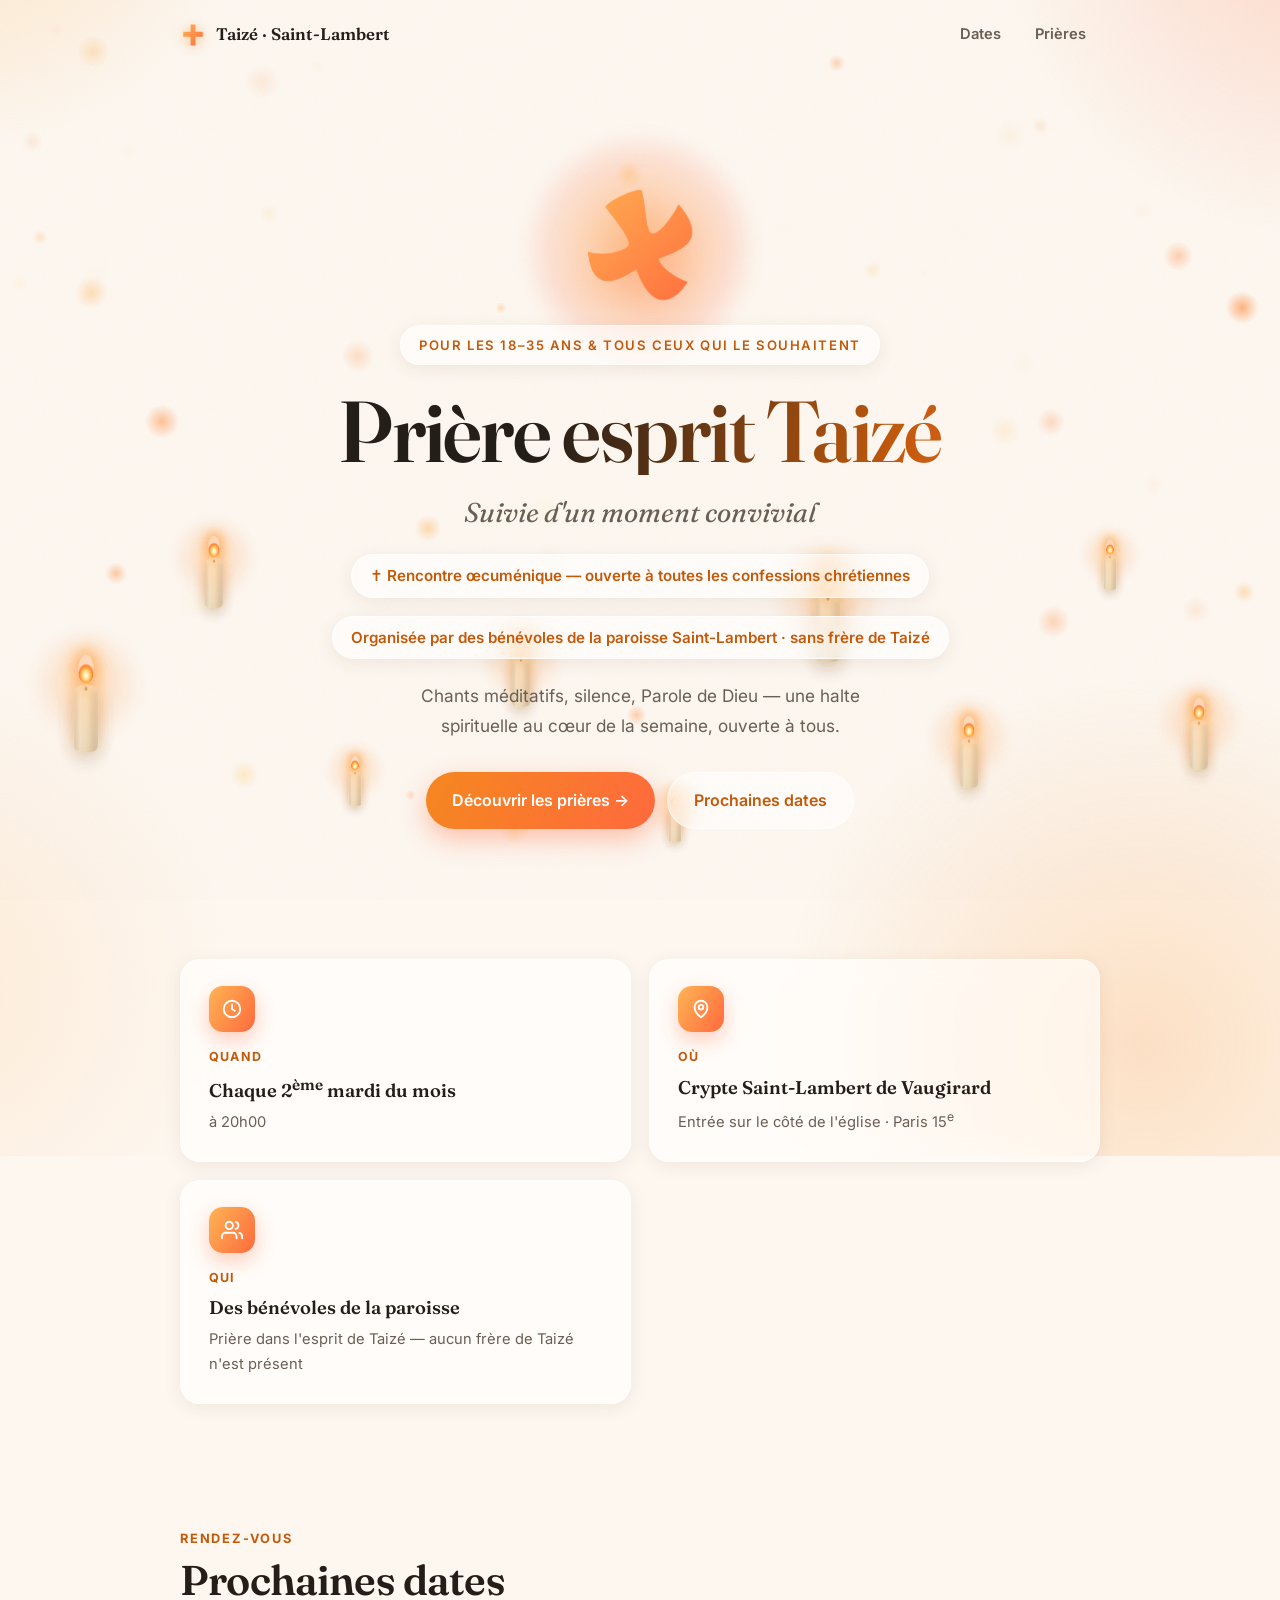
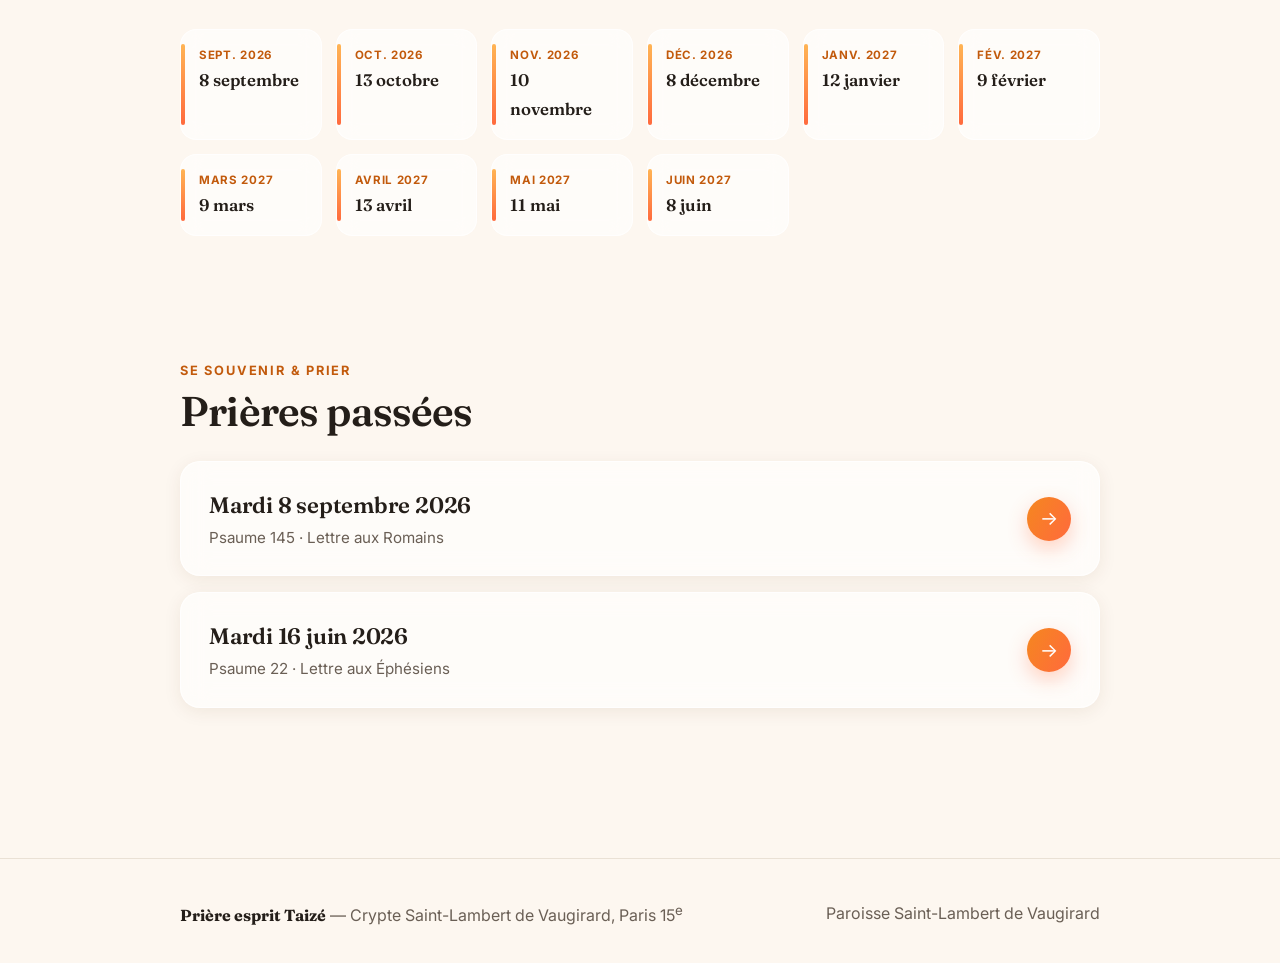
<file: index.html>
<!DOCTYPE html>
<html lang="fr">
<head>
<meta charset="UTF-8">
<meta name="viewport" content="width=device-width, initial-scale=1.0">
<title>Prière esprit Taizé – Saint-Lambert de Vaugirard</title>
<meta name="description" content="Prière dans l'esprit de Taizé à la Crypte Saint-Lambert de Vaugirard, chaque 2ème mardi du mois à 20h. Organisée par des bénévoles de la paroisse Saint-Lambert (sans frère de Taizé). Rencontre œcuménique, ouverte à tous : chants méditatifs, silence, Parole de Dieu.">
<meta name="theme-color" content="#F5871F">
<link rel="icon" href="data:image/svg+xml,%3Csvg xmlns='http://www.w3.org/2000/svg' viewBox='0 0 32 32'%3E%3Cpath fill='%23F5871F' d='M13 3h6v9h9v6h-9v11h-6V18H4v-6h9z'/%3E%3C/svg%3E">
<link rel="stylesheet" href="assets/style.css">
</head>
<body>
<div class="fx" aria-hidden="true">
  <canvas class="embers"></canvas>
  <span class="candle lg" style="left:6%;  top:78%"></span>
  <span class="candle"    style="left:16%; top:62%"></span>
  <span class="candle sm" style="left:27%; top:84%"></span>
  <span class="candle"    style="left:40%; top:73%"></span>
  <span class="candle sm" style="left:52%; top:88%"></span>
  <span class="candle lg" style="left:64%; top:68%"></span>
  <span class="candle"    style="left:75%; top:82%"></span>
  <span class="candle sm" style="left:86%; top:60%"></span>
  <span class="candle"    style="left:93%; top:80%"></span>
</div>


<nav class="nav" data-reveal>
  <a class="brand" href="index.html">
    <svg class="mark" viewBox="0 0 32 32" aria-hidden="true"><path fill="url(#g)" d="M13 3h6v9h9v6h-9v11h-6V18H4v-6h9z"/><defs><linearGradient id="g" x1="0" y1="0" x2="1" y2="1"><stop offset="0" stop-color="#FFB454"/><stop offset="1" stop-color="#FF6A3D"/></linearGradient></defs></svg>
    Taizé · Saint-Lambert
  </a>
  <div class="links">
    <a href="#dates">Dates</a>
    <a href="#prieres">Prières</a>
  </div>
</nav>

<header class="hero">
  <div class="halo" aria-hidden="true"></div>
  <div class="wrap">
    <img class="hero-cross" src="assets/taize-cross.png" width="140" height="140" alt="Croix de Taizé" data-reveal>
    <span class="eyebrow" data-reveal style="--d:60ms">Pour les 18–35 ans &amp; tous ceux qui le souhaitent</span>
    <h1 data-reveal style="--d:140ms">Prière esprit Taizé</h1>
    <p class="tagline" data-reveal style="--d:220ms">Suivie d'un moment convivial</p>
    <p class="ecumenical" data-reveal style="--d:260ms">✝ Rencontre œcuménique — ouverte à toutes les confessions chrétiennes</p>
    <p class="ecumenical" data-reveal style="--d:280ms">Organisée par des bénévoles de la paroisse Saint-Lambert · sans frère de Taizé</p>
    <p class="sub" data-reveal style="--d:300ms">Chants méditatifs, silence, Parole de Dieu&nbsp;— une halte spirituelle au cœur de la semaine, ouverte à tous.</p>
    <div class="hero-cta" data-reveal style="--d:380ms">
      <a class="btn btn-primary" href="#prieres">Découvrir les prières →</a>
      <a class="btn btn-ghost" href="#dates">Prochaines dates</a>
    </div>
  </div>
</header>

<main class="wrap">

  <section>
    <div class="info">
      <div class="card glass" data-reveal>
        <div class="ic" aria-hidden="true">
          <svg width="22" height="22" viewBox="0 0 24 24" fill="none" stroke="currentColor" stroke-width="2" stroke-linecap="round" stroke-linejoin="round"><circle cx="12" cy="12" r="9"/><path d="M12 7v5l3 2"/></svg>
        </div>
        <h3>Quand</h3>
        <p>Chaque 2<sup>ème</sup> mardi du mois<small>à 20h00</small></p>
      </div>
      <div class="card glass" data-reveal style="--d:90ms">
        <div class="ic" aria-hidden="true">
          <svg width="22" height="22" viewBox="0 0 24 24" fill="none" stroke="currentColor" stroke-width="2" stroke-linecap="round" stroke-linejoin="round"><path d="M12 21s-7-5.2-7-11a7 7 0 0 1 14 0c0 5.8-7 11-7 11z"/><circle cx="12" cy="10" r="2.5"/></svg>
        </div>
        <h3>Où</h3>
        <p>Crypte Saint-Lambert de Vaugirard<small>Entrée sur le côté de l'église · Paris 15<sup>e</sup></small></p>
      </div>
      <div class="card glass" data-reveal style="--d:180ms">
        <div class="ic" aria-hidden="true">
          <svg width="22" height="22" viewBox="0 0 24 24" fill="none" stroke="currentColor" stroke-width="2" stroke-linecap="round" stroke-linejoin="round"><path d="M17 21v-2a4 4 0 0 0-4-4H5a4 4 0 0 0-4 4v2"/><circle cx="9" cy="7" r="4"/><path d="M23 21v-2a4 4 0 0 0-3-3.87"/><path d="M16 3.13a4 4 0 0 1 0 7.75"/></svg>
        </div>
        <h3>Qui</h3>
        <p>Des bénévoles de la paroisse<small>Prière dans l'esprit de Taizé — aucun frère de Taizé n'est présent</small></p>
      </div>
    </div>
  </section>

  <section id="dates">
    <div class="section-head" data-reveal>
      <span class="kicker">Rendez-vous</span>
      <h2>Prochaines dates</h2>
    </div>
    <ul class="dates">
      <li data-reveal><span>Sept. 2026</span>8 septembre</li>
      <li data-reveal style="--d:60ms"><span>Oct. 2026</span>13 octobre</li>
      <li data-reveal style="--d:120ms"><span>Nov. 2026</span>10 novembre</li>
      <li data-reveal style="--d:180ms"><span>Déc. 2026</span>8 décembre</li>
      <li data-reveal style="--d:240ms"><span>Janv. 2027</span>12 janvier</li>
      <li data-reveal style="--d:300ms"><span>Fév. 2027</span>9 février</li>
      <li data-reveal><span>Mars 2027</span>9 mars</li>
      <li data-reveal style="--d:60ms"><span>Avril 2027</span>13 avril</li>
      <li data-reveal style="--d:120ms"><span>Mai 2027</span>11 mai</li>
      <li data-reveal style="--d:180ms"><span>Juin 2027</span>8 juin</li>
    </ul>
  </section>

  <section id="prieres">
    <div class="section-head" data-reveal>
      <span class="kicker">Se souvenir &amp; prier</span>
      <h2>Prières passées</h2>
    </div>
    <ul class="prayer-list">
      <li data-reveal>
        <a class="item" href="prieres/2026-09-08.html">
          <span class="txt">
            <strong>Mardi 8 septembre 2026</strong>
            <span class="meta">Psaume 145 · Lettre aux Romains</span>
          </span>
          <span class="arrow" aria-hidden="true">→</span>
        </a>
      </li>
      <li data-reveal style="--d:90ms">
        <a class="item" href="prieres/2026-06-16.html">
          <span class="txt">
            <strong>Mardi 16 juin 2026</strong>
            <span class="meta">Psaume 22 · Lettre aux Éphésiens</span>
          </span>
          <span class="arrow" aria-hidden="true">→</span>
        </a>
      </li>
    </ul>
  </section>

</main>

<footer class="site-footer">
  <div class="wrap">
    <span><strong>Prière esprit Taizé</strong> — Crypte Saint-Lambert de Vaugirard, Paris 15<sup>e</sup></span>
    <span>Paroisse Saint-Lambert de Vaugirard</span>
  </div>
</footer>

<script src="assets/app.js"></script>
</body>
</html>
</file>
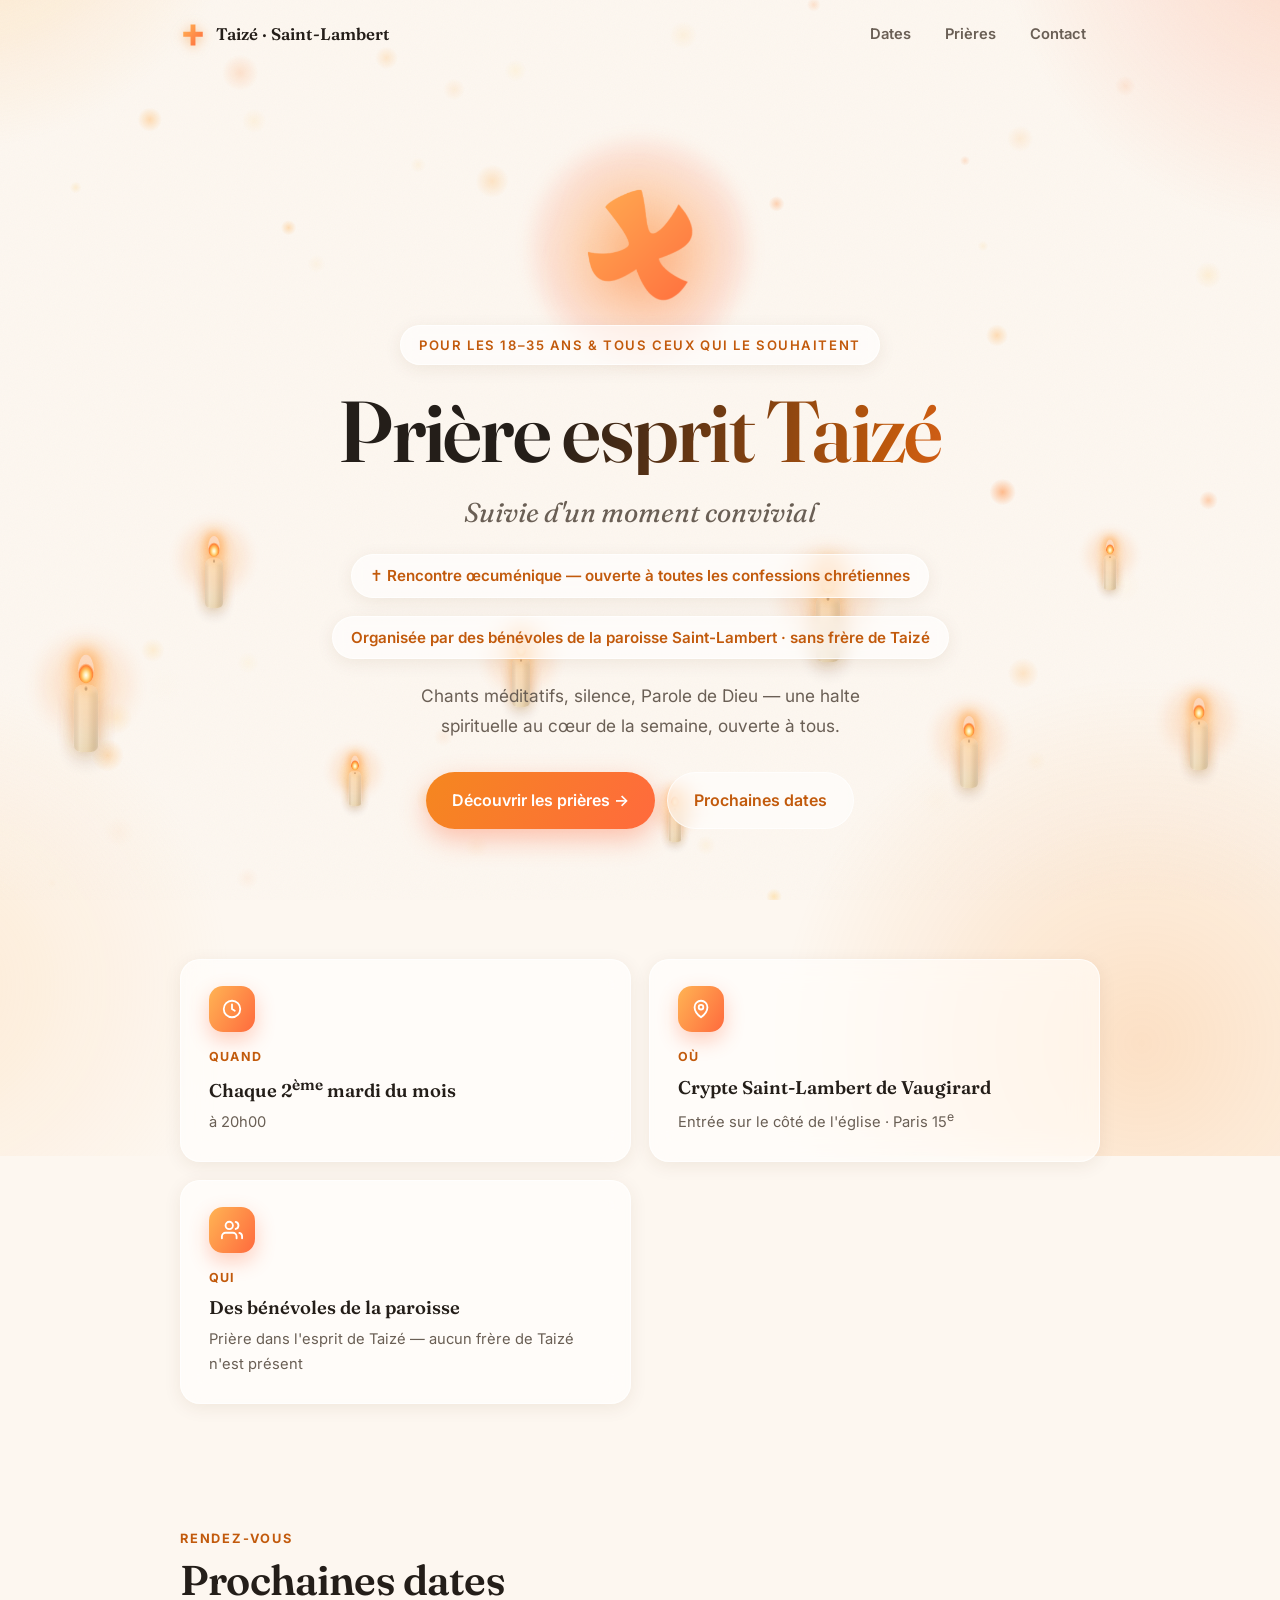
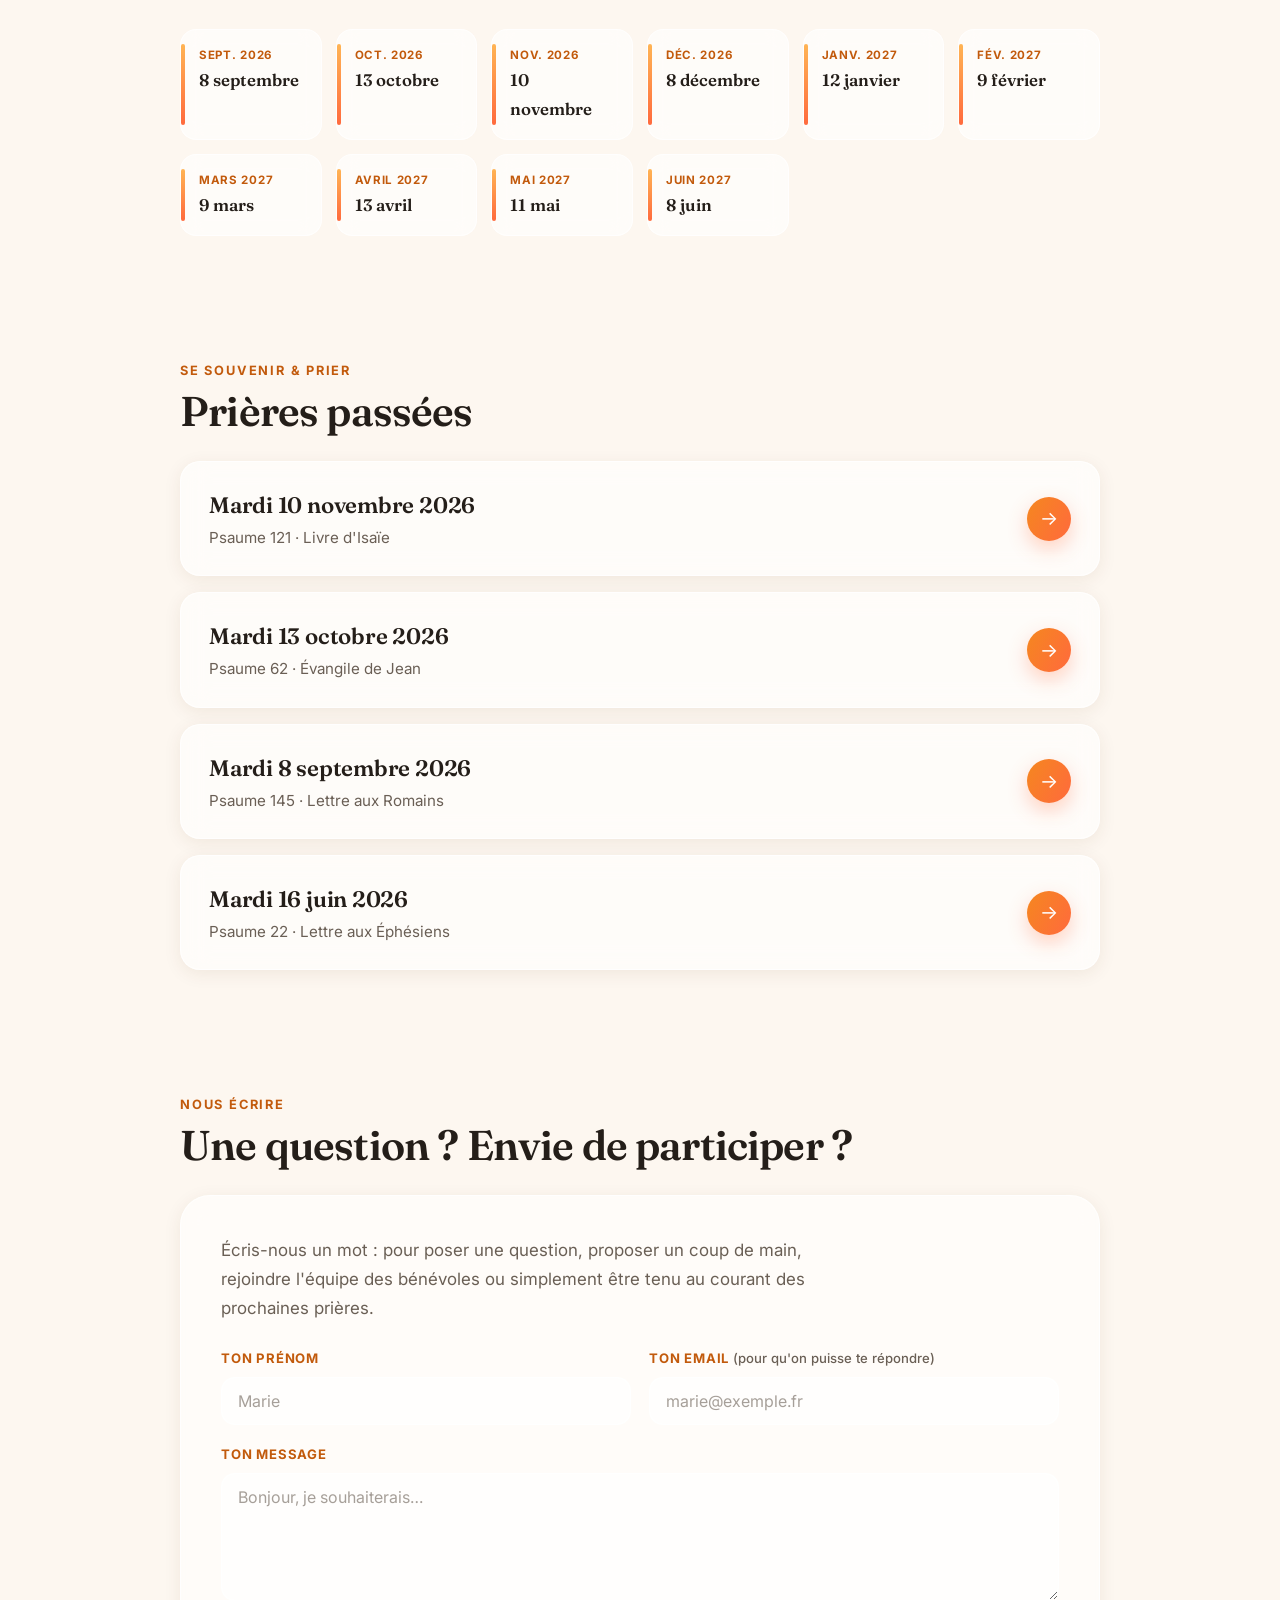
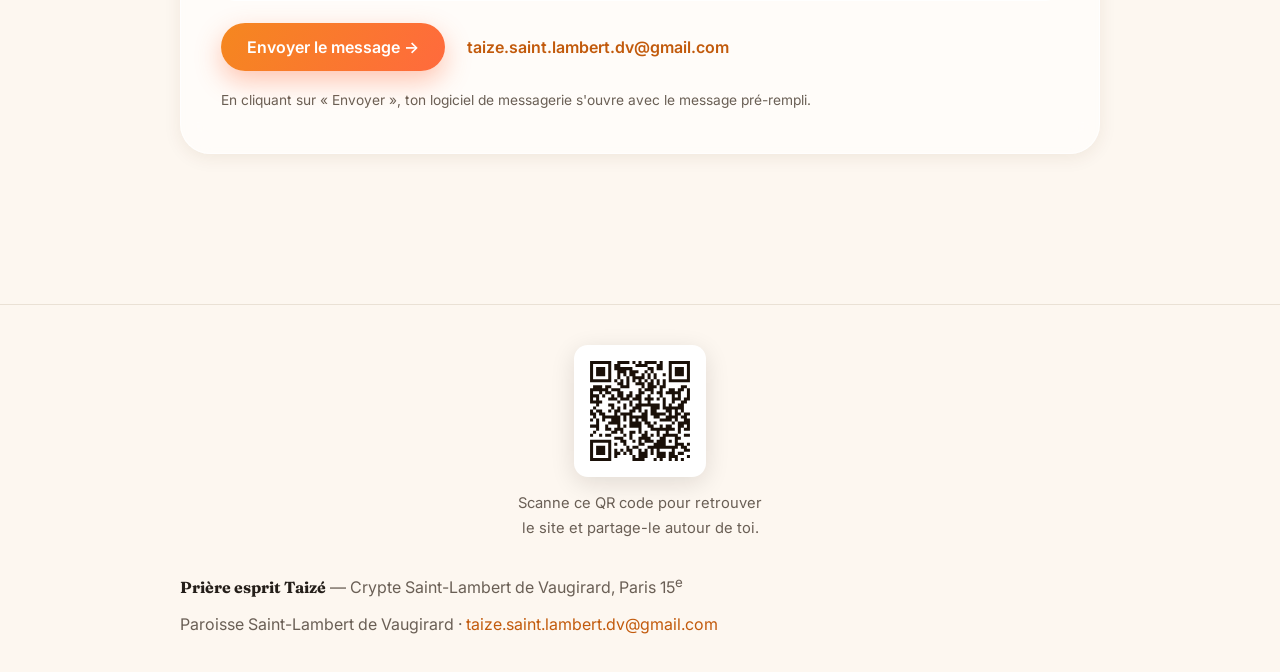
<file: site/index.html>
<!DOCTYPE html>
<html lang="fr">
<head>
<meta charset="UTF-8">
<meta name="viewport" content="width=device-width, initial-scale=1.0">
<title>Prière esprit Taizé – Saint-Lambert de Vaugirard</title>
<meta name="description" content="Prière dans l'esprit de Taizé à la Crypte Saint-Lambert de Vaugirard, chaque 2ème mardi du mois à 20h. Organisée par des bénévoles de la paroisse Saint-Lambert (sans frère de Taizé). Rencontre œcuménique, ouverte à tous : chants méditatifs, silence, Parole de Dieu.">
<meta name="theme-color" content="#F5871F">
<link rel="icon" href="data:image/svg+xml,%3Csvg xmlns='http://www.w3.org/2000/svg' viewBox='0 0 32 32'%3E%3Cpath fill='%23F5871F' d='M13 3h6v9h9v6h-9v11h-6V18H4v-6h9z'/%3E%3C/svg%3E">
<link rel="stylesheet" href="assets/style.css">
</head>
<body>
<div class="fx" aria-hidden="true">
  <canvas class="embers"></canvas>
  <span class="candle lg" style="left:6%;  top:78%"></span>
  <span class="candle"    style="left:16%; top:62%"></span>
  <span class="candle sm" style="left:27%; top:84%"></span>
  <span class="candle"    style="left:40%; top:73%"></span>
  <span class="candle sm" style="left:52%; top:88%"></span>
  <span class="candle lg" style="left:64%; top:68%"></span>
  <span class="candle"    style="left:75%; top:82%"></span>
  <span class="candle sm" style="left:86%; top:60%"></span>
  <span class="candle"    style="left:93%; top:80%"></span>
</div>


<nav class="nav" data-reveal>
  <a class="brand" href="index.html">
    <svg class="mark" viewBox="0 0 32 32" aria-hidden="true"><path fill="url(#g)" d="M13 3h6v9h9v6h-9v11h-6V18H4v-6h9z"/><defs><linearGradient id="g" x1="0" y1="0" x2="1" y2="1"><stop offset="0" stop-color="#FFB454"/><stop offset="1" stop-color="#FF6A3D"/></linearGradient></defs></svg>
    Taizé · Saint-Lambert
  </a>
  <div class="links">
    <a href="#dates">Dates</a>
    <a href="#prieres">Prières</a>
    <a href="#contact">Contact</a>
  </div>
</nav>

<header class="hero">
  <div class="halo" aria-hidden="true"></div>
  <div class="wrap">
    <img class="hero-cross" src="assets/taize-cross.png" width="140" height="140" alt="Croix de Taizé" data-reveal>
    <span class="eyebrow" data-reveal style="--d:60ms">Pour les 18–35 ans &amp; tous ceux qui le souhaitent</span>
    <h1 data-reveal style="--d:140ms">Prière esprit Taizé</h1>
    <p class="tagline" data-reveal style="--d:220ms">Suivie d'un moment convivial</p>
    <p class="ecumenical" data-reveal style="--d:260ms">✝ Rencontre œcuménique — ouverte à toutes les confessions chrétiennes</p>
    <p class="ecumenical" data-reveal style="--d:280ms">Organisée par des bénévoles de la paroisse Saint-Lambert · sans frère de Taizé</p>
    <p class="sub" data-reveal style="--d:300ms">Chants méditatifs, silence, Parole de Dieu&nbsp;— une halte spirituelle au cœur de la semaine, ouverte à tous.</p>
    <div class="hero-cta" data-reveal style="--d:380ms">
      <a class="btn btn-primary" href="#prieres">Découvrir les prières →</a>
      <a class="btn btn-ghost" href="#dates">Prochaines dates</a>
    </div>
  </div>
</header>

<main class="wrap">

  <section>
    <div class="info">
      <div class="card glass" data-reveal>
        <div class="ic" aria-hidden="true">
          <svg width="22" height="22" viewBox="0 0 24 24" fill="none" stroke="currentColor" stroke-width="2" stroke-linecap="round" stroke-linejoin="round"><circle cx="12" cy="12" r="9"/><path d="M12 7v5l3 2"/></svg>
        </div>
        <h3>Quand</h3>
        <p>Chaque 2<sup>ème</sup> mardi du mois<small>à 20h00</small></p>
      </div>
      <div class="card glass" data-reveal style="--d:90ms">
        <div class="ic" aria-hidden="true">
          <svg width="22" height="22" viewBox="0 0 24 24" fill="none" stroke="currentColor" stroke-width="2" stroke-linecap="round" stroke-linejoin="round"><path d="M12 21s-7-5.2-7-11a7 7 0 0 1 14 0c0 5.8-7 11-7 11z"/><circle cx="12" cy="10" r="2.5"/></svg>
        </div>
        <h3>Où</h3>
        <p>Crypte Saint-Lambert de Vaugirard<small>Entrée sur le côté de l'église · Paris 15<sup>e</sup></small></p>
      </div>
      <div class="card glass" data-reveal style="--d:180ms">
        <div class="ic" aria-hidden="true">
          <svg width="22" height="22" viewBox="0 0 24 24" fill="none" stroke="currentColor" stroke-width="2" stroke-linecap="round" stroke-linejoin="round"><path d="M17 21v-2a4 4 0 0 0-4-4H5a4 4 0 0 0-4 4v2"/><circle cx="9" cy="7" r="4"/><path d="M23 21v-2a4 4 0 0 0-3-3.87"/><path d="M16 3.13a4 4 0 0 1 0 7.75"/></svg>
        </div>
        <h3>Qui</h3>
        <p>Des bénévoles de la paroisse<small>Prière dans l'esprit de Taizé — aucun frère de Taizé n'est présent</small></p>
      </div>
    </div>
  </section>

  <section id="dates">
    <div class="section-head" data-reveal>
      <span class="kicker">Rendez-vous</span>
      <h2>Prochaines dates</h2>
    </div>
    <ul class="dates">
      <li data-reveal><span>Sept. 2026</span>8 septembre</li>
      <li data-reveal style="--d:60ms"><span>Oct. 2026</span>13 octobre</li>
      <li data-reveal style="--d:120ms"><span>Nov. 2026</span>10 novembre</li>
      <li data-reveal style="--d:180ms"><span>Déc. 2026</span>8 décembre</li>
      <li data-reveal style="--d:240ms"><span>Janv. 2027</span>12 janvier</li>
      <li data-reveal style="--d:300ms"><span>Fév. 2027</span>9 février</li>
      <li data-reveal><span>Mars 2027</span>9 mars</li>
      <li data-reveal style="--d:60ms"><span>Avril 2027</span>13 avril</li>
      <li data-reveal style="--d:120ms"><span>Mai 2027</span>11 mai</li>
      <li data-reveal style="--d:180ms"><span>Juin 2027</span>8 juin</li>
    </ul>
  </section>

  <section id="prieres">
    <div class="section-head" data-reveal>
      <span class="kicker">Se souvenir &amp; prier</span>
      <h2>Prières passées</h2>
    </div>
    <ul class="prayer-list">
      <li data-reveal>
        <a class="item" href="prieres/2026-11-10.html">
          <span class="txt">
            <strong>Mardi 10 novembre 2026</strong>
            <span class="meta">Psaume 121 · Livre d'Isaïe</span>
          </span>
          <span class="arrow" aria-hidden="true">→</span>
        </a>
      </li>
      <li data-reveal style="--d:90ms">
        <a class="item" href="prieres/2026-10-13.html">
          <span class="txt">
            <strong>Mardi 13 octobre 2026</strong>
            <span class="meta">Psaume 62 · Évangile de Jean</span>
          </span>
          <span class="arrow" aria-hidden="true">→</span>
        </a>
      </li>
      <li data-reveal style="--d:180ms">
        <a class="item" href="prieres/2026-09-08.html">
          <span class="txt">
            <strong>Mardi 8 septembre 2026</strong>
            <span class="meta">Psaume 145 · Lettre aux Romains</span>
          </span>
          <span class="arrow" aria-hidden="true">→</span>
        </a>
      </li>
      <li data-reveal style="--d:270ms">
        <a class="item" href="prieres/2026-06-16.html">
          <span class="txt">
            <strong>Mardi 16 juin 2026</strong>
            <span class="meta">Psaume 22 · Lettre aux Éphésiens</span>
          </span>
          <span class="arrow" aria-hidden="true">→</span>
        </a>
      </li>
    </ul>
  </section>

  <section id="contact">
    <div class="section-head" data-reveal>
      <span class="kicker">Nous écrire</span>
      <h2>Une question&nbsp;? Envie de participer&nbsp;?</h2>
    </div>
    <div class="contact glass" data-reveal>
      <p class="contact-intro">Écris-nous un mot&nbsp;: pour poser une question, proposer un coup de main, rejoindre l'équipe des bénévoles ou simplement être tenu au courant des prochaines prières.</p>
      <form class="contact-form" id="contact-form" novalidate>
        <div class="field">
          <label for="cf-name">Ton prénom</label>
          <input type="text" id="cf-name" name="name" autocomplete="name" placeholder="Marie">
        </div>
        <div class="field">
          <label for="cf-email">Ton email <span class="opt">(pour qu'on puisse te répondre)</span></label>
          <input type="email" id="cf-email" name="email" autocomplete="email" placeholder="marie@exemple.fr">
        </div>
        <div class="field field-full">
          <label for="cf-message">Ton message</label>
          <textarea id="cf-message" name="message" rows="5" placeholder="Bonjour, je souhaiterais…"></textarea>
        </div>
        <div class="contact-actions field-full">
          <button type="submit" class="btn btn-primary">Envoyer le message →</button>
          <a class="contact-mail" href="mailto:taize.saint.lambert.dv@gmail.com">taize.saint.lambert.dv@gmail.com</a>
        </div>
        <p class="contact-note field-full">En cliquant sur « Envoyer », ton logiciel de messagerie s'ouvre avec le message pré-rempli.</p>
      </form>
    </div>
  </section>

</main>

<footer class="site-footer">
  <div class="wrap qr-block">
    <img src="assets/qr-site.svg" width="132" height="132" alt="QR code vers le site de la prière esprit Taizé : tdebroc.github.io/taize-saint-lambert">
    <p>Scanne ce QR code pour retrouver le site et partage-le autour de toi.</p>
  </div>
  <div class="wrap">
    <span><strong>Prière esprit Taizé</strong> — Crypte Saint-Lambert de Vaugirard, Paris 15<sup>e</sup></span>
    <span>Paroisse Saint-Lambert de Vaugirard · <a href="mailto:taize.saint.lambert.dv@gmail.com">taize.saint.lambert.dv@gmail.com</a></span>
  </div>
</footer>

<script src="assets/app.js"></script>
</body>
</html>
</file>
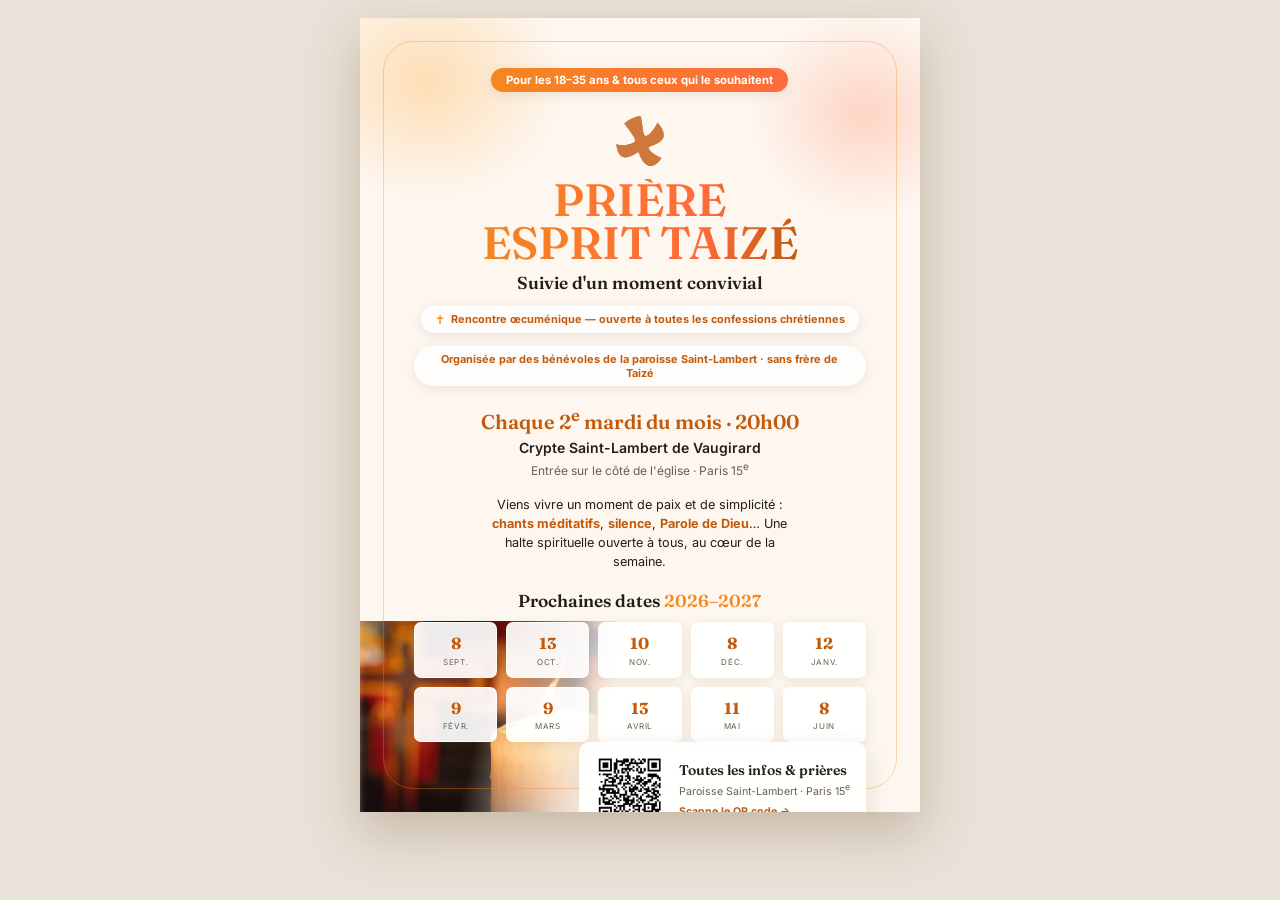
<file: flyer-priere-taize.html>
<!DOCTYPE html>
<html lang="fr">
<head>
<meta charset="UTF-8">
<meta name="viewport" content="width=device-width, initial-scale=1.0">
<title>Flyer – Prière esprit Taizé (éditable)</title>
<!--
  FLYER ÉDITABLE (A5) — Prière esprit Taizé, Saint-Lambert de Vaugirard
  -----------------------------------------------------------------
  • Tout le texte est modifiable directement dans ce fichier.
  • Impression : ouvrir dans un navigateur → Imprimer (Cmd/Ctrl + P)
      - Format : A5  ·  Marges : Aucune  ·  Cochez « Graphismes d'arrière-plan »
  • Astuce : 2 flyers A5 tiennent sur une feuille A4 (impression « 2 pages par feuille »).
  • Images (même dossier) : "Taize cross .png", "bougies photo.png", "qr_code_to_website.png"
-->
<link rel="preconnect" href="https://fonts.googleapis.com">
<link rel="preconnect" href="https://fonts.gstatic.com" crossorigin>
<link href="https://fonts.googleapis.com/css2?family=Fraunces:opsz,wght@9..144,400;9..144,500;9..144,600;9..144,700&family=Inter:wght@400;500;600;700&display=swap" rel="stylesheet">
<style>
  :root {
    --orange: #F5871F;
    --orange-2: #FF6A3D;
    --orange-dark: #C25A0C;
    --cream: #FDF7F0;
    --ink: #241E19;
    --ink-soft: #6A5F55;
    --glass: rgba(255,255,255,0.72);
    --glass-brd: rgba(255,255,255,0.8);
    --shadow-sm: 0 3px 12px rgba(90,55,15,0.10);
    --shadow-md: 0 8px 26px rgba(90,55,15,0.14);
  }

  * { box-sizing: border-box; margin: 0; padding: 0;
      -webkit-print-color-adjust: exact; print-color-adjust: exact; }

  html, body {
    background: #e9e2d8;
    font-family: "Inter", system-ui, -apple-system, "Segoe UI", sans-serif;
    color: var(--ink);
    -webkit-font-smoothing: antialiased;
  }

  @page { size: A5; margin: 0; }

  body { display: flex; justify-content: center; padding: 18px; }

  .flyer {
    position: relative;
    width: 148mm;
    height: 210mm;
    background:
      radial-gradient(40% 24% at 12% 8%, rgba(255,180,84,0.38), transparent 62%),
      radial-gradient(34% 22% at 90% 12%, rgba(255,106,61,0.24), transparent 60%),
      var(--cream);
    overflow: hidden;
    box-shadow: 0 20px 50px rgba(90,55,15,0.25);
  }

  .frame {
    position: absolute;
    inset: 6mm;
    z-index: 2;
    border: 1.5px solid rgba(245,135,31,0.35);
    border-radius: 8mm;
    padding: 7mm 8mm;
    display: flex;
    flex-direction: column;
    align-items: center;
    text-align: center;
  }

  .pill {
    background: linear-gradient(100deg, var(--orange), var(--orange-2));
    color: #fff;
    font-weight: 700;
    font-size: 8.5pt;
    padding: 5px 15px;
    border-radius: 999px;
    box-shadow: var(--shadow-sm);
  }

  .cross { width: 16mm; height: auto; margin: 5mm 0 2mm; }

  h1 {
    font-family: "Fraunces", serif;
    font-weight: 600;
    font-size: 34pt;
    line-height: 0.94;
    background: linear-gradient(96deg, var(--orange) 0%, var(--orange-2) 70%, var(--orange-dark) 100%);
    -webkit-background-clip: text;
    background-clip: text;
    color: transparent;
    text-transform: uppercase;
  }

  .tagline {
    font-family: "Fraunces", serif;
    font-weight: 600;
    font-size: 13pt;
    margin-top: 2mm;
  }

  .ecumenical {
    margin-top: 3.5mm;
    display: inline-flex;
    align-items: center;
    gap: 6px;
    background: var(--glass);
    border: 1px solid var(--glass-brd);
    box-shadow: var(--shadow-sm);
    border-radius: 999px;
    padding: 5px 13px;
    font-weight: 700;
    font-size: 8.2pt;
    color: var(--orange-dark);
  }
  .ecumenical .x { color: var(--orange); font-size: 9pt; }

  .when {
    margin-top: 5mm;
    font-family: "Fraunces", serif;
    font-weight: 600;
    font-size: 15pt;
    color: var(--orange-dark);
    line-height: 1.2;
  }
  .where { margin-top: 1.5mm; font-size: 10.5pt; color: var(--ink); font-weight: 600; }
  .where small { display: block; font-weight: 400; color: var(--ink-soft); font-size: 9pt; margin-top: 1mm; }

  .lead {
    margin-top: 4.5mm;
    max-width: 40ch;
    font-size: 9.5pt;
    line-height: 1.5;
  }
  .lead b { color: var(--orange-dark); }

  .dates-head {
    margin-top: 5mm;
    font-family: "Fraunces", serif;
    font-weight: 600;
    font-size: 13pt;
  }
  .dates-head .year { color: var(--orange); }
  .dates {
    margin-top: 3mm;
    display: grid;
    grid-template-columns: repeat(5, 1fr);
    gap: 2.4mm;
    width: 100%;
  }
  .chip {
    background: rgba(255,255,255,0.92);
    border: 1px solid var(--glass-brd);
    border-radius: 7px;
    box-shadow: var(--shadow-sm);
    padding: 2.6mm 1mm;
  }
  .chip .d { font-family: "Fraunces", serif; font-weight: 700; font-size: 12pt; color: var(--orange-dark); line-height: 1; }
  .chip .m { display: block; margin-top: 1mm; font-size: 6pt; letter-spacing: .08em; text-transform: uppercase; color: var(--ink-soft); }

  .candle {
    position: absolute;
    left: 0; bottom: 0;
    z-index: 1;
    width: 46%;
    height: 24%;
    object-fit: cover;
    object-position: center;
    -webkit-mask-image: linear-gradient(105deg, #000 48%, transparent 88%);
    mask-image: linear-gradient(105deg, #000 48%, transparent 88%);
    opacity: .95;
  }

  .qr-block {
    margin-top: auto;
    align-self: flex-end;
    display: flex;
    align-items: center;
    gap: 4mm;
    background: rgba(255,255,255,0.92);
    border: 1px solid var(--glass-brd);
    box-shadow: var(--shadow-md);
    border-radius: 10px;
    padding: 3.5mm 4mm;
  }
  .qr-block img { width: 18mm; height: 18mm; border-radius: 4px; }
  .qr-block .t { text-align: left; }
  .qr-block .t strong { font-family: "Fraunces", serif; font-weight: 600; font-size: 10.5pt; display: block; }
  .qr-block .t span { color: var(--ink-soft); font-size: 8pt; }
  .qr-block .t .cta { color: var(--orange-dark); font-weight: 700; }

  @media print {
    html, body { padding: 0; background: #fff; -webkit-print-color-adjust: exact; print-color-adjust: exact; }
    .flyer { box-shadow: none; }
  }
</style>
</head>
<body>
  <div class="flyer">
    <div class="frame">

      <div class="pill">Pour les 18–35 ans &amp; tous ceux qui le souhaitent</div>

      <img class="cross" src="Taize cross .png" alt="Croix de Taizé">

      <h1>Prière<br>esprit Taizé</h1>
      <div class="tagline">Suivie d'un moment convivial</div>

      <div class="ecumenical"><span class="x">✝</span> Rencontre œcuménique — ouverte à toutes les confessions chrétiennes</div>
      <div class="ecumenical">Organisée par des bénévoles de la paroisse Saint-Lambert · sans frère de Taizé</div>

      <div class="when">Chaque 2<sup>e</sup> mardi du mois · 20h00</div>
      <div class="where">Crypte Saint-Lambert de Vaugirard
        <small>Entrée sur le côté de l'église · Paris 15<sup>e</sup></small>
      </div>

      <p class="lead">Viens vivre un moment de paix et de simplicité : <b>chants méditatifs</b>, <b>silence</b>, <b>Parole de Dieu</b>… Une halte spirituelle ouverte à tous, au cœur de la semaine.</p>

      <div class="dates-head">Prochaines dates <span class="year">2026–2027</span></div>
      <div class="dates">
        <div class="chip"><span class="d">8</span><span class="m">Sept.</span></div>
        <div class="chip"><span class="d">13</span><span class="m">Oct.</span></div>
        <div class="chip"><span class="d">10</span><span class="m">Nov.</span></div>
        <div class="chip"><span class="d">8</span><span class="m">Déc.</span></div>
        <div class="chip"><span class="d">12</span><span class="m">Janv.</span></div>
        <div class="chip"><span class="d">9</span><span class="m">Févr.</span></div>
        <div class="chip"><span class="d">9</span><span class="m">Mars</span></div>
        <div class="chip"><span class="d">13</span><span class="m">Avril</span></div>
        <div class="chip"><span class="d">11</span><span class="m">Mai</span></div>
        <div class="chip"><span class="d">8</span><span class="m">Juin</span></div>
      </div>

      <div class="qr-block">
        <img src="qr_code_to_website.png" alt="QR code vers le site">
        <div class="t">
          <strong>Toutes les infos &amp; prières</strong>
          <span>Paroisse Saint-Lambert · Paris 15<sup>e</sup></span><br>
          <span class="cta">Scanne le QR code →</span>
        </div>
      </div>

    </div>
    <img class="candle" src="bougies photo.png" alt="">
  </div>
</body>
</html>
</file>
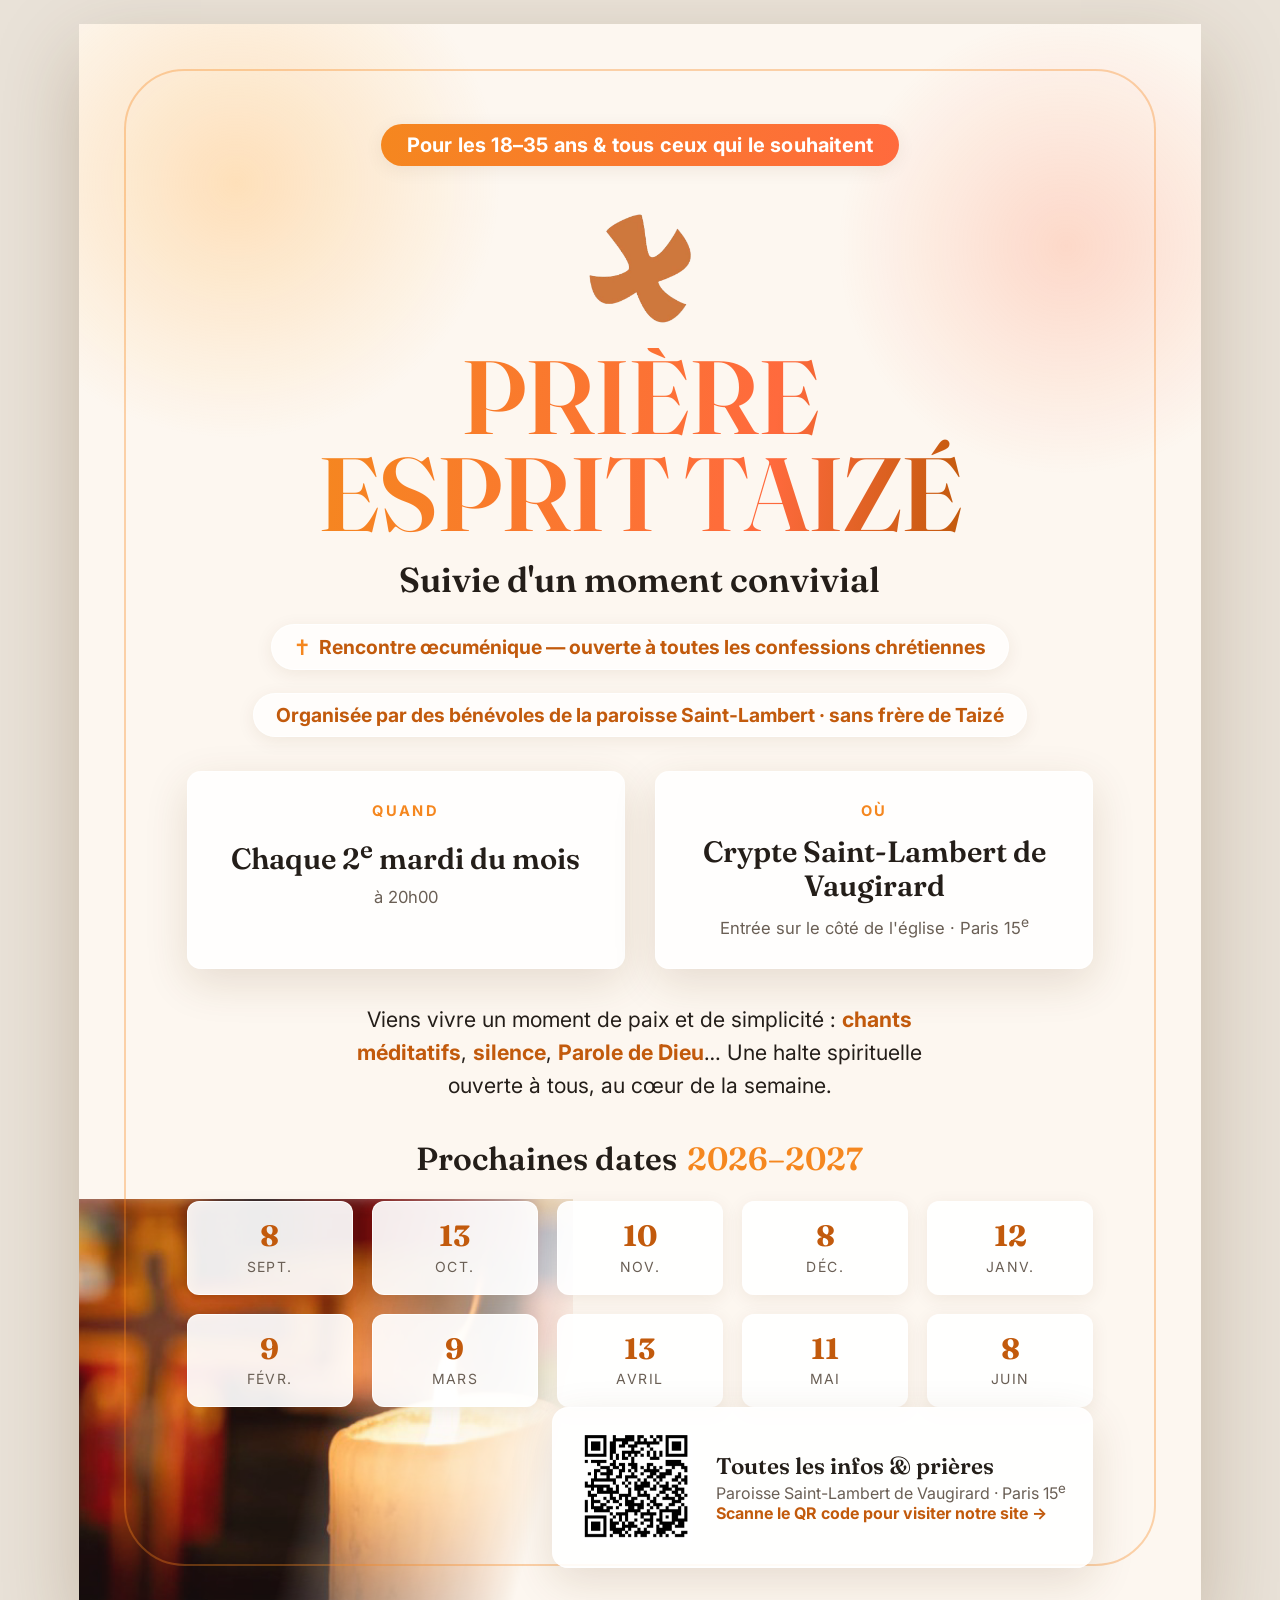
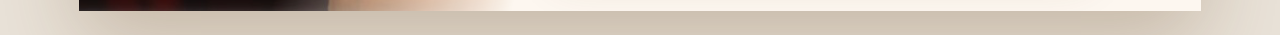
<file: poster-priere-taize.html>
<!DOCTYPE html>
<html lang="fr">
<head>
<meta charset="UTF-8">
<meta name="viewport" content="width=device-width, initial-scale=1.0">
<title>Poster – Prière esprit Taizé (éditable)</title>
<!--
  POSTER / FLYER ÉDITABLE — Prière esprit Taizé, Saint-Lambert de Vaugirard
  ---------------------------------------------------------------------
  • Tout le texte est modifiable directement dans ce fichier.
  • Pour imprimer : ouvrir dans un navigateur → Imprimer (Cmd/Ctrl + P)
      - Format : A3 (ou A2, voir la règle @page ci-dessous)
      - Marges : Aucune  ·  Cochez « Graphismes d'arrière-plan »
  • Images utilisées (dans le même dossier) :
      "Taize cross .png", "bougies photo.png", "qr_code_to_website.png"
-->
<link rel="preconnect" href="https://fonts.googleapis.com">
<link rel="preconnect" href="https://fonts.gstatic.com" crossorigin>
<link href="https://fonts.googleapis.com/css2?family=Fraunces:opsz,wght@9..144,400;9..144,500;9..144,600;9..144,700&family=Inter:wght@400;500;600;700&display=swap" rel="stylesheet">
<style>
  :root {
    --orange: #F5871F;
    --orange-2: #FF6A3D;
    --amber: #FFB454;
    --orange-dark: #C25A0C;
    --cream: #FDF7F0;
    --ink: #241E19;
    --ink-soft: #6A5F55;
    --glass: rgba(255,255,255,0.72);
    --glass-brd: rgba(255,255,255,0.8);
    --shadow-sm: 0 4px 18px rgba(90,55,15,0.08);
    --shadow-md: 0 14px 44px rgba(90,55,15,0.14);
  }

  * { box-sizing: border-box; margin: 0; padding: 0;
      -webkit-print-color-adjust: exact; print-color-adjust: exact; }

  html, body {
    background: #e9e2d8;
    font-family: "Inter", system-ui, -apple-system, "Segoe UI", sans-serif;
    color: var(--ink);
    -webkit-font-smoothing: antialiased;
  }

  /* ---- Format d'impression : A3 par défaut. Pour A2, remplacez "A3" par "A2". ---- */
  @page { size: A3; margin: 0; }

  /* Aperçu écran : on centre le poster */
  body { display: flex; justify-content: center; padding: 24px; }

  .poster {
    position: relative;
    width: 297mm;              /* A3 portrait — passez à 420mm pour A2 */
    height: 420mm;             /* A3 portrait — passez à 594mm pour A2 */
    background:
      radial-gradient(38% 26% at 14% 10%, rgba(255,180,84,0.35), transparent 62%),
      radial-gradient(34% 24% at 88% 14%, rgba(255,106,61,0.22), transparent 60%),
      var(--cream);
    overflow: hidden;
    box-shadow: 0 30px 80px rgba(90,55,15,0.25);
  }

  /* Cadre arrondi intérieur */
  .frame {
    position: absolute;
    inset: 12mm;
    z-index: 2;
    border: 2px solid rgba(245,135,31,0.35);
    border-radius: 16mm;
    padding: 14mm 16mm;
    display: flex;
    flex-direction: column;
    align-items: center;
    text-align: center;
  }

  /* Bandeau public */
  .pill {
    background: linear-gradient(100deg, var(--orange), var(--orange-2));
    color: #fff;
    font-weight: 700;
    font-size: 15pt;
    letter-spacing: .01em;
    padding: 9px 26px;
    border-radius: 999px;
    box-shadow: var(--shadow-sm);
  }

  .cross { width: 34mm; height: auto; margin: 10mm 0 4mm; }

  h1 {
    font-family: "Fraunces", serif;
    font-weight: 600;
    font-size: 78pt;
    line-height: 0.94;
    letter-spacing: -0.01em;
    background: linear-gradient(96deg, var(--orange) 0%, var(--orange-2) 70%, var(--orange-dark) 100%);
    -webkit-background-clip: text;
    background-clip: text;
    color: transparent;
    text-transform: uppercase;
  }

  .tagline {
    font-family: "Fraunces", serif;
    font-weight: 600;
    font-size: 26pt;
    color: var(--ink);
    margin-top: 4mm;
  }

  /* Mention œcuménique */
  .ecumenical {
    margin-top: 6mm;
    display: inline-flex;
    align-items: center;
    gap: 8px;
    background: var(--glass);
    border: 1px solid var(--glass-brd);
    box-shadow: var(--shadow-sm);
    border-radius: 999px;
    padding: 9px 22px;
    font-weight: 700;
    font-size: 14.5pt;
    color: var(--orange-dark);
  }
  .ecumenical .x { color: var(--orange); font-size: 16pt; }

  /* Cartes Quand / Où */
  .cards {
    display: grid;
    grid-template-columns: 1fr 1fr;
    gap: 8mm;
    width: 100%;
    margin-top: 9mm;
  }
  .card {
    background: rgba(255,255,255,0.85);
    border: 1px solid var(--glass-brd);
    border-radius: 14px;
    box-shadow: var(--shadow-md);
    padding: 8mm 6mm;
  }
  .card .label {
    font-weight: 700;
    letter-spacing: .16em;
    text-transform: uppercase;
    font-size: 11pt;
    color: var(--orange);
  }
  .card .big {
    font-family: "Fraunces", serif;
    font-weight: 600;
    font-size: 22pt;
    line-height: 1.15;
    margin-top: 4mm;
  }
  .card small { display: block; margin-top: 3mm; color: var(--ink-soft); font-size: 12.5pt; }

  .lead {
    margin-top: 9mm;
    max-width: 46ch;
    font-size: 16pt;
    line-height: 1.55;
    color: var(--ink);
  }
  .lead b { color: var(--orange-dark); }

  /* Dates */
  .dates-head {
    display: flex; align-items: center; gap: 10px;
    margin-top: 10mm;
    font-family: "Fraunces", serif;
    font-weight: 600;
    font-size: 24pt;
  }
  .dates-head .year { color: var(--orange); }
  .dates {
    margin-top: 6mm;
    display: grid;
    grid-template-columns: repeat(5, 1fr);
    gap: 5mm;
    width: 100%;
  }
  .chip {
    background: rgba(255,255,255,0.92);
    border: 1px solid var(--glass-brd);
    border-radius: 12px;
    box-shadow: var(--shadow-sm);
    padding: 5mm 2mm;
  }
  .chip .d { font-family: "Fraunces", serif; font-weight: 700; font-size: 22pt; color: var(--orange-dark); line-height: 1; }
  .chip .m { display: block; margin-top: 2mm; font-size: 10.5pt; letter-spacing: .1em; text-transform: uppercase; color: var(--ink-soft); }

  /* Photo bougie en bas */
  .candle {
    position: absolute;
    left: 0; bottom: 0;
    z-index: 1;
    width: 44%;
    height: 26%;
    object-fit: cover;
    object-position: center;
    -webkit-mask-image: linear-gradient(105deg, #000 50%, transparent 90%);
    mask-image: linear-gradient(105deg, #000 50%, transparent 90%);
    opacity: .95;
  }

  /* Bloc QR */
  .qr-block {
    margin-top: auto;
    align-self: flex-end;
    display: flex;
    align-items: center;
    gap: 6mm;
    background: rgba(255,255,255,0.9);
    border: 1px solid var(--glass-brd);
    border-radius: 16px;
    box-shadow: var(--shadow-md);
    padding: 6mm 7mm;
  }
  .qr-block img { width: 30mm; height: 30mm; border-radius: 6px; }
  .qr-block .t { text-align: left; }
  .qr-block .t strong { font-family: "Fraunces", serif; font-weight: 600; font-size: 17pt; display: block; }
  .qr-block .t span { color: var(--ink-soft); font-size: 12pt; }
  .qr-block .t .cta { color: var(--orange-dark); font-weight: 700; }

  @media print {
    html, body { padding: 0; background: #fff; -webkit-print-color-adjust: exact; print-color-adjust: exact; }
    .poster { box-shadow: none; }
  }
</style>
</head>
<body>
  <div class="poster">
    <div class="frame">

      <div class="pill">Pour les 18–35 ans &amp; tous ceux qui le souhaitent</div>

      <img class="cross" src="Taize cross .png" alt="Croix de Taizé">

      <h1>Prière<br>esprit Taizé</h1>
      <div class="tagline">Suivie d'un moment convivial</div>

      <div class="ecumenical"><span class="x">✝</span> Rencontre œcuménique — ouverte à toutes les confessions chrétiennes</div>
      <div class="ecumenical">Organisée par des bénévoles de la paroisse Saint-Lambert · sans frère de Taizé</div>

      <div class="cards">
        <div class="card">
          <div class="label">Quand</div>
          <div class="big">Chaque 2<sup>e</sup> mardi du mois</div>
          <small>à 20h00</small>
        </div>
        <div class="card">
          <div class="label">Où</div>
          <div class="big">Crypte Saint-Lambert de Vaugirard</div>
          <small>Entrée sur le côté de l'église · Paris 15<sup>e</sup></small>
        </div>
      </div>

      <p class="lead">Viens vivre un moment de paix et de simplicité : <b>chants méditatifs</b>, <b>silence</b>, <b>Parole de Dieu</b>… Une halte spirituelle ouverte à tous, au cœur de la semaine.</p>

      <div class="dates-head">Prochaines dates <span class="year">2026–2027</span></div>
      <div class="dates">
        <div class="chip"><span class="d">8</span><span class="m">Sept.</span></div>
        <div class="chip"><span class="d">13</span><span class="m">Oct.</span></div>
        <div class="chip"><span class="d">10</span><span class="m">Nov.</span></div>
        <div class="chip"><span class="d">8</span><span class="m">Déc.</span></div>
        <div class="chip"><span class="d">12</span><span class="m">Janv.</span></div>
        <div class="chip"><span class="d">9</span><span class="m">Févr.</span></div>
        <div class="chip"><span class="d">9</span><span class="m">Mars</span></div>
        <div class="chip"><span class="d">13</span><span class="m">Avril</span></div>
        <div class="chip"><span class="d">11</span><span class="m">Mai</span></div>
        <div class="chip"><span class="d">8</span><span class="m">Juin</span></div>
      </div>

      <div class="qr-block">
        <img src="qr_code_to_website.png" alt="QR code vers le site">
        <div class="t">
          <strong>Toutes les infos &amp; prières</strong>
          <span>Paroisse Saint-Lambert de Vaugirard · Paris 15<sup>e</sup></span><br>
          <span class="cta">Scanne le QR code pour visiter notre site →</span>
        </div>
      </div>

    </div>
    <img class="candle" src="bougies photo.png" alt="">
  </div>
</body>
</html>
</file>
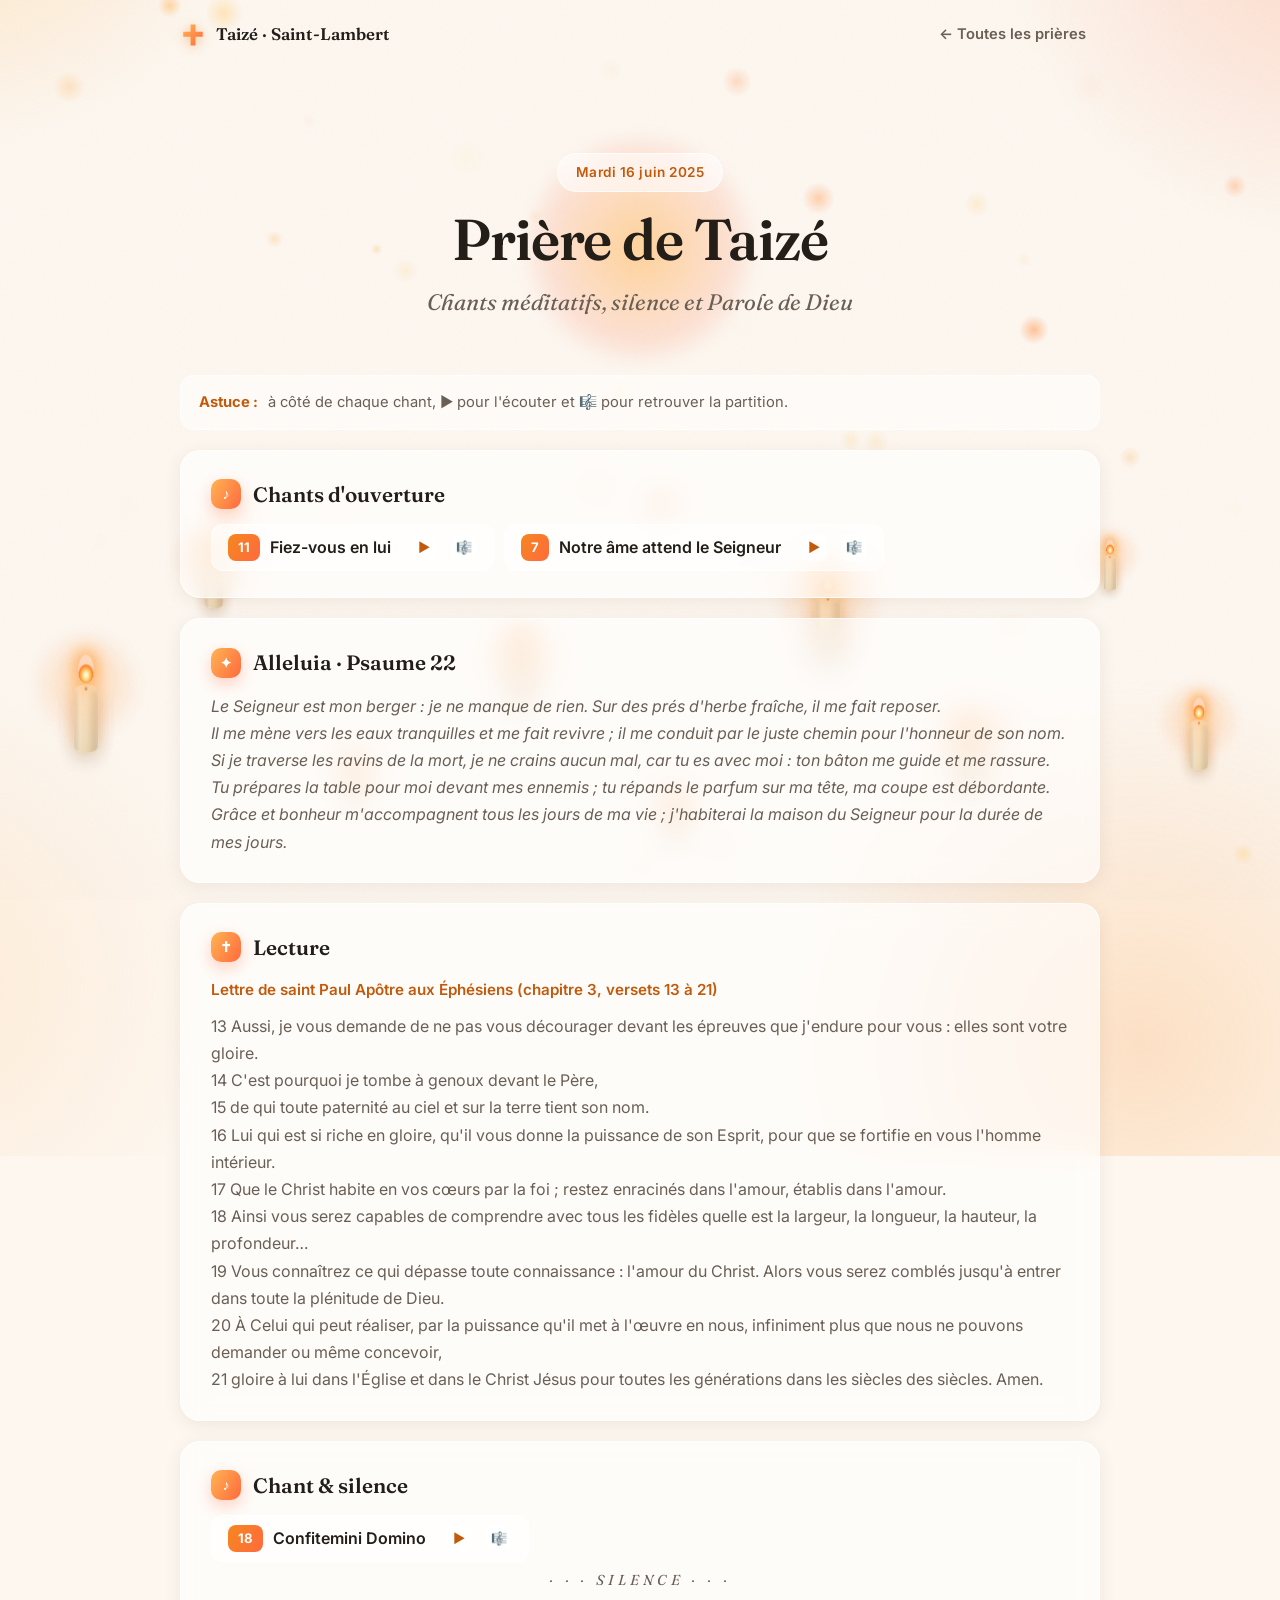
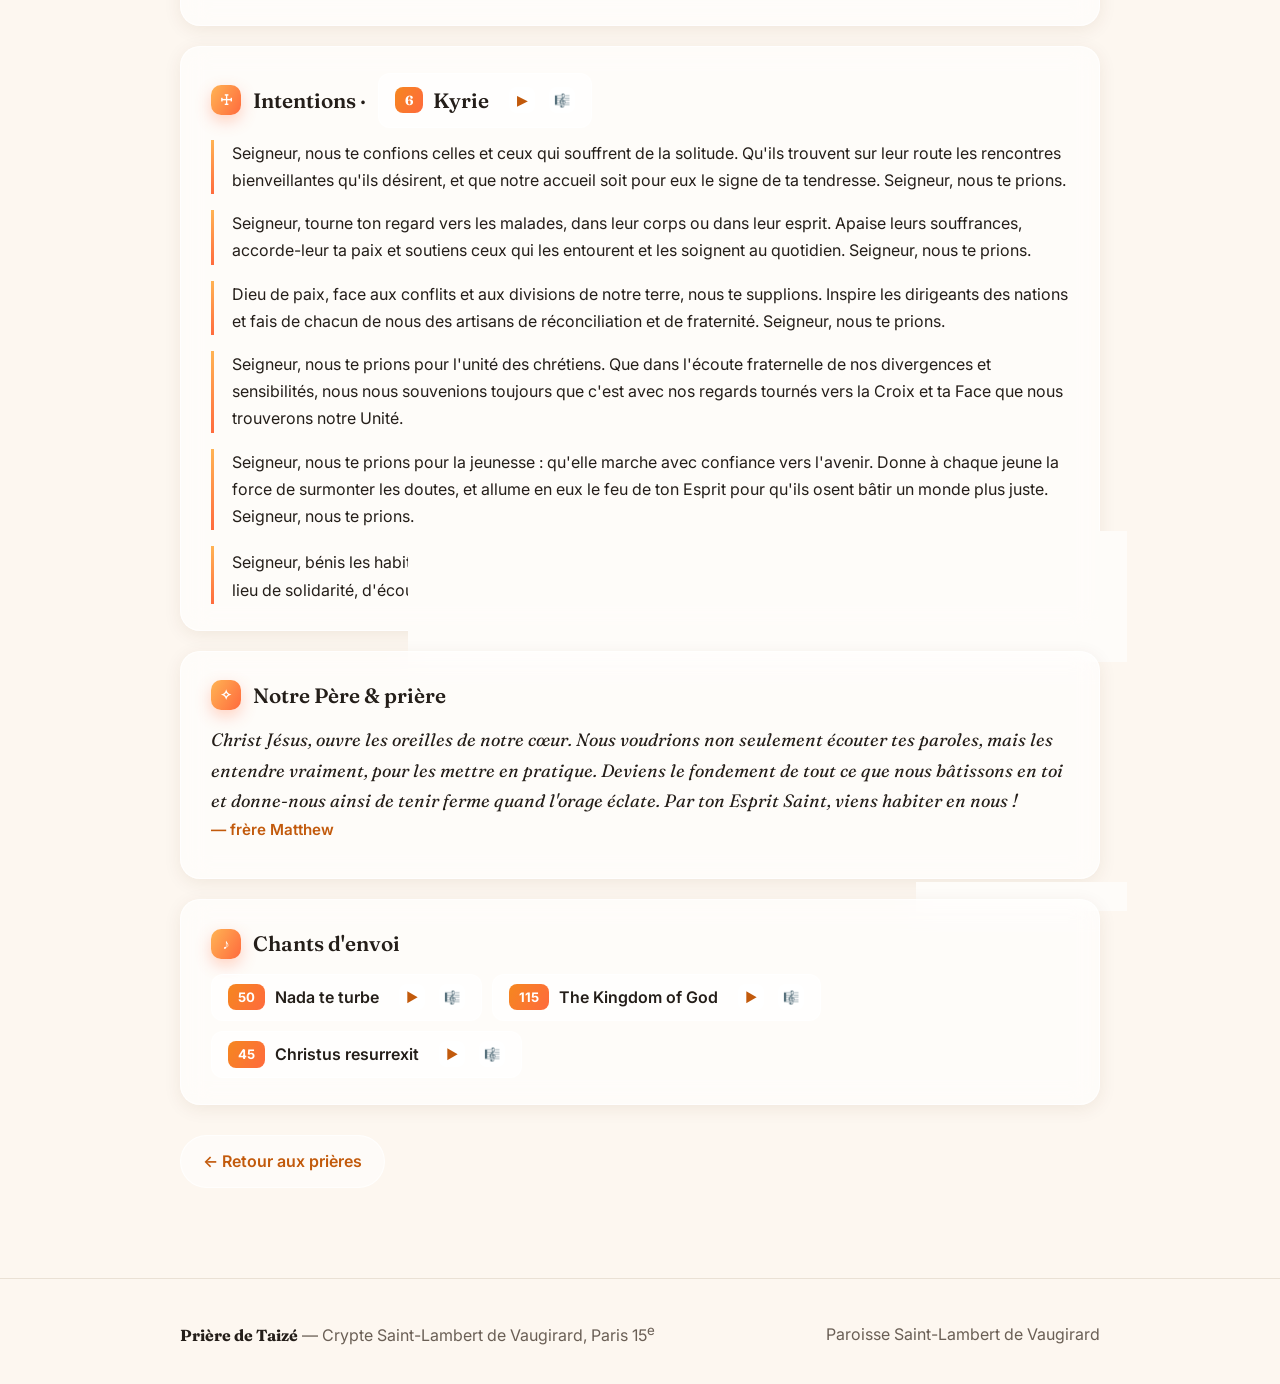
<file: prieres/2025-06-16.html>
<!DOCTYPE html>
<html lang="fr">
<head>
<meta charset="UTF-8">
<meta name="viewport" content="width=device-width, initial-scale=1.0">
<title>Prière du mardi 16 juin 2025 – Taizé Saint-Lambert de Vaugirard</title>
<meta name="description" content="Déroulé de la prière de Taizé du mardi 16 juin à la Crypte Saint-Lambert de Vaugirard : chants, Psaume 22, lettre aux Éphésiens, intentions et prière.">
<meta name="theme-color" content="#F5871F">
<link rel="icon" href="data:image/svg+xml,%3Csvg xmlns='http://www.w3.org/2000/svg' viewBox='0 0 32 32'%3E%3Cpath fill='%23F5871F' d='M13 3h6v9h9v6h-9v11h-6V18H4v-6h9z'/%3E%3C/svg%3E">
<link rel="stylesheet" href="../assets/style.css">
</head>
<body>
<div class="fx" aria-hidden="true">
  <canvas class="embers"></canvas>
  <span class="candle lg" style="left:6%;  top:78%"></span>
  <span class="candle"    style="left:16%; top:62%"></span>
  <span class="candle sm" style="left:27%; top:84%"></span>
  <span class="candle"    style="left:40%; top:73%"></span>
  <span class="candle sm" style="left:52%; top:88%"></span>
  <span class="candle lg" style="left:64%; top:68%"></span>
  <span class="candle"    style="left:75%; top:82%"></span>
  <span class="candle sm" style="left:86%; top:60%"></span>
  <span class="candle"    style="left:93%; top:80%"></span>
</div>


<nav class="nav" data-reveal>
  <a class="brand" href="../index.html">
    <svg class="mark" viewBox="0 0 32 32" aria-hidden="true"><path fill="url(#g)" d="M13 3h6v9h9v6h-9v11h-6V18H4v-6h9z"/><defs><linearGradient id="g" x1="0" y1="0" x2="1" y2="1"><stop offset="0" stop-color="#FFB454"/><stop offset="1" stop-color="#FF6A3D"/></linearGradient></defs></svg>
    Taizé · Saint-Lambert
  </a>
  <div class="links"><a href="../index.html#prieres">← Toutes les prières</a></div>
</nav>

<header class="prayer-hero">
  <div class="halo" aria-hidden="true"></div>
  <div class="wrap">
    <span class="date-pill" data-reveal>Mardi 16 juin 2025</span>
    <h1 data-reveal style="--d:80ms">Prière de Taizé</h1>
    <p class="sub" data-reveal style="--d:160ms">Chants méditatifs, silence et Parole de Dieu</p>
  </div>
</header>

<main class="wrap prayer">
<div class="timeline">

  <p class="chant-hint" data-reveal>
    <span class="k">Astuce&nbsp;:</span> à côté de chaque chant, ▶ pour l'écouter et 🎼 pour retrouver la partition.
  </p>

  <section class="step" data-reveal>
    <h2><span class="dot" aria-hidden="true">♪</span> Chants d'ouverture</h2>
    <p class="chants-row">
      <span class="chant"><span class="num">11</span> Fiez-vous en lui<a class="chant-act" href="https://www.youtube.com/results?search_query=Taiz%C3%A9%20Fiez-vous%20en%20lui" target="_blank" rel="noopener" title="Écouter sur YouTube" aria-label="Écouter Fiez-vous en lui">▶</a><a class="chant-act" href="https://www.google.com/search?q=partition%20Taiz%C3%A9%20Fiez-vous%20en%20lui" target="_blank" rel="noopener" title="Trouver la partition" aria-label="Partition de Fiez-vous en lui">🎼</a></span>
      <span class="chant"><span class="num">7</span> Notre âme attend le Seigneur<a class="chant-act" href="https://www.youtube.com/results?search_query=Taiz%C3%A9%20Notre%20%C3%A2me%20attend%20le%20Seigneur" target="_blank" rel="noopener" title="Écouter sur YouTube" aria-label="Écouter Notre âme attend le Seigneur">▶</a><a class="chant-act" href="https://www.google.com/search?q=partition%20Taiz%C3%A9%20Notre%20%C3%A2me%20attend%20le%20Seigneur" target="_blank" rel="noopener" title="Trouver la partition" aria-label="Partition de Notre âme attend le Seigneur">🎼</a></span>
    </p>
  </section>

  <section class="step" data-reveal>
    <h2><span class="dot" aria-hidden="true">✦</span> Alleluia · Psaume 22</h2>
    <p class="verse psalm">Le Seigneur est mon berger : je ne manque de rien. Sur des prés d'herbe fraîche, il me fait reposer.
Il me mène vers les eaux tranquilles et me fait revivre ; il me conduit par le juste chemin pour l'honneur de son nom.
Si je traverse les ravins de la mort, je ne crains aucun mal, car tu es avec moi : ton bâton me guide et me rassure.
Tu prépares la table pour moi devant mes ennemis ; tu répands le parfum sur ma tête, ma coupe est débordante.
Grâce et bonheur m'accompagnent tous les jours de ma vie ; j'habiterai la maison du Seigneur pour la durée de mes jours.</p>
  </section>

  <section class="step" data-reveal>
    <h2><span class="dot" aria-hidden="true">✝</span> Lecture</h2>
    <p class="ref">Lettre de saint Paul Apôtre aux Éphésiens (chapitre 3, versets 13 à 21)</p>
    <p class="verse">13 Aussi, je vous demande de ne pas vous décourager devant les épreuves que j'endure pour vous : elles sont votre gloire.
14 C'est pourquoi je tombe à genoux devant le Père,
15 de qui toute paternité au ciel et sur la terre tient son nom.
16 Lui qui est si riche en gloire, qu'il vous donne la puissance de son Esprit, pour que se fortifie en vous l'homme intérieur.
17 Que le Christ habite en vos cœurs par la foi ; restez enracinés dans l'amour, établis dans l'amour.
18 Ainsi vous serez capables de comprendre avec tous les fidèles quelle est la largeur, la longueur, la hauteur, la profondeur…
19 Vous connaîtrez ce qui dépasse toute connaissance : l'amour du Christ. Alors vous serez comblés jusqu'à entrer dans toute la plénitude de Dieu.
20 À Celui qui peut réaliser, par la puissance qu'il met à l'œuvre en nous, infiniment plus que nous ne pouvons demander ou même concevoir,
21 gloire à lui dans l'Église et dans le Christ Jésus pour toutes les générations dans les siècles des siècles. Amen.</p>
  </section>

  <section class="step" data-reveal>
    <h2><span class="dot" aria-hidden="true">♪</span> Chant &amp; silence</h2>
    <p class="chants-row"><span class="chant"><span class="num">18</span> Confitemini Domino<a class="chant-act" href="https://www.youtube.com/results?search_query=Taiz%C3%A9%20Confitemini%20Domino" target="_blank" rel="noopener" title="Écouter sur YouTube" aria-label="Écouter Confitemini Domino">▶</a><a class="chant-act" href="https://www.google.com/search?q=partition%20Taiz%C3%A9%20Confitemini%20Domino" target="_blank" rel="noopener" title="Trouver la partition" aria-label="Partition de Confitemini Domino">🎼</a></span></p>
    <p class="silence">· · · Silence · · ·</p>
  </section>

  <section class="step" data-reveal>
    <h2><span class="dot" aria-hidden="true">☩</span> Intentions · <span class="chant"><span class="num">6</span> Kyrie<a class="chant-act" href="https://www.youtube.com/results?search_query=Taiz%C3%A9%20Kyrie" target="_blank" rel="noopener" title="Écouter sur YouTube" aria-label="Écouter Kyrie">▶</a><a class="chant-act" href="https://www.google.com/search?q=partition%20Taiz%C3%A9%20Kyrie" target="_blank" rel="noopener" title="Trouver la partition" aria-label="Partition de Kyrie">🎼</a></span></h2>
    <p class="intention">Seigneur, nous te confions celles et ceux qui souffrent de la solitude. Qu'ils trouvent sur leur route les rencontres bienveillantes qu'ils désirent, et que notre accueil soit pour eux le signe de ta tendresse. Seigneur, nous te prions.</p>
    <p class="intention">Seigneur, tourne ton regard vers les malades, dans leur corps ou dans leur esprit. Apaise leurs souffrances, accorde-leur ta paix et soutiens ceux qui les entourent et les soignent au quotidien. Seigneur, nous te prions.</p>
    <p class="intention">Dieu de paix, face aux conflits et aux divisions de notre terre, nous te supplions. Inspire les dirigeants des nations et fais de chacun de nous des artisans de réconciliation et de fraternité. Seigneur, nous te prions.</p>
    <p class="intention">Seigneur, nous te prions pour l'unité des chrétiens. Que dans l'écoute fraternelle de nos divergences et sensibilités, nous nous souvenions toujours que c'est avec nos regards tournés vers la Croix et ta Face que nous trouverons notre Unité.</p>
    <p class="intention">Seigneur, nous te prions pour la jeunesse : qu'elle marche avec confiance vers l'avenir. Donne à chaque jeune la force de surmonter les doutes, et allume en eux le feu de ton Esprit pour qu'ils osent bâtir un monde plus juste. Seigneur, nous te prions.</p>
    <p class="intention">Seigneur, bénis les habitants du 15<sup>ème</sup> arrondissement et les communautés qui y vivent. Fais de notre quartier un lieu de solidarité, d'écoute et d'amitié partagée, ouvert à tous. Seigneur, nous te prions.</p>
  </section>

  <section class="step" data-reveal>
    <h2><span class="dot" aria-hidden="true">✧</span> Notre Père &amp; prière</h2>
    <p class="prayer-text">Christ Jésus, ouvre les oreilles de notre cœur. Nous voudrions non seulement écouter tes paroles, mais les entendre vraiment, pour les mettre en pratique. Deviens le fondement de tout ce que nous bâtissons en toi et donne-nous ainsi de tenir ferme quand l'orage éclate. Par ton Esprit Saint, viens habiter en nous !</p>
    <p class="ref">— frère Matthew</p>
  </section>

  <section class="step" data-reveal>
    <h2><span class="dot" aria-hidden="true">♪</span> Chants d'envoi</h2>
    <p class="chants-row">
      <span class="chant"><span class="num">50</span> Nada te turbe<a class="chant-act" href="https://www.youtube.com/results?search_query=Taiz%C3%A9%20Nada%20te%20turbe" target="_blank" rel="noopener" title="Écouter sur YouTube" aria-label="Écouter Nada te turbe">▶</a><a class="chant-act" href="https://www.google.com/search?q=partition%20Taiz%C3%A9%20Nada%20te%20turbe" target="_blank" rel="noopener" title="Trouver la partition" aria-label="Partition de Nada te turbe">🎼</a></span>
      <span class="chant"><span class="num">115</span> The Kingdom of God<a class="chant-act" href="https://www.youtube.com/results?search_query=Taiz%C3%A9%20The%20Kingdom%20of%20God" target="_blank" rel="noopener" title="Écouter sur YouTube" aria-label="Écouter The Kingdom of God">▶</a><a class="chant-act" href="https://www.google.com/search?q=partition%20Taiz%C3%A9%20The%20Kingdom%20of%20God" target="_blank" rel="noopener" title="Trouver la partition" aria-label="Partition de The Kingdom of God">🎼</a></span>
      <span class="chant"><span class="num">45</span> Christus resurrexit<a class="chant-act" href="https://www.youtube.com/results?search_query=Taiz%C3%A9%20Christus%20resurrexit" target="_blank" rel="noopener" title="Écouter sur YouTube" aria-label="Écouter Christus resurrexit">▶</a><a class="chant-act" href="https://www.google.com/search?q=partition%20Taiz%C3%A9%20Christus%20resurrexit" target="_blank" rel="noopener" title="Trouver la partition" aria-label="Partition de Christus resurrexit">🎼</a></span>
    </p>
  </section>

  <a class="back-link" href="../index.html#prieres" data-reveal>← Retour aux prières</a>

</div>
</main>

<footer class="site-footer">
  <div class="wrap">
    <span><strong>Prière de Taizé</strong> — Crypte Saint-Lambert de Vaugirard, Paris 15<sup>e</sup></span>
    <span>Paroisse Saint-Lambert de Vaugirard</span>
  </div>
</footer>

<script src="../assets/app.js"></script>
</body>
</html>
</file>
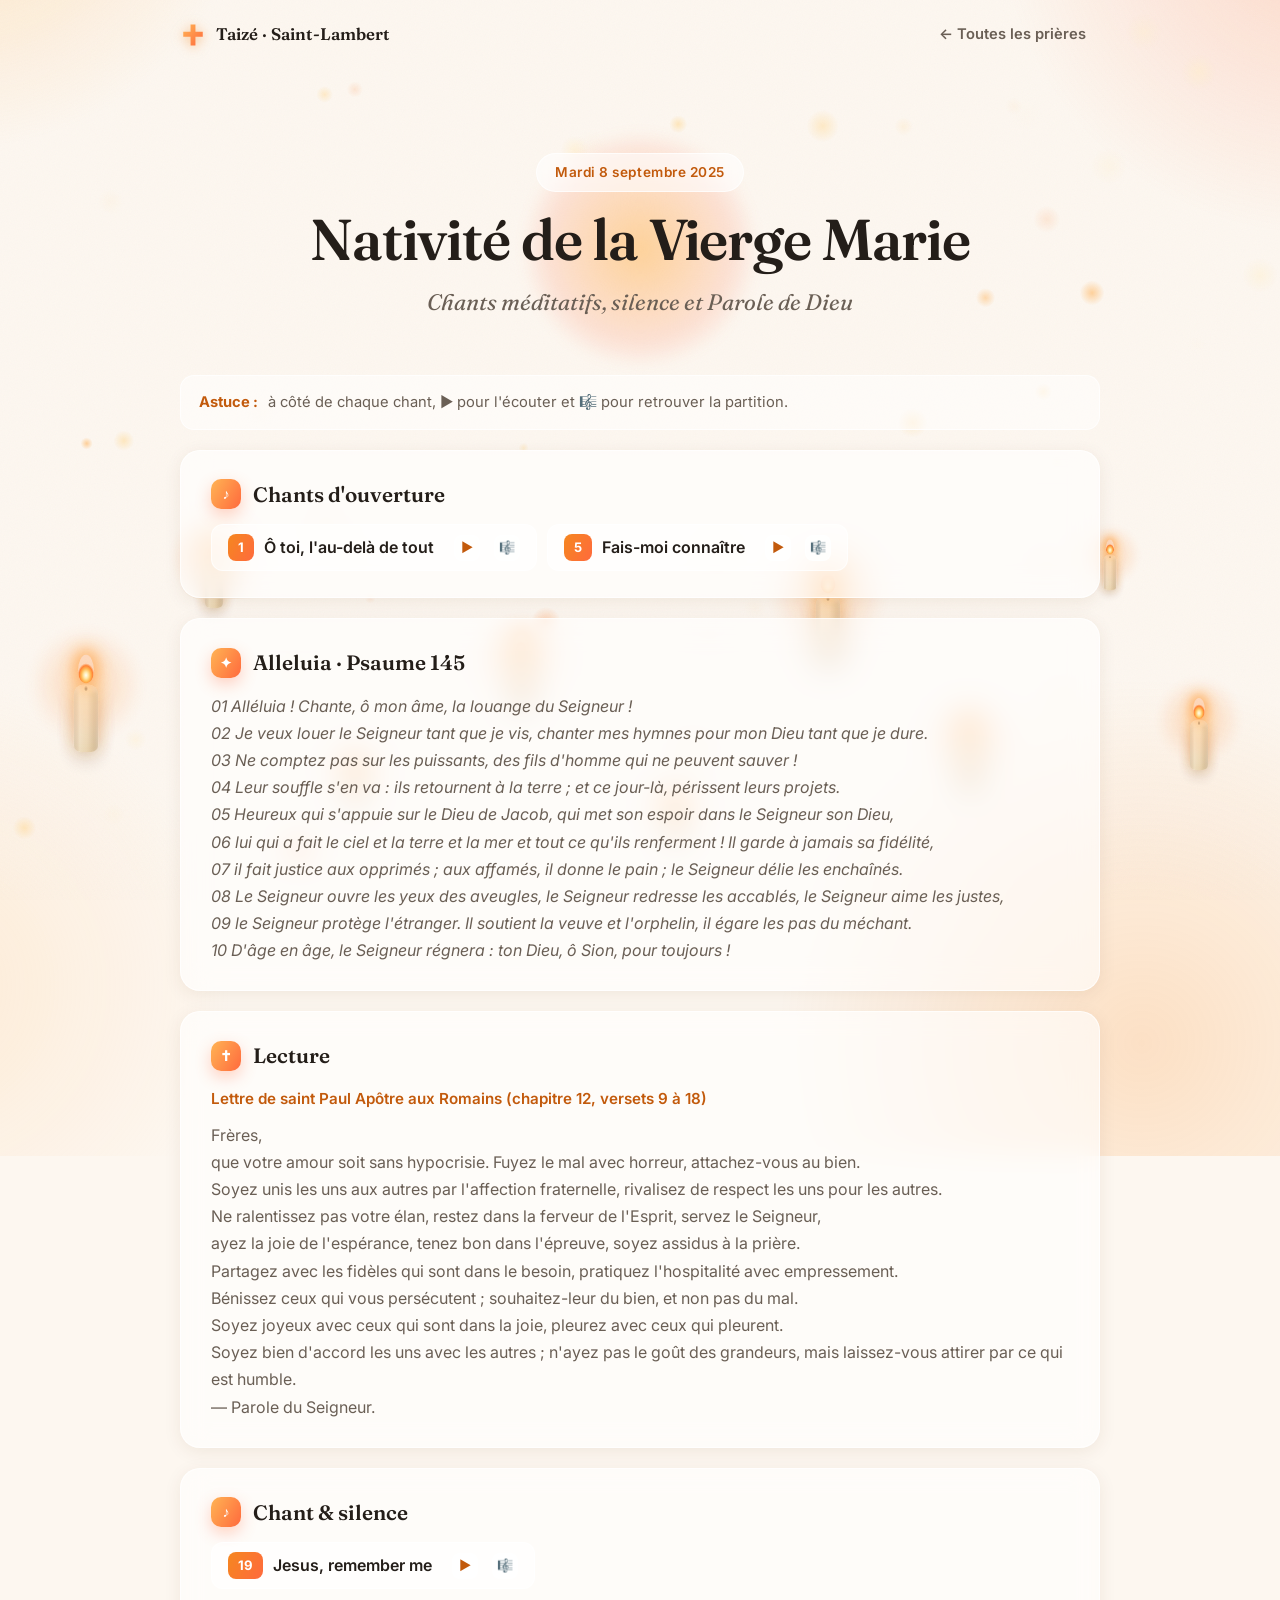
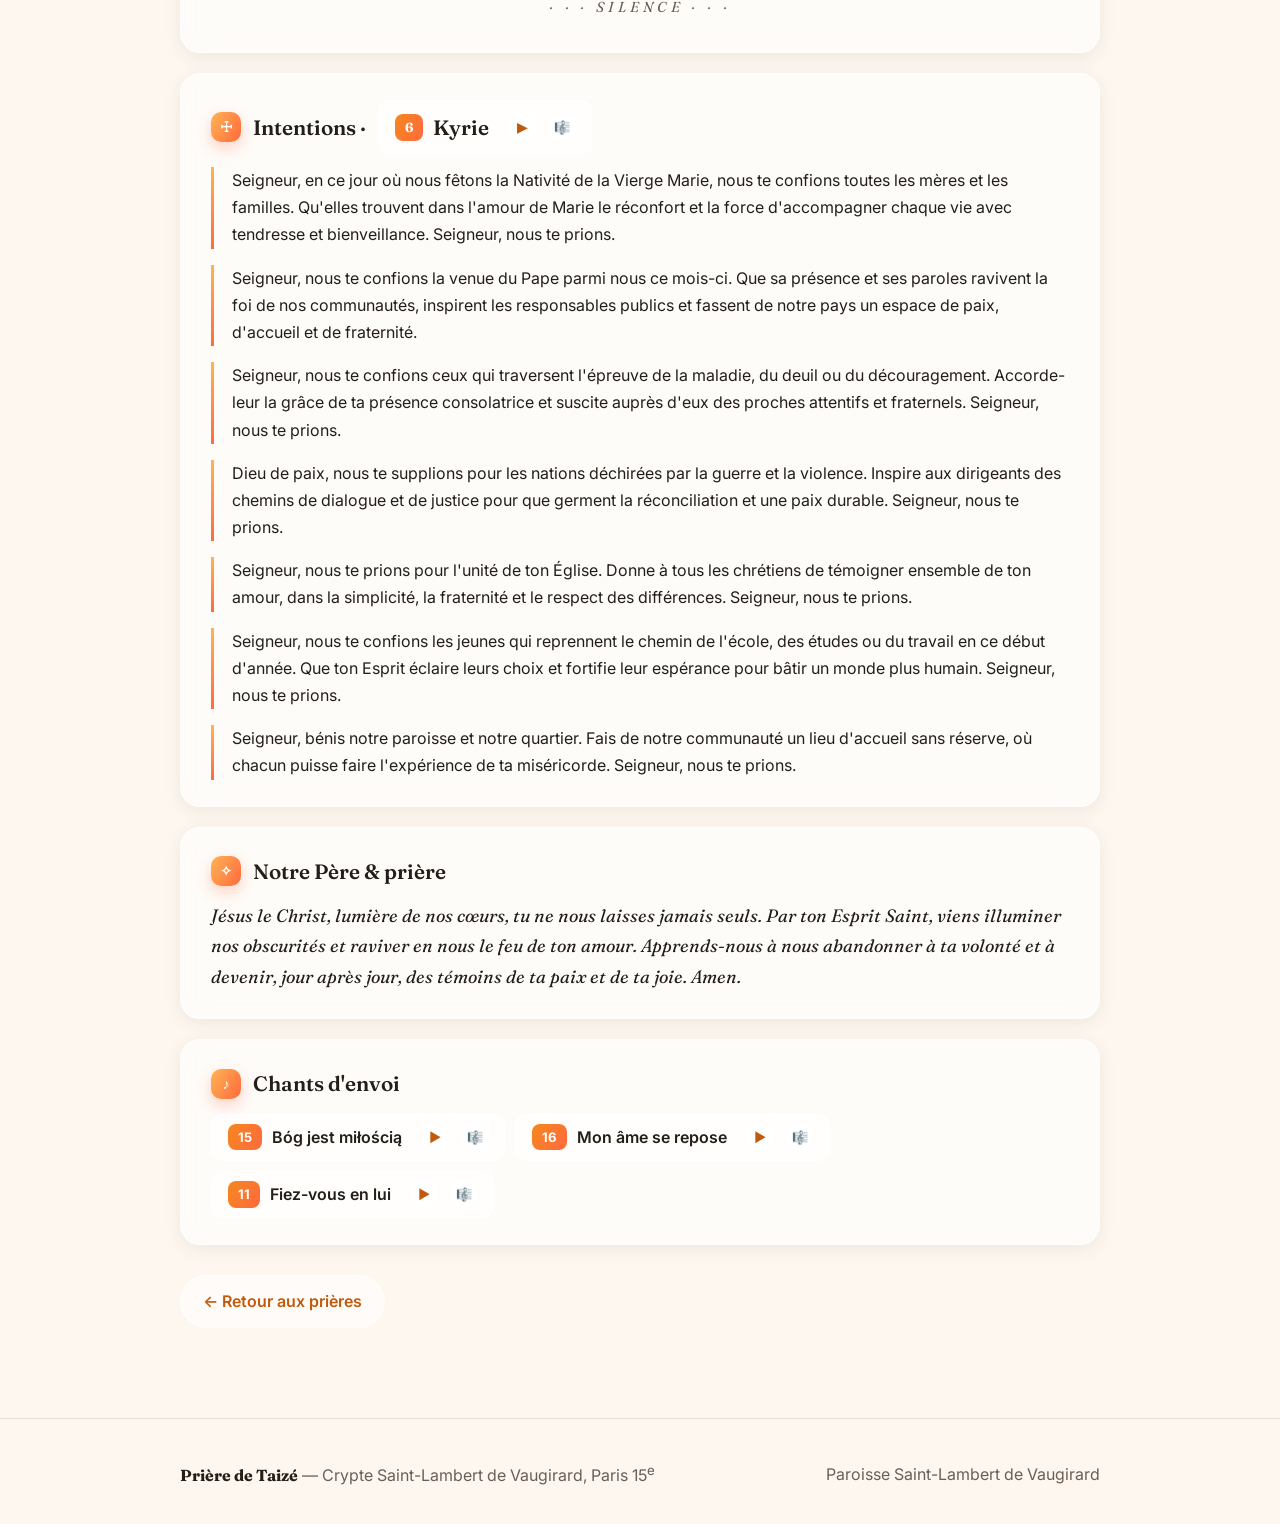
<file: prieres/2025-09-08.html>
<!DOCTYPE html>
<html lang="fr">
<head>
<meta charset="UTF-8">
<meta name="viewport" content="width=device-width, initial-scale=1.0">
<title>Prière du mardi 8 septembre 2025 – Taizé Saint-Lambert de Vaugirard</title>
<meta name="description" content="Déroulé de la prière de Taizé du mardi 8 septembre à la Crypte Saint-Lambert de Vaugirard : chants, Psaume 145, lettre aux Romains, intentions et prière.">
<meta name="theme-color" content="#F5871F">
<link rel="icon" href="data:image/svg+xml,%3Csvg xmlns='http://www.w3.org/2000/svg' viewBox='0 0 32 32'%3E%3Cpath fill='%23F5871F' d='M13 3h6v9h9v6h-9v11h-6V18H4v-6h9z'/%3E%3C/svg%3E">
<link rel="stylesheet" href="../assets/style.css">
</head>
<body>
<div class="fx" aria-hidden="true">
  <canvas class="embers"></canvas>
  <span class="candle lg" style="left:6%;  top:78%"></span>
  <span class="candle"    style="left:16%; top:62%"></span>
  <span class="candle sm" style="left:27%; top:84%"></span>
  <span class="candle"    style="left:40%; top:73%"></span>
  <span class="candle sm" style="left:52%; top:88%"></span>
  <span class="candle lg" style="left:64%; top:68%"></span>
  <span class="candle"    style="left:75%; top:82%"></span>
  <span class="candle sm" style="left:86%; top:60%"></span>
  <span class="candle"    style="left:93%; top:80%"></span>
</div>


<nav class="nav" data-reveal>
  <a class="brand" href="../index.html">
    <svg class="mark" viewBox="0 0 32 32" aria-hidden="true"><path fill="url(#g)" d="M13 3h6v9h9v6h-9v11h-6V18H4v-6h9z"/><defs><linearGradient id="g" x1="0" y1="0" x2="1" y2="1"><stop offset="0" stop-color="#FFB454"/><stop offset="1" stop-color="#FF6A3D"/></linearGradient></defs></svg>
    Taizé · Saint-Lambert
  </a>
  <div class="links"><a href="../index.html#prieres">← Toutes les prières</a></div>
</nav>

<header class="prayer-hero">
  <div class="halo" aria-hidden="true"></div>
  <div class="wrap">
    <span class="date-pill" data-reveal>Mardi 8 septembre 2025</span>
    <h1 data-reveal style="--d:80ms">Nativité de la Vierge Marie</h1>
    <p class="sub" data-reveal style="--d:160ms">Chants méditatifs, silence et Parole de Dieu</p>
  </div>
</header>

<main class="wrap prayer">
<div class="timeline">

  <p class="chant-hint" data-reveal>
    <span class="k">Astuce&nbsp;:</span> à côté de chaque chant, ▶ pour l'écouter et 🎼 pour retrouver la partition.
  </p>

  <section class="step" data-reveal>
    <h2><span class="dot" aria-hidden="true">♪</span> Chants d'ouverture</h2>
    <p class="chants-row">
      <span class="chant"><span class="num">1</span> Ô toi, l'au-delà de tout<a class="chant-act" href="https://www.youtube.com/results?search_query=Taiz%C3%A9%20%C3%94%20toi%2C%20l%27au-del%C3%A0%20de%20tout" target="_blank" rel="noopener" title="Écouter sur YouTube" aria-label="Écouter Ô toi, l'au-delà de tout">▶</a><a class="chant-act" href="https://www.google.com/search?q=partition%20Taiz%C3%A9%20%C3%94%20toi%2C%20l%27au-del%C3%A0%20de%20tout" target="_blank" rel="noopener" title="Trouver la partition" aria-label="Partition de Ô toi, l'au-delà de tout">🎼</a></span>
      <span class="chant"><span class="num">5</span> Fais-moi connaître<a class="chant-act" href="https://www.youtube.com/results?search_query=Taiz%C3%A9%20Fais-moi%20conna%C3%AEtre" target="_blank" rel="noopener" title="Écouter sur YouTube" aria-label="Écouter Fais-moi connaître">▶</a><a class="chant-act" href="https://www.google.com/search?q=partition%20Taiz%C3%A9%20Fais-moi%20conna%C3%AEtre" target="_blank" rel="noopener" title="Trouver la partition" aria-label="Partition de Fais-moi connaître">🎼</a></span>
    </p>
  </section>

  <section class="step" data-reveal>
    <h2><span class="dot" aria-hidden="true">✦</span> Alleluia · Psaume 145</h2>
    <p class="verse psalm">01 Alléluia ! Chante, ô mon âme, la louange du Seigneur !
02 Je veux louer le Seigneur tant que je vis, chanter mes hymnes pour mon Dieu tant que je dure.
03 Ne comptez pas sur les puissants, des fils d'homme qui ne peuvent sauver !
04 Leur souffle s'en va : ils retournent à la terre ; et ce jour-là, périssent leurs projets.
05 Heureux qui s'appuie sur le Dieu de Jacob, qui met son espoir dans le Seigneur son Dieu,
06 lui qui a fait le ciel et la terre et la mer et tout ce qu'ils renferment ! Il garde à jamais sa fidélité,
07 il fait justice aux opprimés ; aux affamés, il donne le pain ; le Seigneur délie les enchaînés.
08 Le Seigneur ouvre les yeux des aveugles, le Seigneur redresse les accablés, le Seigneur aime les justes,
09 le Seigneur protège l'étranger. Il soutient la veuve et l'orphelin, il égare les pas du méchant.
10 D'âge en âge, le Seigneur régnera : ton Dieu, ô Sion, pour toujours !</p>
  </section>

  <section class="step" data-reveal>
    <h2><span class="dot" aria-hidden="true">✝</span> Lecture</h2>
    <p class="ref">Lettre de saint Paul Apôtre aux Romains (chapitre 12, versets 9 à 18)</p>
    <p class="verse">Frères,
que votre amour soit sans hypocrisie. Fuyez le mal avec horreur, attachez-vous au bien.
Soyez unis les uns aux autres par l'affection fraternelle, rivalisez de respect les uns pour les autres.
Ne ralentissez pas votre élan, restez dans la ferveur de l'Esprit, servez le Seigneur,
ayez la joie de l'espérance, tenez bon dans l'épreuve, soyez assidus à la prière.
Partagez avec les fidèles qui sont dans le besoin, pratiquez l'hospitalité avec empressement.
Bénissez ceux qui vous persécutent ; souhaitez-leur du bien, et non pas du mal.
Soyez joyeux avec ceux qui sont dans la joie, pleurez avec ceux qui pleurent.
Soyez bien d'accord les uns avec les autres ; n'ayez pas le goût des grandeurs, mais laissez-vous attirer par ce qui est humble.
— Parole du Seigneur.</p>
  </section>

  <section class="step" data-reveal>
    <h2><span class="dot" aria-hidden="true">♪</span> Chant &amp; silence</h2>
    <p class="chants-row"><span class="chant"><span class="num">19</span> Jesus, remember me<a class="chant-act" href="https://www.youtube.com/results?search_query=Taiz%C3%A9%20Jesus%2C%20remember%20me" target="_blank" rel="noopener" title="Écouter sur YouTube" aria-label="Écouter Jesus, remember me">▶</a><a class="chant-act" href="https://www.google.com/search?q=partition%20Taiz%C3%A9%20Jesus%2C%20remember%20me" target="_blank" rel="noopener" title="Trouver la partition" aria-label="Partition de Jesus, remember me">🎼</a></span></p>
    <p class="silence">· · · Silence · · ·</p>
  </section>

  <section class="step" data-reveal>
    <h2><span class="dot" aria-hidden="true">☩</span> Intentions · <span class="chant"><span class="num">6</span> Kyrie<a class="chant-act" href="https://www.youtube.com/results?search_query=Taiz%C3%A9%20Kyrie" target="_blank" rel="noopener" title="Écouter sur YouTube" aria-label="Écouter Kyrie">▶</a><a class="chant-act" href="https://www.google.com/search?q=partition%20Taiz%C3%A9%20Kyrie" target="_blank" rel="noopener" title="Trouver la partition" aria-label="Partition de Kyrie">🎼</a></span></h2>
    <p class="intention">Seigneur, en ce jour où nous fêtons la Nativité de la Vierge Marie, nous te confions toutes les mères et les familles. Qu'elles trouvent dans l'amour de Marie le réconfort et la force d'accompagner chaque vie avec tendresse et bienveillance. Seigneur, nous te prions.</p>
    <p class="intention">Seigneur, nous te confions la venue du Pape parmi nous ce mois-ci. Que sa présence et ses paroles ravivent la foi de nos communautés, inspirent les responsables publics et fassent de notre pays un espace de paix, d'accueil et de fraternité.</p>
    <p class="intention">Seigneur, nous te confions ceux qui traversent l'épreuve de la maladie, du deuil ou du découragement. Accorde-leur la grâce de ta présence consolatrice et suscite auprès d'eux des proches attentifs et fraternels. Seigneur, nous te prions.</p>
    <p class="intention">Dieu de paix, nous te supplions pour les nations déchirées par la guerre et la violence. Inspire aux dirigeants des chemins de dialogue et de justice pour que germent la réconciliation et une paix durable. Seigneur, nous te prions.</p>
    <p class="intention">Seigneur, nous te prions pour l'unité de ton Église. Donne à tous les chrétiens de témoigner ensemble de ton amour, dans la simplicité, la fraternité et le respect des différences. Seigneur, nous te prions.</p>
    <p class="intention">Seigneur, nous te confions les jeunes qui reprennent le chemin de l'école, des études ou du travail en ce début d'année. Que ton Esprit éclaire leurs choix et fortifie leur espérance pour bâtir un monde plus humain. Seigneur, nous te prions.</p>
    <p class="intention">Seigneur, bénis notre paroisse et notre quartier. Fais de notre communauté un lieu d'accueil sans réserve, où chacun puisse faire l'expérience de ta miséricorde. Seigneur, nous te prions.</p>
  </section>

  <section class="step" data-reveal>
    <h2><span class="dot" aria-hidden="true">✧</span> Notre Père &amp; prière</h2>
    <p class="prayer-text">Jésus le Christ, lumière de nos cœurs, tu ne nous laisses jamais seuls. Par ton Esprit Saint, viens illuminer nos obscurités et raviver en nous le feu de ton amour. Apprends-nous à nous abandonner à ta volonté et à devenir, jour après jour, des témoins de ta paix et de ta joie. Amen.</p>
  </section>

  <section class="step" data-reveal>
    <h2><span class="dot" aria-hidden="true">♪</span> Chants d'envoi</h2>
    <p class="chants-row">
      <span class="chant"><span class="num">15</span> Bóg jest miłością<a class="chant-act" href="https://www.youtube.com/results?search_query=Taiz%C3%A9%20B%C3%B3g%20jest%20mi%C5%82o%C5%9Bci%C4%85" target="_blank" rel="noopener" title="Écouter sur YouTube" aria-label="Écouter Bóg jest miłością">▶</a><a class="chant-act" href="https://www.google.com/search?q=partition%20Taiz%C3%A9%20B%C3%B3g%20jest%20mi%C5%82o%C5%9Bci%C4%85" target="_blank" rel="noopener" title="Trouver la partition" aria-label="Partition de Bóg jest miłością">🎼</a></span>
      <span class="chant"><span class="num">16</span> Mon âme se repose<a class="chant-act" href="https://www.youtube.com/results?search_query=Taiz%C3%A9%20Mon%20%C3%A2me%20se%20repose" target="_blank" rel="noopener" title="Écouter sur YouTube" aria-label="Écouter Mon âme se repose">▶</a><a class="chant-act" href="https://www.google.com/search?q=partition%20Taiz%C3%A9%20Mon%20%C3%A2me%20se%20repose" target="_blank" rel="noopener" title="Trouver la partition" aria-label="Partition de Mon âme se repose">🎼</a></span>
      <span class="chant"><span class="num">11</span> Fiez-vous en lui<a class="chant-act" href="https://www.youtube.com/results?search_query=Taiz%C3%A9%20Fiez-vous%20en%20lui" target="_blank" rel="noopener" title="Écouter sur YouTube" aria-label="Écouter Fiez-vous en lui">▶</a><a class="chant-act" href="https://www.google.com/search?q=partition%20Taiz%C3%A9%20Fiez-vous%20en%20lui" target="_blank" rel="noopener" title="Trouver la partition" aria-label="Partition de Fiez-vous en lui">🎼</a></span>
    </p>
  </section>

  <a class="back-link" href="../index.html#prieres" data-reveal>← Retour aux prières</a>

</div>
</main>

<footer class="site-footer">
  <div class="wrap">
    <span><strong>Prière de Taizé</strong> — Crypte Saint-Lambert de Vaugirard, Paris 15<sup>e</sup></span>
    <span>Paroisse Saint-Lambert de Vaugirard</span>
  </div>
</footer>

<script src="../assets/app.js"></script>
</body>
</html>
</file>
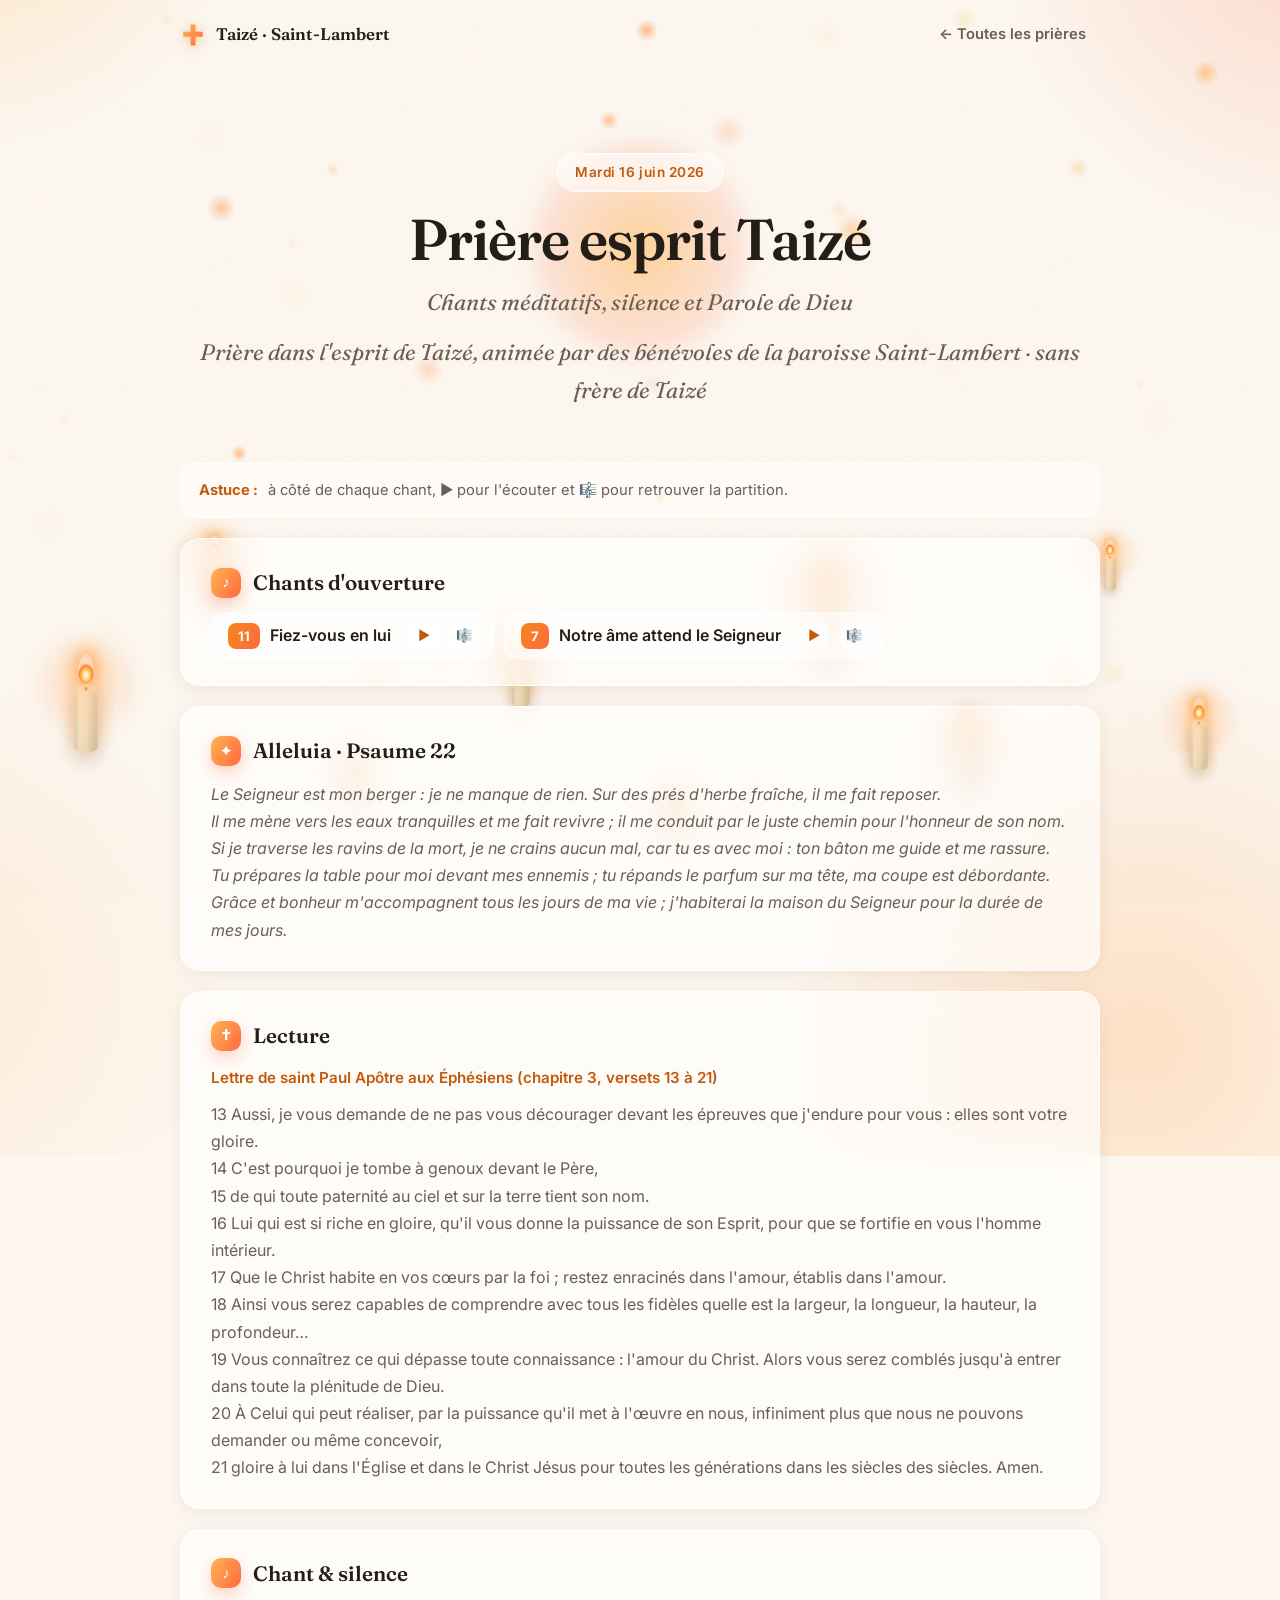
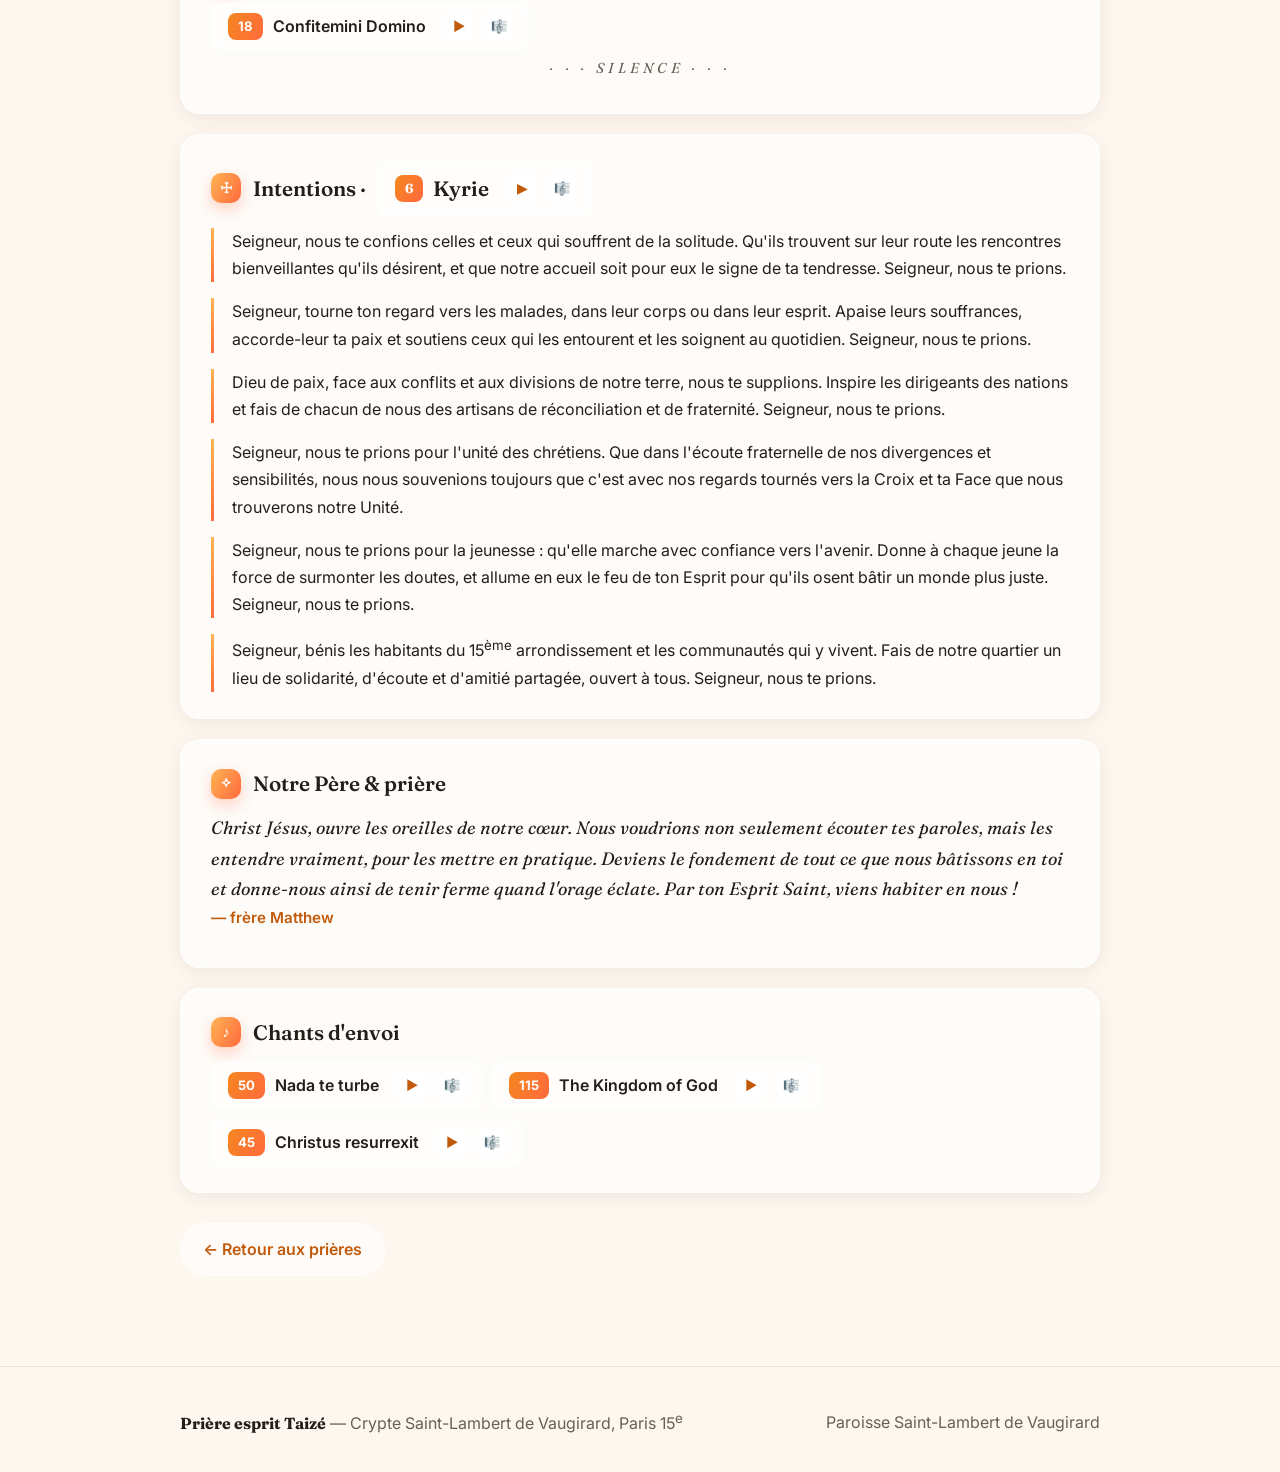
<file: prieres/2026-06-16.html>
<!DOCTYPE html>
<html lang="fr">
<head>
<meta charset="UTF-8">
<meta name="viewport" content="width=device-width, initial-scale=1.0">
<title>Prière du mardi 16 juin 2026 – Prière esprit Taizé, Saint-Lambert de Vaugirard</title>
<meta name="description" content="Déroulé de la prière dans l'esprit de Taizé du mardi 16 juin à la Crypte Saint-Lambert de Vaugirard, organisée par des bénévoles de la paroisse (sans frère de Taizé) : chants, Psaume 22, lettre aux Éphésiens, intentions et prière.">
<meta name="theme-color" content="#F5871F">
<link rel="icon" href="data:image/svg+xml,%3Csvg xmlns='http://www.w3.org/2000/svg' viewBox='0 0 32 32'%3E%3Cpath fill='%23F5871F' d='M13 3h6v9h9v6h-9v11h-6V18H4v-6h9z'/%3E%3C/svg%3E">
<link rel="stylesheet" href="../assets/style.css">
</head>
<body>
<div class="fx" aria-hidden="true">
  <canvas class="embers"></canvas>
  <span class="candle lg" style="left:6%;  top:78%"></span>
  <span class="candle"    style="left:16%; top:62%"></span>
  <span class="candle sm" style="left:27%; top:84%"></span>
  <span class="candle"    style="left:40%; top:73%"></span>
  <span class="candle sm" style="left:52%; top:88%"></span>
  <span class="candle lg" style="left:64%; top:68%"></span>
  <span class="candle"    style="left:75%; top:82%"></span>
  <span class="candle sm" style="left:86%; top:60%"></span>
  <span class="candle"    style="left:93%; top:80%"></span>
</div>


<nav class="nav" data-reveal>
  <a class="brand" href="../index.html">
    <svg class="mark" viewBox="0 0 32 32" aria-hidden="true"><path fill="url(#g)" d="M13 3h6v9h9v6h-9v11h-6V18H4v-6h9z"/><defs><linearGradient id="g" x1="0" y1="0" x2="1" y2="1"><stop offset="0" stop-color="#FFB454"/><stop offset="1" stop-color="#FF6A3D"/></linearGradient></defs></svg>
    Taizé · Saint-Lambert
  </a>
  <div class="links"><a href="../index.html#prieres">← Toutes les prières</a></div>
</nav>

<header class="prayer-hero">
  <div class="halo" aria-hidden="true"></div>
  <div class="wrap">
    <span class="date-pill" data-reveal>Mardi 16 juin 2026</span>
    <h1 data-reveal style="--d:80ms">Prière esprit Taizé</h1>
    <p class="sub" data-reveal style="--d:160ms">Chants méditatifs, silence et Parole de Dieu</p>
    <p class="sub" data-reveal style="--d:220ms">Prière dans l'esprit de Taizé, animée par des bénévoles de la paroisse Saint-Lambert · sans frère de Taizé</p>
  </div>
</header>

<main class="wrap prayer">
<div class="timeline">

  <p class="chant-hint" data-reveal>
    <span class="k">Astuce&nbsp;:</span> à côté de chaque chant, ▶ pour l'écouter et 🎼 pour retrouver la partition.
  </p>

  <section class="step" data-reveal>
    <h2><span class="dot" aria-hidden="true">♪</span> Chants d'ouverture</h2>
    <p class="chants-row">
      <span class="chant"><span class="num">11</span> Fiez-vous en lui<a class="chant-act" href="https://www.youtube.com/results?search_query=Taiz%C3%A9%20Fiez-vous%20en%20lui" target="_blank" rel="noopener" title="Écouter sur YouTube" aria-label="Écouter Fiez-vous en lui">▶</a><a class="chant-act" href="https://www.google.com/search?q=partition%20Taiz%C3%A9%20Fiez-vous%20en%20lui" target="_blank" rel="noopener" title="Trouver la partition" aria-label="Partition de Fiez-vous en lui">🎼</a></span>
      <span class="chant"><span class="num">7</span> Notre âme attend le Seigneur<a class="chant-act" href="https://www.youtube.com/results?search_query=Taiz%C3%A9%20Notre%20%C3%A2me%20attend%20le%20Seigneur" target="_blank" rel="noopener" title="Écouter sur YouTube" aria-label="Écouter Notre âme attend le Seigneur">▶</a><a class="chant-act" href="https://www.google.com/search?q=partition%20Taiz%C3%A9%20Notre%20%C3%A2me%20attend%20le%20Seigneur" target="_blank" rel="noopener" title="Trouver la partition" aria-label="Partition de Notre âme attend le Seigneur">🎼</a></span>
    </p>
  </section>

  <section class="step" data-reveal>
    <h2><span class="dot" aria-hidden="true">✦</span> Alleluia · Psaume 22</h2>
    <p class="verse psalm">Le Seigneur est mon berger : je ne manque de rien. Sur des prés d'herbe fraîche, il me fait reposer.
Il me mène vers les eaux tranquilles et me fait revivre ; il me conduit par le juste chemin pour l'honneur de son nom.
Si je traverse les ravins de la mort, je ne crains aucun mal, car tu es avec moi : ton bâton me guide et me rassure.
Tu prépares la table pour moi devant mes ennemis ; tu répands le parfum sur ma tête, ma coupe est débordante.
Grâce et bonheur m'accompagnent tous les jours de ma vie ; j'habiterai la maison du Seigneur pour la durée de mes jours.</p>
  </section>

  <section class="step" data-reveal>
    <h2><span class="dot" aria-hidden="true">✝</span> Lecture</h2>
    <p class="ref">Lettre de saint Paul Apôtre aux Éphésiens (chapitre 3, versets 13 à 21)</p>
    <p class="verse">13 Aussi, je vous demande de ne pas vous décourager devant les épreuves que j'endure pour vous : elles sont votre gloire.
14 C'est pourquoi je tombe à genoux devant le Père,
15 de qui toute paternité au ciel et sur la terre tient son nom.
16 Lui qui est si riche en gloire, qu'il vous donne la puissance de son Esprit, pour que se fortifie en vous l'homme intérieur.
17 Que le Christ habite en vos cœurs par la foi ; restez enracinés dans l'amour, établis dans l'amour.
18 Ainsi vous serez capables de comprendre avec tous les fidèles quelle est la largeur, la longueur, la hauteur, la profondeur…
19 Vous connaîtrez ce qui dépasse toute connaissance : l'amour du Christ. Alors vous serez comblés jusqu'à entrer dans toute la plénitude de Dieu.
20 À Celui qui peut réaliser, par la puissance qu'il met à l'œuvre en nous, infiniment plus que nous ne pouvons demander ou même concevoir,
21 gloire à lui dans l'Église et dans le Christ Jésus pour toutes les générations dans les siècles des siècles. Amen.</p>
  </section>

  <section class="step" data-reveal>
    <h2><span class="dot" aria-hidden="true">♪</span> Chant &amp; silence</h2>
    <p class="chants-row"><span class="chant"><span class="num">18</span> Confitemini Domino<a class="chant-act" href="https://www.youtube.com/results?search_query=Taiz%C3%A9%20Confitemini%20Domino" target="_blank" rel="noopener" title="Écouter sur YouTube" aria-label="Écouter Confitemini Domino">▶</a><a class="chant-act" href="https://www.google.com/search?q=partition%20Taiz%C3%A9%20Confitemini%20Domino" target="_blank" rel="noopener" title="Trouver la partition" aria-label="Partition de Confitemini Domino">🎼</a></span></p>
    <p class="silence">· · · Silence · · ·</p>
  </section>

  <section class="step" data-reveal>
    <h2><span class="dot" aria-hidden="true">☩</span> Intentions · <span class="chant"><span class="num">6</span> Kyrie<a class="chant-act" href="https://www.youtube.com/results?search_query=Taiz%C3%A9%20Kyrie" target="_blank" rel="noopener" title="Écouter sur YouTube" aria-label="Écouter Kyrie">▶</a><a class="chant-act" href="https://www.google.com/search?q=partition%20Taiz%C3%A9%20Kyrie" target="_blank" rel="noopener" title="Trouver la partition" aria-label="Partition de Kyrie">🎼</a></span></h2>
    <p class="intention">Seigneur, nous te confions celles et ceux qui souffrent de la solitude. Qu'ils trouvent sur leur route les rencontres bienveillantes qu'ils désirent, et que notre accueil soit pour eux le signe de ta tendresse. Seigneur, nous te prions.</p>
    <p class="intention">Seigneur, tourne ton regard vers les malades, dans leur corps ou dans leur esprit. Apaise leurs souffrances, accorde-leur ta paix et soutiens ceux qui les entourent et les soignent au quotidien. Seigneur, nous te prions.</p>
    <p class="intention">Dieu de paix, face aux conflits et aux divisions de notre terre, nous te supplions. Inspire les dirigeants des nations et fais de chacun de nous des artisans de réconciliation et de fraternité. Seigneur, nous te prions.</p>
    <p class="intention">Seigneur, nous te prions pour l'unité des chrétiens. Que dans l'écoute fraternelle de nos divergences et sensibilités, nous nous souvenions toujours que c'est avec nos regards tournés vers la Croix et ta Face que nous trouverons notre Unité.</p>
    <p class="intention">Seigneur, nous te prions pour la jeunesse : qu'elle marche avec confiance vers l'avenir. Donne à chaque jeune la force de surmonter les doutes, et allume en eux le feu de ton Esprit pour qu'ils osent bâtir un monde plus juste. Seigneur, nous te prions.</p>
    <p class="intention">Seigneur, bénis les habitants du 15<sup>ème</sup> arrondissement et les communautés qui y vivent. Fais de notre quartier un lieu de solidarité, d'écoute et d'amitié partagée, ouvert à tous. Seigneur, nous te prions.</p>
  </section>

  <section class="step" data-reveal>
    <h2><span class="dot" aria-hidden="true">✧</span> Notre Père &amp; prière</h2>
    <p class="prayer-text">Christ Jésus, ouvre les oreilles de notre cœur. Nous voudrions non seulement écouter tes paroles, mais les entendre vraiment, pour les mettre en pratique. Deviens le fondement de tout ce que nous bâtissons en toi et donne-nous ainsi de tenir ferme quand l'orage éclate. Par ton Esprit Saint, viens habiter en nous !</p>
    <p class="ref">— frère Matthew</p>
  </section>

  <section class="step" data-reveal>
    <h2><span class="dot" aria-hidden="true">♪</span> Chants d'envoi</h2>
    <p class="chants-row">
      <span class="chant"><span class="num">50</span> Nada te turbe<a class="chant-act" href="https://www.youtube.com/results?search_query=Taiz%C3%A9%20Nada%20te%20turbe" target="_blank" rel="noopener" title="Écouter sur YouTube" aria-label="Écouter Nada te turbe">▶</a><a class="chant-act" href="https://www.google.com/search?q=partition%20Taiz%C3%A9%20Nada%20te%20turbe" target="_blank" rel="noopener" title="Trouver la partition" aria-label="Partition de Nada te turbe">🎼</a></span>
      <span class="chant"><span class="num">115</span> The Kingdom of God<a class="chant-act" href="https://www.youtube.com/results?search_query=Taiz%C3%A9%20The%20Kingdom%20of%20God" target="_blank" rel="noopener" title="Écouter sur YouTube" aria-label="Écouter The Kingdom of God">▶</a><a class="chant-act" href="https://www.google.com/search?q=partition%20Taiz%C3%A9%20The%20Kingdom%20of%20God" target="_blank" rel="noopener" title="Trouver la partition" aria-label="Partition de The Kingdom of God">🎼</a></span>
      <span class="chant"><span class="num">45</span> Christus resurrexit<a class="chant-act" href="https://www.youtube.com/results?search_query=Taiz%C3%A9%20Christus%20resurrexit" target="_blank" rel="noopener" title="Écouter sur YouTube" aria-label="Écouter Christus resurrexit">▶</a><a class="chant-act" href="https://www.google.com/search?q=partition%20Taiz%C3%A9%20Christus%20resurrexit" target="_blank" rel="noopener" title="Trouver la partition" aria-label="Partition de Christus resurrexit">🎼</a></span>
    </p>
  </section>

  <a class="back-link" href="../index.html#prieres" data-reveal>← Retour aux prières</a>

</div>
</main>

<footer class="site-footer">
  <div class="wrap">
    <span><strong>Prière esprit Taizé</strong> — Crypte Saint-Lambert de Vaugirard, Paris 15<sup>e</sup></span>
    <span>Paroisse Saint-Lambert de Vaugirard</span>
  </div>
</footer>

<script src="../assets/app.js"></script>
</body>
</html>
</file>
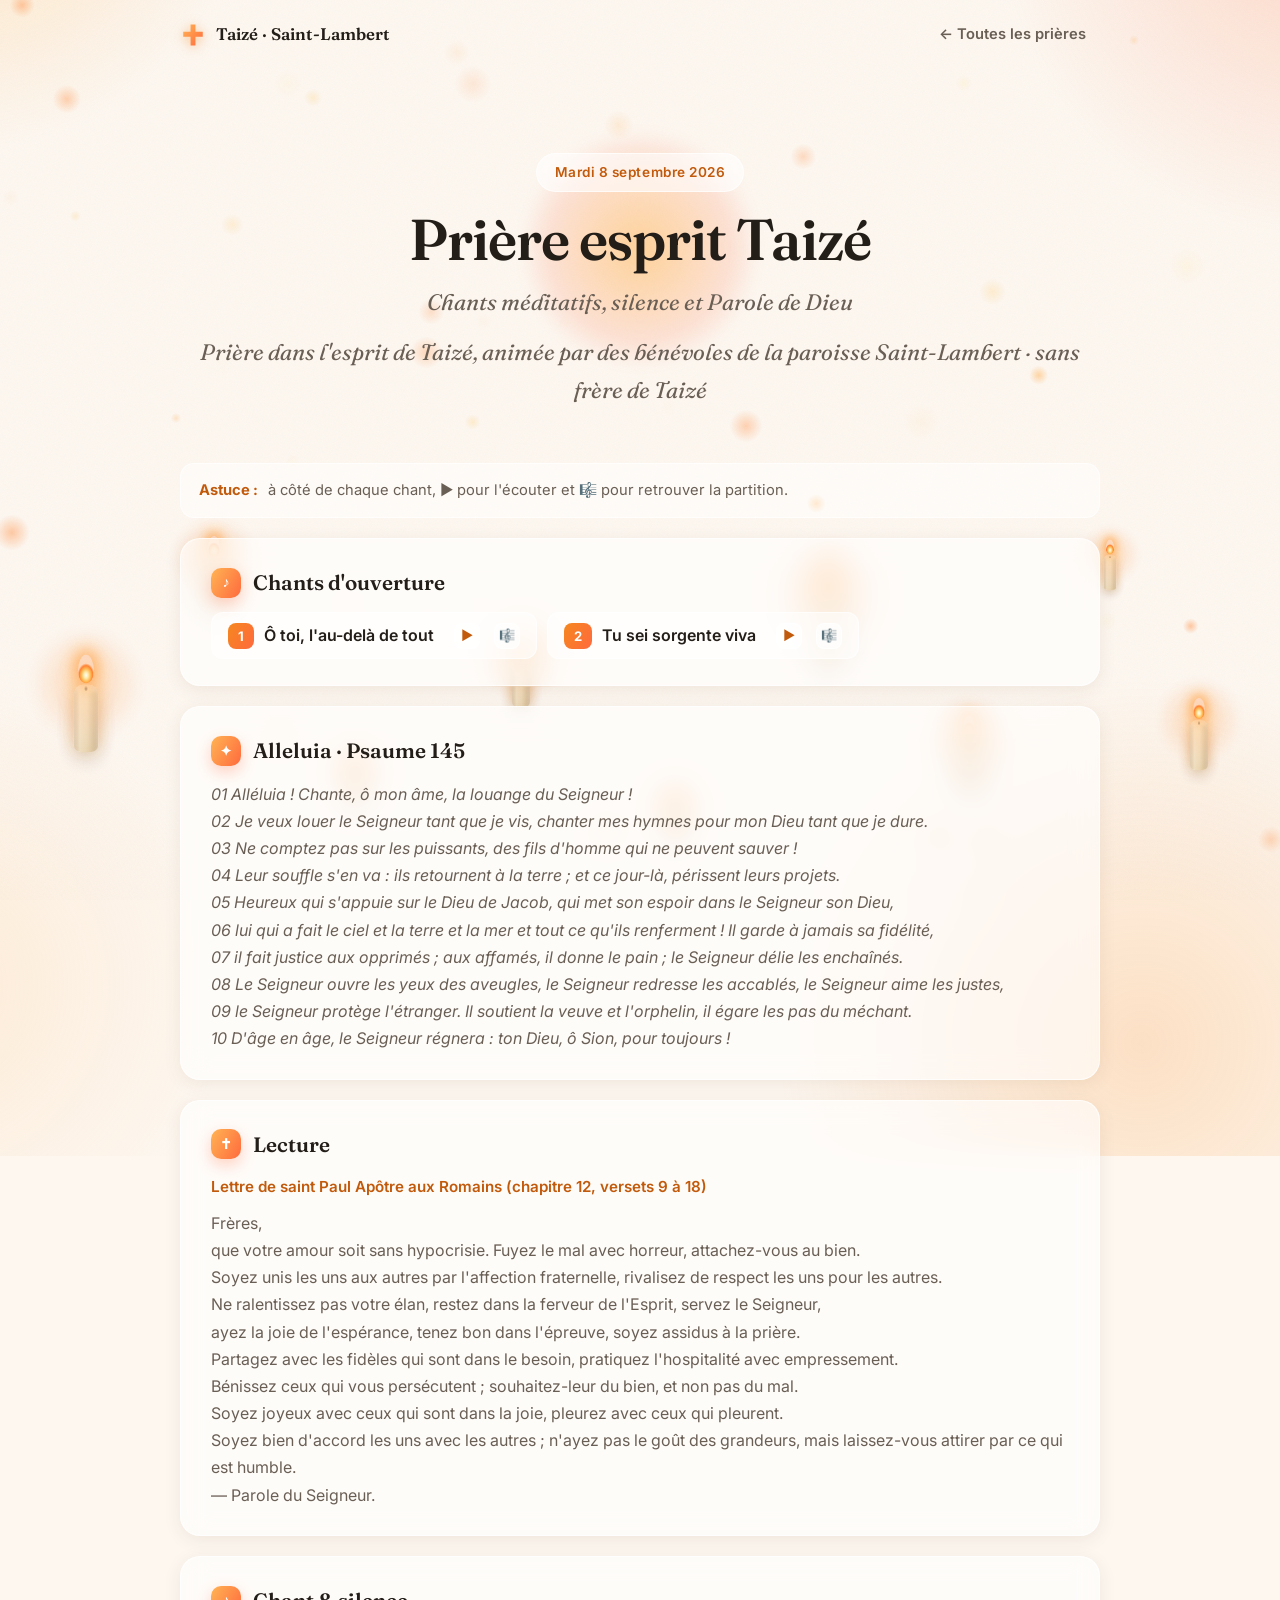
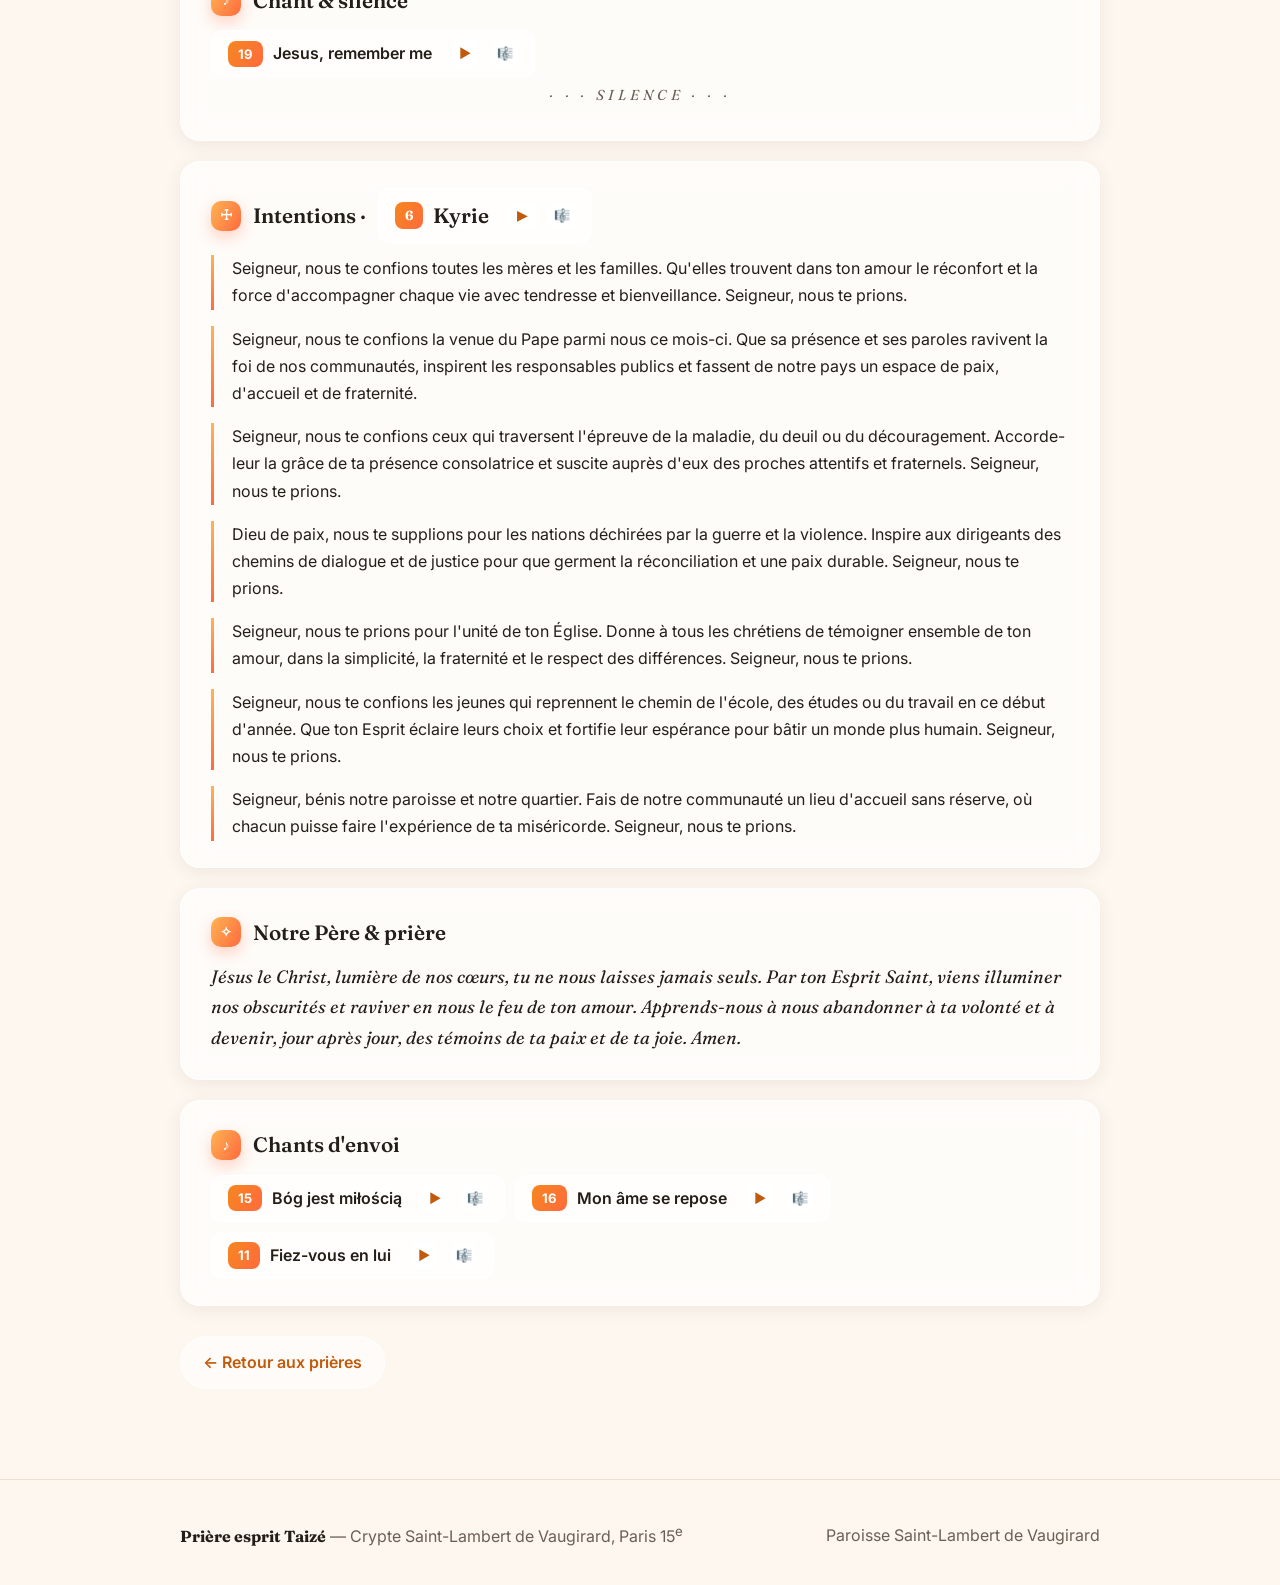
<file: prieres/2026-09-08.html>
<!DOCTYPE html>
<html lang="fr">
<head>
<meta charset="UTF-8">
<meta name="viewport" content="width=device-width, initial-scale=1.0">
<title>Prière du mardi 8 septembre 2026 – Prière esprit Taizé, Saint-Lambert de Vaugirard</title>
<meta name="description" content="Déroulé de la prière dans l'esprit de Taizé du mardi 8 septembre à la Crypte Saint-Lambert de Vaugirard, organisée par des bénévoles de la paroisse (sans frère de Taizé) : chants, Psaume 145, lettre aux Romains, intentions et prière.">
<meta name="theme-color" content="#F5871F">
<link rel="icon" href="data:image/svg+xml,%3Csvg xmlns='http://www.w3.org/2000/svg' viewBox='0 0 32 32'%3E%3Cpath fill='%23F5871F' d='M13 3h6v9h9v6h-9v11h-6V18H4v-6h9z'/%3E%3C/svg%3E">
<link rel="stylesheet" href="../assets/style.css">
</head>
<body>
<div class="fx" aria-hidden="true">
  <canvas class="embers"></canvas>
  <span class="candle lg" style="left:6%;  top:78%"></span>
  <span class="candle"    style="left:16%; top:62%"></span>
  <span class="candle sm" style="left:27%; top:84%"></span>
  <span class="candle"    style="left:40%; top:73%"></span>
  <span class="candle sm" style="left:52%; top:88%"></span>
  <span class="candle lg" style="left:64%; top:68%"></span>
  <span class="candle"    style="left:75%; top:82%"></span>
  <span class="candle sm" style="left:86%; top:60%"></span>
  <span class="candle"    style="left:93%; top:80%"></span>
</div>


<nav class="nav" data-reveal>
  <a class="brand" href="../index.html">
    <svg class="mark" viewBox="0 0 32 32" aria-hidden="true"><path fill="url(#g)" d="M13 3h6v9h9v6h-9v11h-6V18H4v-6h9z"/><defs><linearGradient id="g" x1="0" y1="0" x2="1" y2="1"><stop offset="0" stop-color="#FFB454"/><stop offset="1" stop-color="#FF6A3D"/></linearGradient></defs></svg>
    Taizé · Saint-Lambert
  </a>
  <div class="links"><a href="../index.html#prieres">← Toutes les prières</a></div>
</nav>

<header class="prayer-hero">
  <div class="halo" aria-hidden="true"></div>
  <div class="wrap">
    <span class="date-pill" data-reveal>Mardi 8 septembre 2026</span>
    <h1 data-reveal style="--d:80ms">Prière esprit Taizé</h1>
    <p class="sub" data-reveal style="--d:160ms">Chants méditatifs, silence et Parole de Dieu</p>
    <p class="sub" data-reveal style="--d:220ms">Prière dans l'esprit de Taizé, animée par des bénévoles de la paroisse Saint-Lambert · sans frère de Taizé</p>
  </div>
</header>

<main class="wrap prayer">
<div class="timeline">

  <p class="chant-hint" data-reveal>
    <span class="k">Astuce&nbsp;:</span> à côté de chaque chant, ▶ pour l'écouter et 🎼 pour retrouver la partition.
  </p>

  <section class="step" data-reveal>
    <h2><span class="dot" aria-hidden="true">♪</span> Chants d'ouverture</h2>
    <p class="chants-row">
      <span class="chant"><span class="num">1</span> Ô toi, l'au-delà de tout<a class="chant-act" href="https://www.youtube.com/results?search_query=Taiz%C3%A9%20%C3%94%20toi%2C%20l%27au-del%C3%A0%20de%20tout" target="_blank" rel="noopener" title="Écouter sur YouTube" aria-label="Écouter Ô toi, l'au-delà de tout">▶</a><a class="chant-act" href="https://www.google.com/search?q=partition%20Taiz%C3%A9%20%C3%94%20toi%2C%20l%27au-del%C3%A0%20de%20tout" target="_blank" rel="noopener" title="Trouver la partition" aria-label="Partition de Ô toi, l'au-delà de tout">🎼</a></span>
      <span class="chant"><span class="num">2</span> Tu sei sorgente viva<a class="chant-act" href="https://www.youtube.com/results?search_query=Taiz%C3%A9%202%20-%20Tu%20sei%20sorgente%20viva" target="_blank" rel="noopener" title="Écouter sur YouTube" aria-label="Tu sei sorgente viva">▶</a><a class="chant-act" href="https://www.google.com/search?q=partition%20Taiz%C3%A9%202%20-%20Tu%20sei%20sorgente%20viva" target="_blank" rel="noopener" title="Trouver la partition" aria-label="Partition de Tu sei sorgente viva">🎼</a></span>
    </p>
  </section>

  <section class="step" data-reveal>
    <h2><span class="dot" aria-hidden="true">✦</span> Alleluia · Psaume 145</h2>
    <p class="verse psalm">01 Alléluia ! Chante, ô mon âme, la louange du Seigneur !
02 Je veux louer le Seigneur tant que je vis, chanter mes hymnes pour mon Dieu tant que je dure.
03 Ne comptez pas sur les puissants, des fils d'homme qui ne peuvent sauver !
04 Leur souffle s'en va : ils retournent à la terre ; et ce jour-là, périssent leurs projets.
05 Heureux qui s'appuie sur le Dieu de Jacob, qui met son espoir dans le Seigneur son Dieu,
06 lui qui a fait le ciel et la terre et la mer et tout ce qu'ils renferment ! Il garde à jamais sa fidélité,
07 il fait justice aux opprimés ; aux affamés, il donne le pain ; le Seigneur délie les enchaînés.
08 Le Seigneur ouvre les yeux des aveugles, le Seigneur redresse les accablés, le Seigneur aime les justes,
09 le Seigneur protège l'étranger. Il soutient la veuve et l'orphelin, il égare les pas du méchant.
10 D'âge en âge, le Seigneur régnera : ton Dieu, ô Sion, pour toujours !</p>
  </section>

  <section class="step" data-reveal>
    <h2><span class="dot" aria-hidden="true">✝</span> Lecture</h2>
    <p class="ref">Lettre de saint Paul Apôtre aux Romains (chapitre 12, versets 9 à 18)</p>
    <p class="verse">Frères,
que votre amour soit sans hypocrisie. Fuyez le mal avec horreur, attachez-vous au bien.
Soyez unis les uns aux autres par l'affection fraternelle, rivalisez de respect les uns pour les autres.
Ne ralentissez pas votre élan, restez dans la ferveur de l'Esprit, servez le Seigneur,
ayez la joie de l'espérance, tenez bon dans l'épreuve, soyez assidus à la prière.
Partagez avec les fidèles qui sont dans le besoin, pratiquez l'hospitalité avec empressement.
Bénissez ceux qui vous persécutent ; souhaitez-leur du bien, et non pas du mal.
Soyez joyeux avec ceux qui sont dans la joie, pleurez avec ceux qui pleurent.
Soyez bien d'accord les uns avec les autres ; n'ayez pas le goût des grandeurs, mais laissez-vous attirer par ce qui est humble.
— Parole du Seigneur.</p>
  </section>

  <section class="step" data-reveal>
    <h2><span class="dot" aria-hidden="true">♪</span> Chant &amp; silence</h2>
    <p class="chants-row"><span class="chant"><span class="num">19</span> Jesus, remember me<a class="chant-act" href="https://www.youtube.com/results?search_query=Taiz%C3%A9%20Jesus%2C%20remember%20me" target="_blank" rel="noopener" title="Écouter sur YouTube" aria-label="Écouter Jesus, remember me">▶</a><a class="chant-act" href="https://www.google.com/search?q=partition%20Taiz%C3%A9%20Jesus%2C%20remember%20me" target="_blank" rel="noopener" title="Trouver la partition" aria-label="Partition de Jesus, remember me">🎼</a></span></p>
    <p class="silence">· · · Silence · · ·</p>
  </section>

  <section class="step" data-reveal>
    <h2><span class="dot" aria-hidden="true">☩</span> Intentions · <span class="chant"><span class="num">6</span> Kyrie<a class="chant-act" href="https://www.youtube.com/results?search_query=Taiz%C3%A9%20Kyrie" target="_blank" rel="noopener" title="Écouter sur YouTube" aria-label="Écouter Kyrie">▶</a><a class="chant-act" href="https://www.google.com/search?q=partition%20Taiz%C3%A9%20Kyrie" target="_blank" rel="noopener" title="Trouver la partition" aria-label="Partition de Kyrie">🎼</a></span></h2>
    <p class="intention">Seigneur, nous te confions toutes les mères et les familles. Qu'elles trouvent dans ton amour le réconfort et la force d'accompagner chaque vie avec tendresse et bienveillance. Seigneur, nous te prions.</p>
    <p class="intention">Seigneur, nous te confions la venue du Pape parmi nous ce mois-ci. Que sa présence et ses paroles ravivent la foi de nos communautés, inspirent les responsables publics et fassent de notre pays un espace de paix, d'accueil et de fraternité.</p>
    <p class="intention">Seigneur, nous te confions ceux qui traversent l'épreuve de la maladie, du deuil ou du découragement. Accorde-leur la grâce de ta présence consolatrice et suscite auprès d'eux des proches attentifs et fraternels. Seigneur, nous te prions.</p>
    <p class="intention">Dieu de paix, nous te supplions pour les nations déchirées par la guerre et la violence. Inspire aux dirigeants des chemins de dialogue et de justice pour que germent la réconciliation et une paix durable. Seigneur, nous te prions.</p>
    <p class="intention">Seigneur, nous te prions pour l'unité de ton Église. Donne à tous les chrétiens de témoigner ensemble de ton amour, dans la simplicité, la fraternité et le respect des différences. Seigneur, nous te prions.</p>
    <p class="intention">Seigneur, nous te confions les jeunes qui reprennent le chemin de l'école, des études ou du travail en ce début d'année. Que ton Esprit éclaire leurs choix et fortifie leur espérance pour bâtir un monde plus humain. Seigneur, nous te prions.</p>
    <p class="intention">Seigneur, bénis notre paroisse et notre quartier. Fais de notre communauté un lieu d'accueil sans réserve, où chacun puisse faire l'expérience de ta miséricorde. Seigneur, nous te prions.</p>
  </section>

  <section class="step" data-reveal>
    <h2><span class="dot" aria-hidden="true">✧</span> Notre Père &amp; prière</h2>
    <p class="prayer-text">Jésus le Christ, lumière de nos cœurs, tu ne nous laisses jamais seuls. Par ton Esprit Saint, viens illuminer nos obscurités et raviver en nous le feu de ton amour. Apprends-nous à nous abandonner à ta volonté et à devenir, jour après jour, des témoins de ta paix et de ta joie. Amen.</p>
  </section>

  <section class="step" data-reveal>
    <h2><span class="dot" aria-hidden="true">♪</span> Chants d'envoi</h2>
    <p class="chants-row">
      <span class="chant"><span class="num">15</span> Bóg jest miłością<a class="chant-act" href="https://www.youtube.com/results?search_query=Taiz%C3%A9%20B%C3%B3g%20jest%20mi%C5%82o%C5%9Bci%C4%85" target="_blank" rel="noopener" title="Écouter sur YouTube" aria-label="Écouter Bóg jest miłością">▶</a><a class="chant-act" href="https://www.google.com/search?q=partition%20Taiz%C3%A9%20B%C3%B3g%20jest%20mi%C5%82o%C5%9Bci%C4%85" target="_blank" rel="noopener" title="Trouver la partition" aria-label="Partition de Bóg jest miłością">🎼</a></span>
      <span class="chant"><span class="num">16</span> Mon âme se repose<a class="chant-act" href="https://www.youtube.com/results?search_query=Taiz%C3%A9%20Mon%20%C3%A2me%20se%20repose" target="_blank" rel="noopener" title="Écouter sur YouTube" aria-label="Écouter Mon âme se repose">▶</a><a class="chant-act" href="https://www.google.com/search?q=partition%20Taiz%C3%A9%20Mon%20%C3%A2me%20se%20repose" target="_blank" rel="noopener" title="Trouver la partition" aria-label="Partition de Mon âme se repose">🎼</a></span>
      <span class="chant"><span class="num">11</span> Fiez-vous en lui<a class="chant-act" href="https://www.youtube.com/results?search_query=Taiz%C3%A9%20Fiez-vous%20en%20lui" target="_blank" rel="noopener" title="Écouter sur YouTube" aria-label="Écouter Fiez-vous en lui">▶</a><a class="chant-act" href="https://www.google.com/search?q=partition%20Taiz%C3%A9%20Fiez-vous%20en%20lui" target="_blank" rel="noopener" title="Trouver la partition" aria-label="Partition de Fiez-vous en lui">🎼</a></span>
    </p>
  </section>

  <a class="back-link" href="../index.html#prieres" data-reveal>← Retour aux prières</a>

</div>
</main>

<footer class="site-footer">
  <div class="wrap">
    <span><strong>Prière esprit Taizé</strong> — Crypte Saint-Lambert de Vaugirard, Paris 15<sup>e</sup></span>
    <span>Paroisse Saint-Lambert de Vaugirard</span>
  </div>
</footer>

<script src="../assets/app.js"></script>
</body>
</html>
</file>
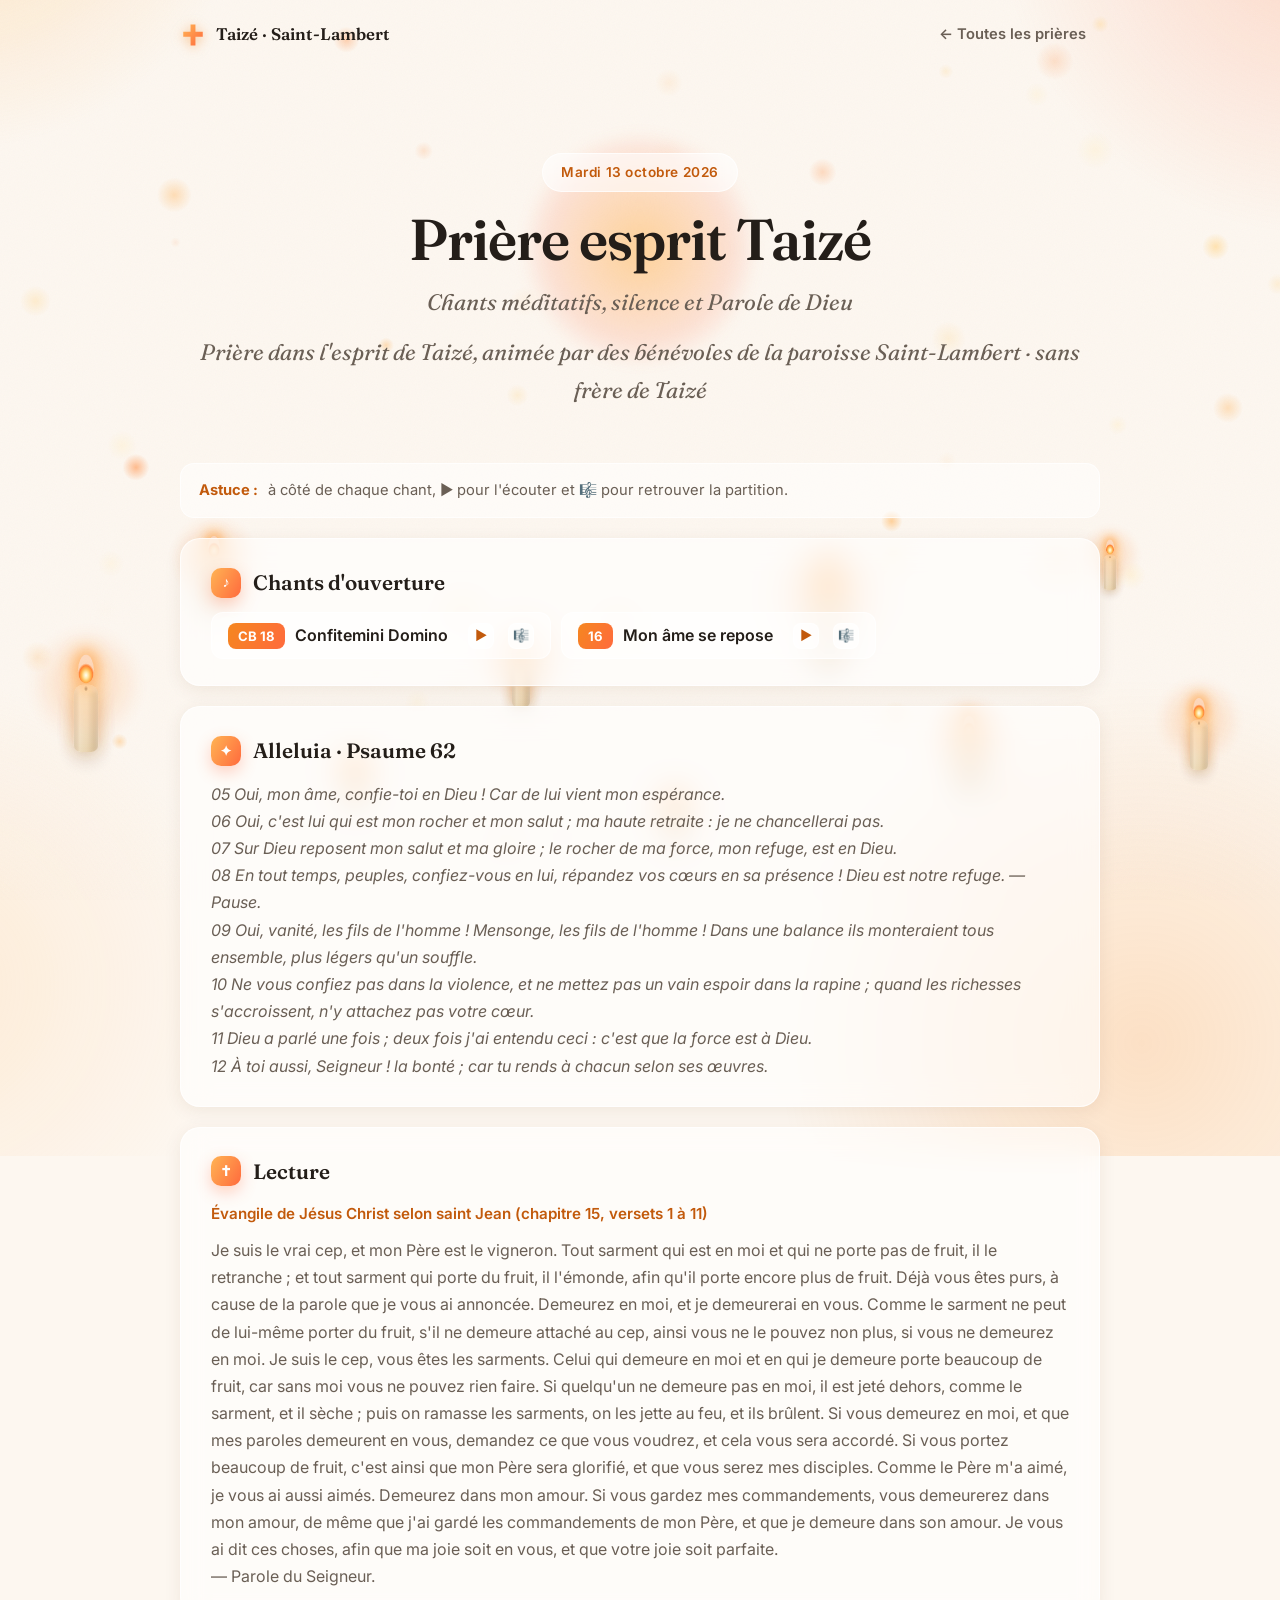
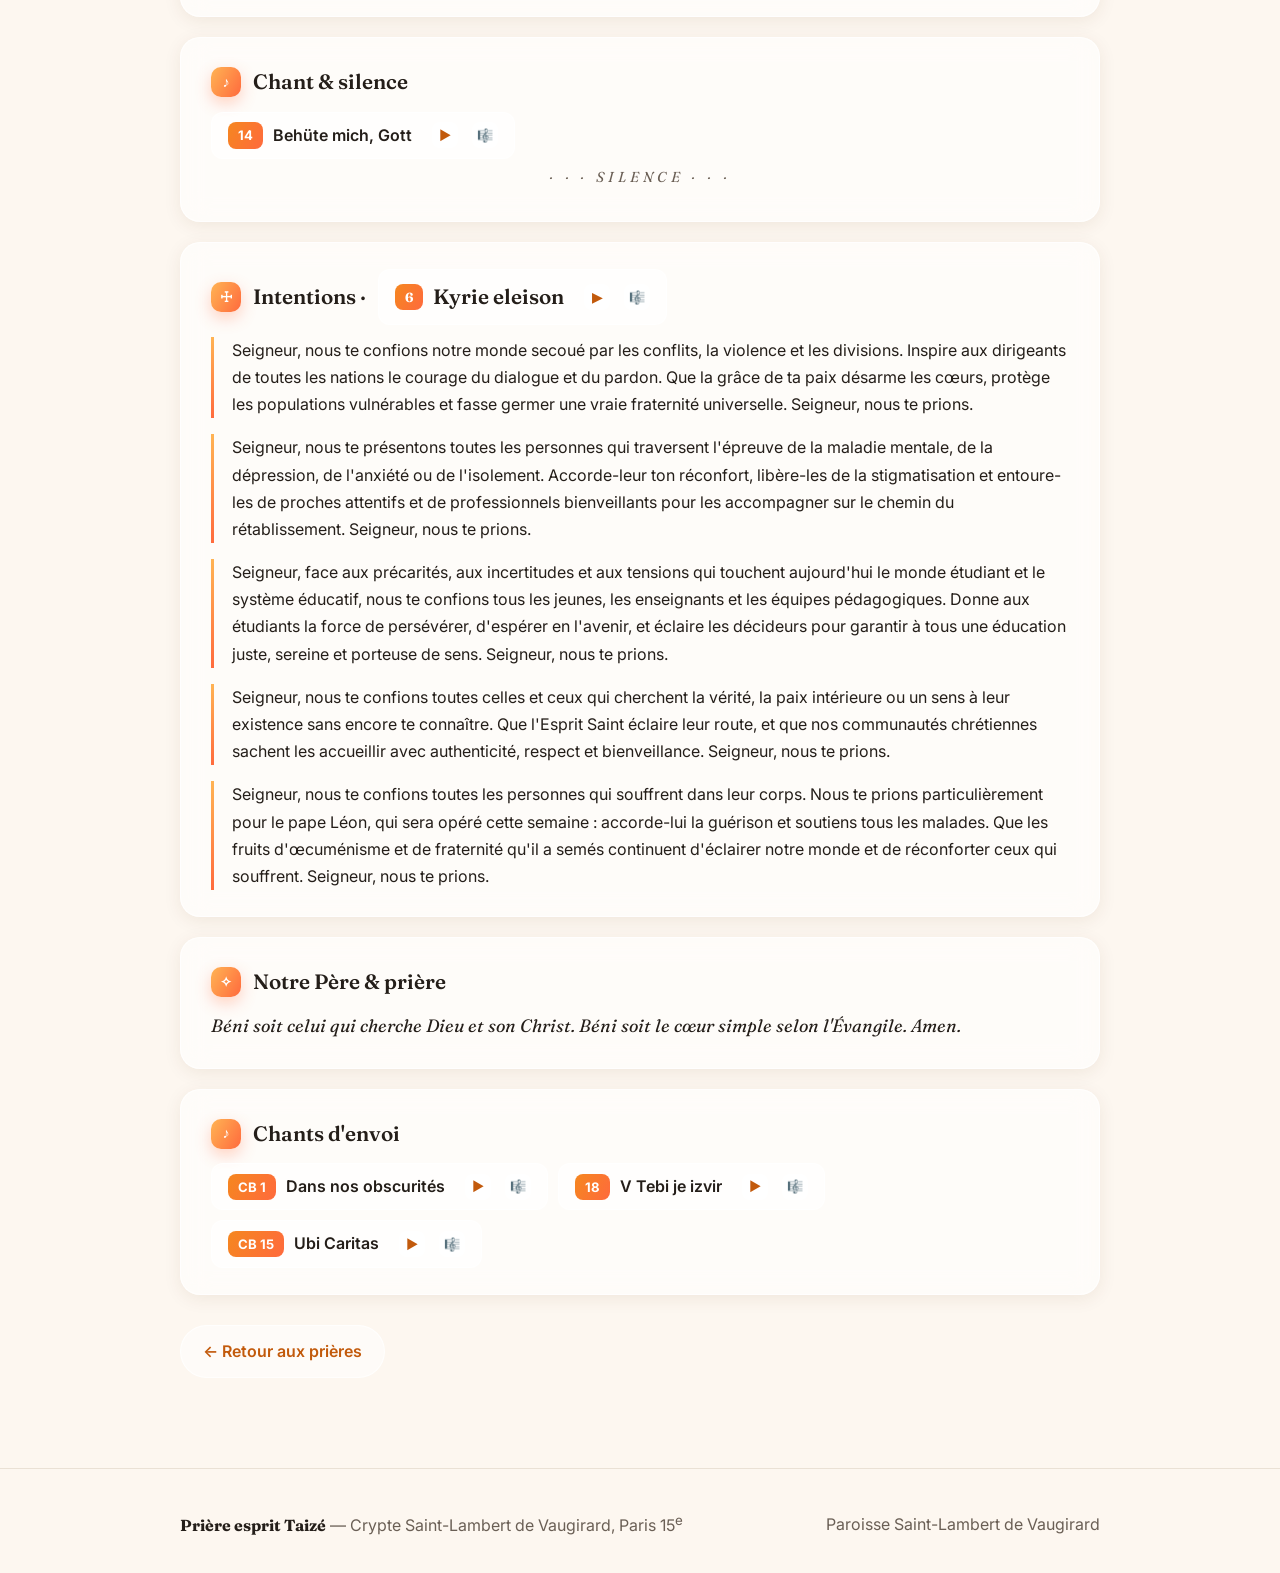
<file: site/prieres/2026-10-13.html>
<!DOCTYPE html>
<html lang="fr">
<head>
<meta charset="UTF-8">
<meta name="viewport" content="width=device-width, initial-scale=1.0">
<title>Prière du mardi 13 octobre 2026 – Prière esprit Taizé, Saint-Lambert de Vaugirard</title>
<meta name="description" content="Déroulé de la prière dans l'esprit de Taizé du mardi 13 octobre à la Crypte Saint-Lambert de Vaugirard, organisée par des bénévoles de la paroisse (sans frère de Taizé) : chants, Psaume 62, Évangile de Jean, intentions et prière.">
<meta name="theme-color" content="#F5871F">
<link rel="icon" href="data:image/svg+xml,%3Csvg xmlns='http://www.w3.org/2000/svg' viewBox='0 0 32 32'%3E%3Cpath fill='%23F5871F' d='M13 3h6v9h9v6h-9v11h-6V18H4v-6h9z'/%3E%3C/svg%3E">
<link rel="stylesheet" href="../assets/style.css">
</head>
<body>
<div class="fx" aria-hidden="true">
  <canvas class="embers"></canvas>
  <span class="candle lg" style="left:6%;  top:78%"></span>
  <span class="candle"    style="left:16%; top:62%"></span>
  <span class="candle sm" style="left:27%; top:84%"></span>
  <span class="candle"    style="left:40%; top:73%"></span>
  <span class="candle sm" style="left:52%; top:88%"></span>
  <span class="candle lg" style="left:64%; top:68%"></span>
  <span class="candle"    style="left:75%; top:82%"></span>
  <span class="candle sm" style="left:86%; top:60%"></span>
  <span class="candle"    style="left:93%; top:80%"></span>
</div>


<nav class="nav" data-reveal>
  <a class="brand" href="../index.html">
    <svg class="mark" viewBox="0 0 32 32" aria-hidden="true"><path fill="url(#g)" d="M13 3h6v9h9v6h-9v11h-6V18H4v-6h9z"/><defs><linearGradient id="g" x1="0" y1="0" x2="1" y2="1"><stop offset="0" stop-color="#FFB454"/><stop offset="1" stop-color="#FF6A3D"/></linearGradient></defs></svg>
    Taizé · Saint-Lambert
  </a>
  <div class="links"><a href="../index.html#prieres">← Toutes les prières</a></div>
</nav>

<header class="prayer-hero">
  <div class="halo" aria-hidden="true"></div>
  <div class="wrap">
    <span class="date-pill" data-reveal>Mardi 13 octobre 2026</span>
    <h1 data-reveal style="--d:80ms">Prière esprit Taizé</h1>
    <p class="sub" data-reveal style="--d:160ms">Chants méditatifs, silence et Parole de Dieu</p>
    <p class="sub" data-reveal style="--d:220ms">Prière dans l'esprit de Taizé, animée par des bénévoles de la paroisse Saint-Lambert · sans frère de Taizé</p>
  </div>
</header>

<main class="wrap prayer">
<div class="timeline">

  <p class="chant-hint" data-reveal>
    <span class="k">Astuce&nbsp;:</span> à côté de chaque chant, ▶ pour l'écouter et 🎼 pour retrouver la partition.
  </p>

  <section class="step" data-reveal>
    <h2><span class="dot" aria-hidden="true">♪</span> Chants d'ouverture</h2>
    <p class="chants-row">
      <span class="chant"><span class="num">CB 18</span> Confitemini Domino<a class="chant-act" href="https://www.youtube.com/results?search_query=Taiz%C3%A9%20Confitemini%20Domino" target="_blank" rel="noopener" title="Écouter sur YouTube" aria-label="Écouter Confitemini Domino">▶</a><a class="chant-act" href="https://www.google.com/search?q=partition%20Taiz%C3%A9%20Confitemini%20Domino" target="_blank" rel="noopener" title="Trouver la partition" aria-label="Partition de Confitemini Domino">🎼</a></span>
      <span class="chant"><span class="num">16</span> Mon âme se repose<a class="chant-act" href="https://www.youtube.com/results?search_query=Taiz%C3%A9%20Mon%20%C3%A2me%20se%20repose" target="_blank" rel="noopener" title="Écouter sur YouTube" aria-label="Écouter Mon âme se repose">▶</a><a class="chant-act" href="https://www.google.com/search?q=partition%20Taiz%C3%A9%20Mon%20%C3%A2me%20se%20repose" target="_blank" rel="noopener" title="Trouver la partition" aria-label="Partition de Mon âme se repose">🎼</a></span>
    </p>
  </section>

  <section class="step" data-reveal>
    <h2><span class="dot" aria-hidden="true">✦</span> Alleluia · Psaume 62</h2>
    <p class="verse psalm">05 Oui, mon âme, confie-toi en Dieu ! Car de lui vient mon espérance.
06 Oui, c'est lui qui est mon rocher et mon salut ; ma haute retraite : je ne chancellerai pas.
07 Sur Dieu reposent mon salut et ma gloire ; le rocher de ma force, mon refuge, est en Dieu.
08 En tout temps, peuples, confiez-vous en lui, répandez vos cœurs en sa présence ! Dieu est notre refuge. — Pause.
09 Oui, vanité, les fils de l'homme ! Mensonge, les fils de l'homme ! Dans une balance ils monteraient tous ensemble, plus légers qu'un souffle.
10 Ne vous confiez pas dans la violence, et ne mettez pas un vain espoir dans la rapine ; quand les richesses s'accroissent, n'y attachez pas votre cœur.
11 Dieu a parlé une fois ; deux fois j'ai entendu ceci : c'est que la force est à Dieu.
12 À toi aussi, Seigneur ! la bonté ; car tu rends à chacun selon ses œuvres.</p>
  </section>

  <section class="step" data-reveal>
    <h2><span class="dot" aria-hidden="true">✝</span> Lecture</h2>
    <p class="ref">Évangile de Jésus Christ selon saint Jean (chapitre 15, versets 1 à 11)</p>
    <p class="verse">Je suis le vrai cep, et mon Père est le vigneron. Tout sarment qui est en moi et qui ne porte pas de fruit, il le retranche ; et tout sarment qui porte du fruit, il l'émonde, afin qu'il porte encore plus de fruit. Déjà vous êtes purs, à cause de la parole que je vous ai annoncée. Demeurez en moi, et je demeurerai en vous. Comme le sarment ne peut de lui-même porter du fruit, s'il ne demeure attaché au cep, ainsi vous ne le pouvez non plus, si vous ne demeurez en moi. Je suis le cep, vous êtes les sarments. Celui qui demeure en moi et en qui je demeure porte beaucoup de fruit, car sans moi vous ne pouvez rien faire. Si quelqu'un ne demeure pas en moi, il est jeté dehors, comme le sarment, et il sèche ; puis on ramasse les sarments, on les jette au feu, et ils brûlent. Si vous demeurez en moi, et que mes paroles demeurent en vous, demandez ce que vous voudrez, et cela vous sera accordé. Si vous portez beaucoup de fruit, c'est ainsi que mon Père sera glorifié, et que vous serez mes disciples. Comme le Père m'a aimé, je vous ai aussi aimés. Demeurez dans mon amour. Si vous gardez mes commandements, vous demeurerez dans mon amour, de même que j'ai gardé les commandements de mon Père, et que je demeure dans son amour. Je vous ai dit ces choses, afin que ma joie soit en vous, et que votre joie soit parfaite.
— Parole du Seigneur.</p>
  </section>

  <section class="step" data-reveal>
    <h2><span class="dot" aria-hidden="true">♪</span> Chant &amp; silence</h2>
    <p class="chants-row"><span class="chant"><span class="num">14</span> Behüte mich, Gott<a class="chant-act" href="https://www.youtube.com/results?search_query=Taiz%C3%A9%20Beh%C3%BCte%20mich%20Gott" target="_blank" rel="noopener" title="Écouter sur YouTube" aria-label="Écouter Behüte mich, Gott">▶</a><a class="chant-act" href="https://www.google.com/search?q=partition%20Taiz%C3%A9%20Beh%C3%BCte%20mich%20Gott" target="_blank" rel="noopener" title="Trouver la partition" aria-label="Partition de Behüte mich, Gott">🎼</a></span></p>
    <p class="silence">· · · Silence · · ·</p>
  </section>

  <section class="step" data-reveal>
    <h2><span class="dot" aria-hidden="true">☩</span> Intentions · <span class="chant"><span class="num">6</span> Kyrie eleison<a class="chant-act" href="https://www.youtube.com/results?search_query=Taiz%C3%A9%20Kyrie%20eleison" target="_blank" rel="noopener" title="Écouter sur YouTube" aria-label="Écouter Kyrie eleison">▶</a><a class="chant-act" href="https://www.google.com/search?q=partition%20Taiz%C3%A9%20Kyrie%20eleison" target="_blank" rel="noopener" title="Trouver la partition" aria-label="Partition de Kyrie eleison">🎼</a></span></h2>
    <p class="intention">Seigneur, nous te confions notre monde secoué par les conflits, la violence et les divisions. Inspire aux dirigeants de toutes les nations le courage du dialogue et du pardon. Que la grâce de ta paix désarme les cœurs, protège les populations vulnérables et fasse germer une vraie fraternité universelle. Seigneur, nous te prions.</p>
    <p class="intention">Seigneur, nous te présentons toutes les personnes qui traversent l'épreuve de la maladie mentale, de la dépression, de l'anxiété ou de l'isolement. Accorde-leur ton réconfort, libère-les de la stigmatisation et entoure-les de proches attentifs et de professionnels bienveillants pour les accompagner sur le chemin du rétablissement. Seigneur, nous te prions.</p>
    <p class="intention">Seigneur, face aux précarités, aux incertitudes et aux tensions qui touchent aujourd'hui le monde étudiant et le système éducatif, nous te confions tous les jeunes, les enseignants et les équipes pédagogiques. Donne aux étudiants la force de persévérer, d'espérer en l'avenir, et éclaire les décideurs pour garantir à tous une éducation juste, sereine et porteuse de sens. Seigneur, nous te prions.</p>
    <p class="intention">Seigneur, nous te confions toutes celles et ceux qui cherchent la vérité, la paix intérieure ou un sens à leur existence sans encore te connaître. Que l'Esprit Saint éclaire leur route, et que nos communautés chrétiennes sachent les accueillir avec authenticité, respect et bienveillance. Seigneur, nous te prions.</p>
    <p class="intention">Seigneur, nous te confions toutes les personnes qui souffrent dans leur corps. Nous te prions particulièrement pour le pape Léon, qui sera opéré cette semaine : accorde-lui la guérison et soutiens tous les malades. Que les fruits d'œcuménisme et de fraternité qu'il a semés continuent d'éclairer notre monde et de réconforter ceux qui souffrent. Seigneur, nous te prions.</p>
  </section>

  <section class="step" data-reveal>
    <h2><span class="dot" aria-hidden="true">✧</span> Notre Père &amp; prière</h2>
    <p class="prayer-text">Béni soit celui qui cherche Dieu et son Christ. Béni soit le cœur simple selon l'Évangile. Amen.</p>
  </section>

  <section class="step" data-reveal>
    <h2><span class="dot" aria-hidden="true">♪</span> Chants d'envoi</h2>
    <p class="chants-row">
      <span class="chant"><span class="num">CB 1</span> Dans nos obscurités<a class="chant-act" href="https://www.youtube.com/results?search_query=Taiz%C3%A9%20Dans%20nos%20obscurit%C3%A9s" target="_blank" rel="noopener" title="Écouter sur YouTube" aria-label="Écouter Dans nos obscurités">▶</a><a class="chant-act" href="https://www.google.com/search?q=partition%20Taiz%C3%A9%20Dans%20nos%20obscurit%C3%A9s" target="_blank" rel="noopener" title="Trouver la partition" aria-label="Partition de Dans nos obscurités">🎼</a></span>
      <span class="chant"><span class="num">18</span> V Tebi je izvir<a class="chant-act" href="https://www.youtube.com/results?search_query=Taiz%C3%A9%20V%20Tebi%20je%20izvir" target="_blank" rel="noopener" title="Écouter sur YouTube" aria-label="Écouter V Tebi je izvir">▶</a><a class="chant-act" href="https://www.google.com/search?q=partition%20Taiz%C3%A9%20V%20Tebi%20je%20izvir" target="_blank" rel="noopener" title="Trouver la partition" aria-label="Partition de V Tebi je izvir">🎼</a></span>
      <span class="chant"><span class="num">CB 15</span> Ubi Caritas<a class="chant-act" href="https://www.youtube.com/results?search_query=Taiz%C3%A9%20Ubi%20Caritas" target="_blank" rel="noopener" title="Écouter sur YouTube" aria-label="Écouter Ubi Caritas">▶</a><a class="chant-act" href="https://www.google.com/search?q=partition%20Taiz%C3%A9%20Ubi%20Caritas" target="_blank" rel="noopener" title="Trouver la partition" aria-label="Partition de Ubi Caritas">🎼</a></span>
    </p>
  </section>

  <a class="back-link" href="../index.html#prieres" data-reveal>← Retour aux prières</a>

</div>
</main>

<footer class="site-footer">
  <div class="wrap">
    <span><strong>Prière esprit Taizé</strong> — Crypte Saint-Lambert de Vaugirard, Paris 15<sup>e</sup></span>
    <span>Paroisse Saint-Lambert de Vaugirard</span>
  </div>
</footer>

<script src="../assets/app.js"></script>
</body>
</html>
</file>
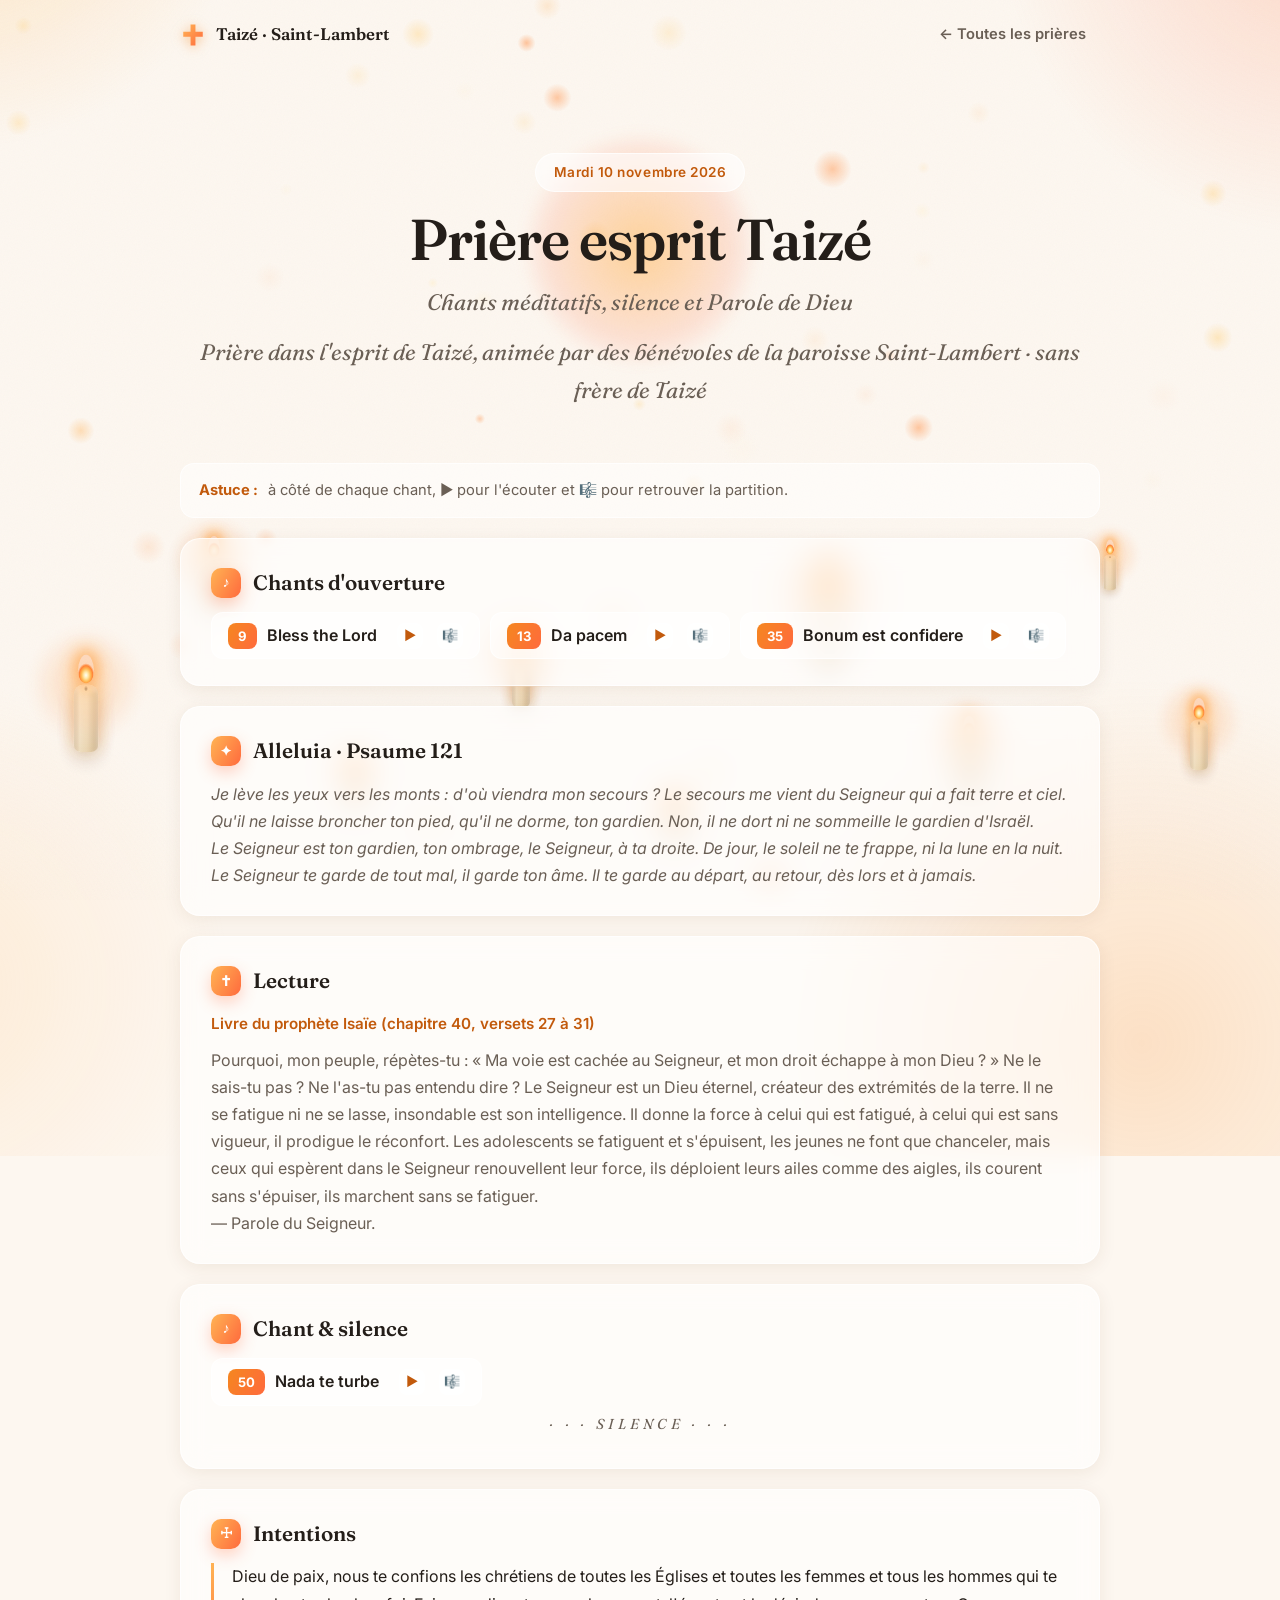
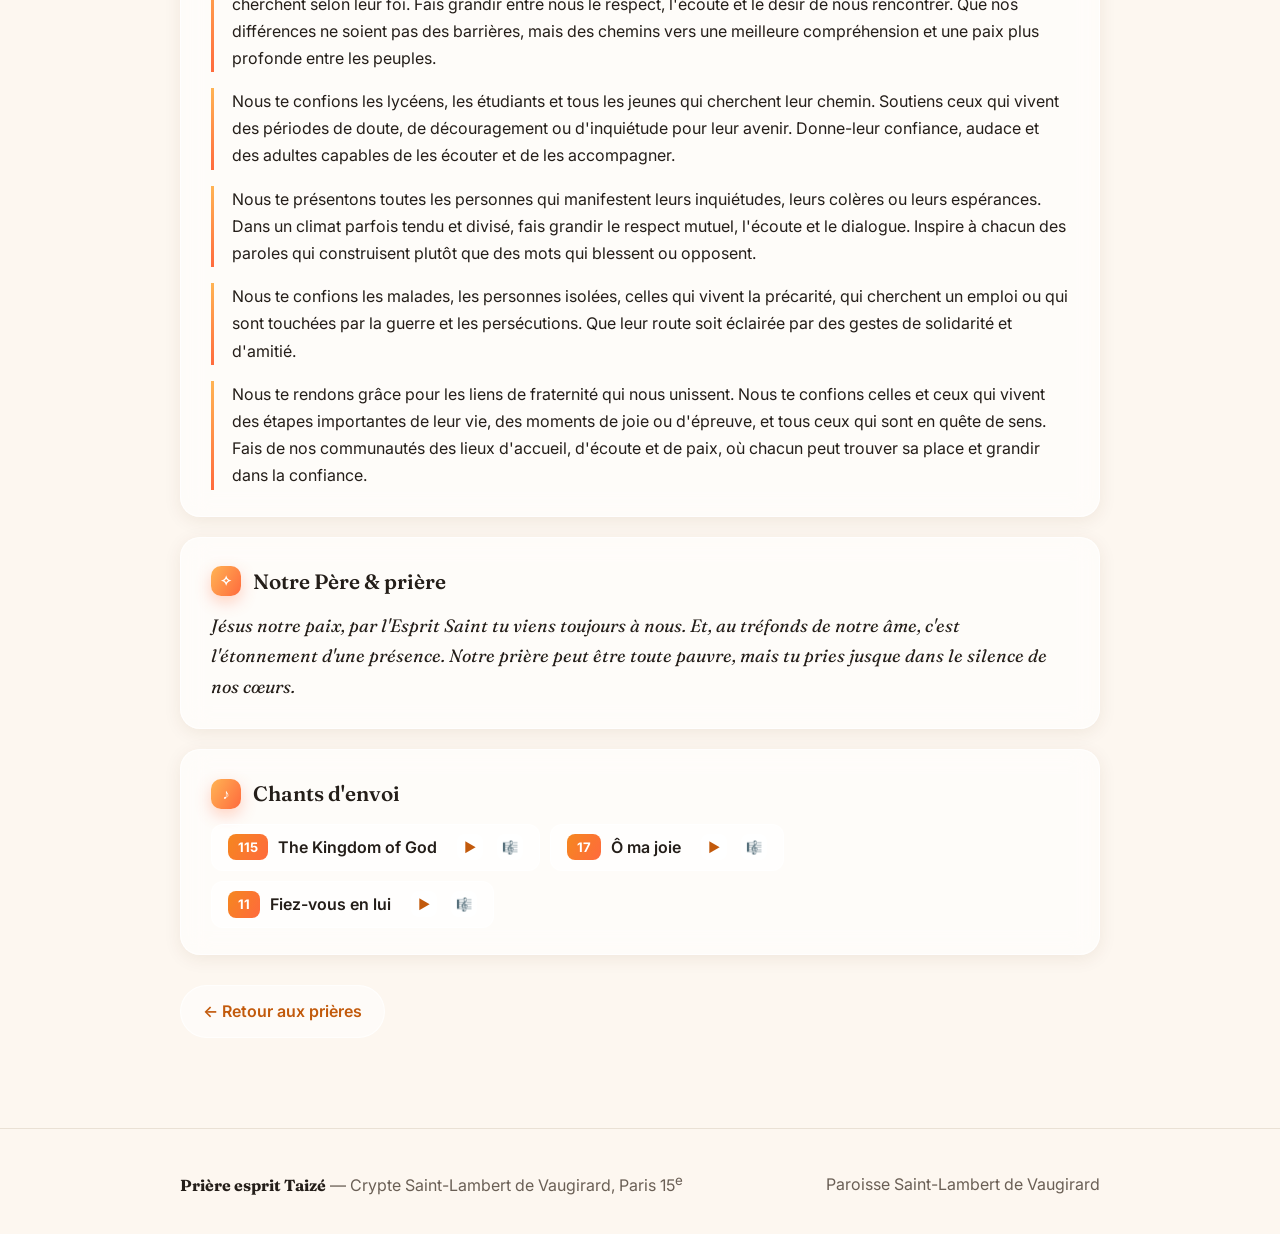
<file: site/prieres/2026-11-10.html>
<!DOCTYPE html>
<html lang="fr">
<head>
<meta charset="UTF-8">
<meta name="viewport" content="width=device-width, initial-scale=1.0">
<title>Prière du mardi 10 novembre 2026 – Prière esprit Taizé, Saint-Lambert de Vaugirard</title>
<meta name="description" content="Déroulé de la prière dans l'esprit de Taizé du mardi 10 novembre à la Crypte Saint-Lambert de Vaugirard, organisée par des bénévoles de la paroisse (sans frère de Taizé) : chants, Psaume 121, livre d'Isaïe, intentions et prière.">
<meta name="theme-color" content="#F5871F">
<link rel="icon" href="data:image/svg+xml,%3Csvg xmlns='http://www.w3.org/2000/svg' viewBox='0 0 32 32'%3E%3Cpath fill='%23F5871F' d='M13 3h6v9h9v6h-9v11h-6V18H4v-6h9z'/%3E%3C/svg%3E">
<link rel="stylesheet" href="../assets/style.css">
</head>
<body>
<div class="fx" aria-hidden="true">
  <canvas class="embers"></canvas>
  <span class="candle lg" style="left:6%;  top:78%"></span>
  <span class="candle"    style="left:16%; top:62%"></span>
  <span class="candle sm" style="left:27%; top:84%"></span>
  <span class="candle"    style="left:40%; top:73%"></span>
  <span class="candle sm" style="left:52%; top:88%"></span>
  <span class="candle lg" style="left:64%; top:68%"></span>
  <span class="candle"    style="left:75%; top:82%"></span>
  <span class="candle sm" style="left:86%; top:60%"></span>
  <span class="candle"    style="left:93%; top:80%"></span>
</div>


<nav class="nav" data-reveal>
  <a class="brand" href="../index.html">
    <svg class="mark" viewBox="0 0 32 32" aria-hidden="true"><path fill="url(#g)" d="M13 3h6v9h9v6h-9v11h-6V18H4v-6h9z"/><defs><linearGradient id="g" x1="0" y1="0" x2="1" y2="1"><stop offset="0" stop-color="#FFB454"/><stop offset="1" stop-color="#FF6A3D"/></linearGradient></defs></svg>
    Taizé · Saint-Lambert
  </a>
  <div class="links"><a href="../index.html#prieres">← Toutes les prières</a></div>
</nav>

<header class="prayer-hero">
  <div class="halo" aria-hidden="true"></div>
  <div class="wrap">
    <span class="date-pill" data-reveal>Mardi 10 novembre 2026</span>
    <h1 data-reveal style="--d:80ms">Prière esprit Taizé</h1>
    <p class="sub" data-reveal style="--d:160ms">Chants méditatifs, silence et Parole de Dieu</p>
    <p class="sub" data-reveal style="--d:220ms">Prière dans l'esprit de Taizé, animée par des bénévoles de la paroisse Saint-Lambert · sans frère de Taizé</p>
  </div>
</header>

<main class="wrap prayer">
<div class="timeline">

  <p class="chant-hint" data-reveal>
    <span class="k">Astuce&nbsp;:</span> à côté de chaque chant, ▶ pour l'écouter et 🎼 pour retrouver la partition.
  </p>

  <section class="step" data-reveal>
    <h2><span class="dot" aria-hidden="true">♪</span> Chants d'ouverture</h2>
    <p class="chants-row">
      <span class="chant"><span class="num">9</span> Bless the Lord<a class="chant-act" href="https://www.youtube.com/results?search_query=Taiz%C3%A9%20Bless%20the%20Lord" target="_blank" rel="noopener" title="Écouter sur YouTube" aria-label="Écouter Bless the Lord">▶</a><a class="chant-act" href="https://www.google.com/search?q=partition%20Taiz%C3%A9%20Bless%20the%20Lord" target="_blank" rel="noopener" title="Trouver la partition" aria-label="Partition de Bless the Lord">🎼</a></span>
      <span class="chant"><span class="num">13</span> Da pacem<a class="chant-act" href="https://www.youtube.com/results?search_query=Taiz%C3%A9%20Da%20pacem" target="_blank" rel="noopener" title="Écouter sur YouTube" aria-label="Écouter Da pacem">▶</a><a class="chant-act" href="https://www.google.com/search?q=partition%20Taiz%C3%A9%20Da%20pacem" target="_blank" rel="noopener" title="Trouver la partition" aria-label="Partition de Da pacem">🎼</a></span>
      <span class="chant"><span class="num">35</span> Bonum est confidere<a class="chant-act" href="https://www.youtube.com/results?search_query=Taiz%C3%A9%20Bonum%20est%20confidere" target="_blank" rel="noopener" title="Écouter sur YouTube" aria-label="Écouter Bonum est confidere">▶</a><a class="chant-act" href="https://www.google.com/search?q=partition%20Taiz%C3%A9%20Bonum%20est%20confidere" target="_blank" rel="noopener" title="Trouver la partition" aria-label="Partition de Bonum est confidere">🎼</a></span>
    </p>
  </section>

  <section class="step" data-reveal>
    <h2><span class="dot" aria-hidden="true">✦</span> Alleluia · Psaume 121</h2>
    <p class="verse psalm">Je lève les yeux vers les monts : d'où viendra mon secours ? Le secours me vient du Seigneur qui a fait terre et ciel.
Qu'il ne laisse broncher ton pied, qu'il ne dorme, ton gardien. Non, il ne dort ni ne sommeille le gardien d'Israël.
Le Seigneur est ton gardien, ton ombrage, le Seigneur, à ta droite. De jour, le soleil ne te frappe, ni la lune en la nuit.
Le Seigneur te garde de tout mal, il garde ton âme. Il te garde au départ, au retour, dès lors et à jamais.</p>
  </section>

  <section class="step" data-reveal>
    <h2><span class="dot" aria-hidden="true">✝</span> Lecture</h2>
    <p class="ref">Livre du prophète Isaïe (chapitre 40, versets 27 à 31)</p>
    <p class="verse">Pourquoi, mon peuple, répètes-tu : « Ma voie est cachée au Seigneur, et mon droit échappe à mon Dieu ? » Ne le sais-tu pas ? Ne l'as-tu pas entendu dire ? Le Seigneur est un Dieu éternel, créateur des extrémités de la terre. Il ne se fatigue ni ne se lasse, insondable est son intelligence. Il donne la force à celui qui est fatigué, à celui qui est sans vigueur, il prodigue le réconfort. Les adolescents se fatiguent et s'épuisent, les jeunes ne font que chanceler, mais ceux qui espèrent dans le Seigneur renouvellent leur force, ils déploient leurs ailes comme des aigles, ils courent sans s'épuiser, ils marchent sans se fatiguer.
— Parole du Seigneur.</p>
  </section>

  <section class="step" data-reveal>
    <h2><span class="dot" aria-hidden="true">♪</span> Chant &amp; silence</h2>
    <p class="chants-row"><span class="chant"><span class="num">50</span> Nada te turbe<a class="chant-act" href="https://www.youtube.com/results?search_query=Taiz%C3%A9%20Nada%20te%20turbe" target="_blank" rel="noopener" title="Écouter sur YouTube" aria-label="Écouter Nada te turbe">▶</a><a class="chant-act" href="https://www.google.com/search?q=partition%20Taiz%C3%A9%20Nada%20te%20turbe" target="_blank" rel="noopener" title="Trouver la partition" aria-label="Partition de Nada te turbe">🎼</a></span></p>
    <p class="silence">· · · Silence · · ·</p>
  </section>

  <section class="step" data-reveal>
    <h2><span class="dot" aria-hidden="true">☩</span> Intentions</h2>
    <p class="intention">Dieu de paix, nous te confions les chrétiens de toutes les Églises et toutes les femmes et tous les hommes qui te cherchent selon leur foi. Fais grandir entre nous le respect, l'écoute et le désir de nous rencontrer. Que nos différences ne soient pas des barrières, mais des chemins vers une meilleure compréhension et une paix plus profonde entre les peuples.</p>
    <p class="intention">Nous te confions les lycéens, les étudiants et tous les jeunes qui cherchent leur chemin. Soutiens ceux qui vivent des périodes de doute, de découragement ou d'inquiétude pour leur avenir. Donne-leur confiance, audace et des adultes capables de les écouter et de les accompagner.</p>
    <p class="intention">Nous te présentons toutes les personnes qui manifestent leurs inquiétudes, leurs colères ou leurs espérances. Dans un climat parfois tendu et divisé, fais grandir le respect mutuel, l'écoute et le dialogue. Inspire à chacun des paroles qui construisent plutôt que des mots qui blessent ou opposent.</p>
    <p class="intention">Nous te confions les malades, les personnes isolées, celles qui vivent la précarité, qui cherchent un emploi ou qui sont touchées par la guerre et les persécutions. Que leur route soit éclairée par des gestes de solidarité et d'amitié.</p>
    <p class="intention">Nous te rendons grâce pour les liens de fraternité qui nous unissent. Nous te confions celles et ceux qui vivent des étapes importantes de leur vie, des moments de joie ou d'épreuve, et tous ceux qui sont en quête de sens. Fais de nos communautés des lieux d'accueil, d'écoute et de paix, où chacun peut trouver sa place et grandir dans la confiance.</p>
  </section>

  <section class="step" data-reveal>
    <h2><span class="dot" aria-hidden="true">✧</span> Notre Père &amp; prière</h2>
    <p class="prayer-text">Jésus notre paix, par l'Esprit Saint tu viens toujours à nous. Et, au tréfonds de notre âme, c'est l'étonnement d'une présence. Notre prière peut être toute pauvre, mais tu pries jusque dans le silence de nos cœurs.</p>
  </section>

  <section class="step" data-reveal>
    <h2><span class="dot" aria-hidden="true">♪</span> Chants d'envoi</h2>
    <p class="chants-row">
      <span class="chant"><span class="num">115</span> The Kingdom of God<a class="chant-act" href="https://www.youtube.com/results?search_query=Taiz%C3%A9%20The%20Kingdom%20of%20God" target="_blank" rel="noopener" title="Écouter sur YouTube" aria-label="Écouter The Kingdom of God">▶</a><a class="chant-act" href="https://www.google.com/search?q=partition%20Taiz%C3%A9%20The%20Kingdom%20of%20God" target="_blank" rel="noopener" title="Trouver la partition" aria-label="Partition de The Kingdom of God">🎼</a></span>
      <span class="chant"><span class="num">17</span> Ô ma joie<a class="chant-act" href="https://www.youtube.com/results?search_query=Taiz%C3%A9%20%C3%94%20ma%20joie" target="_blank" rel="noopener" title="Écouter sur YouTube" aria-label="Écouter Ô ma joie">▶</a><a class="chant-act" href="https://www.google.com/search?q=partition%20Taiz%C3%A9%20%C3%94%20ma%20joie" target="_blank" rel="noopener" title="Trouver la partition" aria-label="Partition de Ô ma joie">🎼</a></span>
      <span class="chant"><span class="num">11</span> Fiez-vous en lui<a class="chant-act" href="https://www.youtube.com/results?search_query=Taiz%C3%A9%20Fiez-vous%20en%20lui" target="_blank" rel="noopener" title="Écouter sur YouTube" aria-label="Écouter Fiez-vous en lui">▶</a><a class="chant-act" href="https://www.google.com/search?q=partition%20Taiz%C3%A9%20Fiez-vous%20en%20lui" target="_blank" rel="noopener" title="Trouver la partition" aria-label="Partition de Fiez-vous en lui">🎼</a></span>
    </p>
  </section>

  <a class="back-link" href="../index.html#prieres" data-reveal>← Retour aux prières</a>

</div>
</main>

<footer class="site-footer">
  <div class="wrap">
    <span><strong>Prière esprit Taizé</strong> — Crypte Saint-Lambert de Vaugirard, Paris 15<sup>e</sup></span>
    <span>Paroisse Saint-Lambert de Vaugirard</span>
  </div>
</footer>

<script src="../assets/app.js"></script>
</body>
</html>
</file>
<file: assets/style.css>
/* =========================================================
   Prière esprit Taizé — Saint-Lambert de Vaugirard
   Design 2026 : warm glassmorphism, mesh gradients, motion
   ========================================================= */

@import url('https://fonts.googleapis.com/css2?family=Fraunces:opsz,wght@9..144,400;9..144,500;9..144,600;9..144,700&family=Inter:wght@400;500;600;700&display=swap');

:root {
  --orange: #F5871F;
  --orange-2: #FF6A3D;
  --amber: #FFB454;
  --orange-dark: #C25A0C;
  --cream: #FDF7F0;
  --cream-2: #F6ECDF;
  --ink: #241E19;
  --ink-soft: #6A5F55;
  --line: rgba(120, 90, 55, 0.14);
  --glass: rgba(255, 255, 255, 0.62);
  --glass-brd: rgba(255, 255, 255, 0.7);
  --shadow-sm: 0 4px 18px rgba(90, 55, 15, 0.08);
  --shadow-md: 0 14px 44px rgba(90, 55, 15, 0.14);
  --shadow-lg: 0 30px 80px rgba(90, 55, 15, 0.20);
  --radius: 20px;
  --radius-lg: 30px;
  --ease: cubic-bezier(0.22, 1, 0.36, 1);
}

* { box-sizing: border-box; }

html { scroll-behavior: smooth; -webkit-text-size-adjust: 100%; }

body {
  margin: 0;
  font-family: "Inter", system-ui, -apple-system, "Segoe UI", sans-serif;
  color: var(--ink);
  background: var(--cream);
  line-height: 1.7;
  overflow-x: hidden;
  -webkit-font-smoothing: antialiased;
}

/* Animated warm mesh background */
body::before {
  content: "";
  position: fixed;
  inset: -20vmax;
  z-index: -3;
  background:
    radial-gradient(38vmax 38vmax at 12% 8%, rgba(255, 180, 84, 0.30), transparent 60%),
    radial-gradient(42vmax 42vmax at 88% 12%, rgba(255, 106, 61, 0.22), transparent 60%),
    radial-gradient(46vmax 46vmax at 78% 92%, rgba(245, 135, 31, 0.20), transparent 62%),
    radial-gradient(40vmax 40vmax at 10% 88%, rgba(255, 205, 150, 0.28), transparent 60%);
  filter: saturate(1.05);
  animation: drift 26s ease-in-out infinite alternate;
}
body::after {
  content: "";
  position: fixed;
  inset: 0;
  z-index: -2;
  pointer-events: none;
  background-image: url("data:image/svg+xml,%3Csvg xmlns='http://www.w3.org/2000/svg' width='140' height='140'%3E%3Cfilter id='n'%3E%3CfeTurbulence type='fractalNoise' baseFrequency='0.85' numOctaves='2'/%3E%3C/filter%3E%3Crect width='100%25' height='100%25' filter='url(%23n)' opacity='0.035'/%3E%3C/svg%3E");
}

/* ---------- Candlelight background (Taizé) ---------- */
.fx {
  position: fixed;
  inset: 0;
  z-index: -1;
  pointer-events: none;
  overflow: hidden;
}
.fx .embers { position: absolute; inset: 0; width: 100%; height: 100%; }
.candle {
  position: absolute;
  width: 18px;
  height: 50px;
  transform-origin: 50% 100%;
  border-radius: 7px 7px 5px 5px;
  opacity: 0.96;
  background:
    radial-gradient(2px 3px at 50% 3px, #4a3b2f 0%, rgba(74,59,47,0) 75%),
    radial-gradient(70% 9px at 50% 2px, rgba(255,244,214,0.95), rgba(255,228,182,0) 72%),
    linear-gradient(90deg, rgba(150,110,70,0.28) 0%, rgba(255,255,255,0.18) 24%, rgba(255,255,255,0) 54%, rgba(140,100,60,0.32) 100%),
    linear-gradient(180deg, #fbf1dc 0%, #f3e2c4 55%, #e9d3ad 100%);
  box-shadow:
    inset 0 3px 4px rgba(255,255,255,0.55),
    0 6px 14px rgba(90,55,15,0.20),
    0 -3px 12px rgba(255,170,80,0.55);
}
/* soft glow halo around the flame */
.candle::before {
  content: "";
  position: absolute;
  left: 50%; top: -42px;
  width: 84px; height: 84px;
  transform: translateX(-50%);
  border-radius: 50%;
  background: radial-gradient(circle, rgba(255,190,110,0.42), rgba(255,140,60,0.14) 45%, transparent 68%);
  filter: blur(6px);
  animation: glow 3.6s ease-in-out infinite;
}
/* the flame teardrop sitting on the wick */
.candle::after {
  content: "";
  position: absolute;
  left: 50%; top: -22px;
  width: 12px; height: 21px;
  transform: translateX(-50%);
  border-radius: 50% 50% 50% 50% / 60% 60% 42% 42%;
  background:
    radial-gradient(52% 42% at 50% 72%, #fffef4 0%, #ffe9a8 26%, #ffb64d 55%, #ff7e2e 80%, rgba(255,110,40,0.12) 100%);
  box-shadow: 0 0 12px 3px rgba(255,150,60,0.6), 0 -3px 12px 2px rgba(255,180,80,0.45);
  transform-origin: 50% 100%;
  animation: flicker 2.4s ease-in-out infinite;
}
.candle.sm { transform: scale(0.7); }
.candle.lg { transform: scale(1.35); }

@keyframes flicker {
  0%,100% { transform: translateX(-50%) scaleY(1) scaleX(1) rotate(-1deg); opacity: 0.96; }
  20%     { transform: translateX(-51%) scaleY(1.09) scaleX(0.92) rotate(1.5deg); opacity: 1; }
  40%     { transform: translateX(-49%) scaleY(0.9) scaleX(1.06) rotate(-1.5deg); opacity: 0.82; }
  60%     { transform: translateX(-50.5%) scaleY(1.06) scaleX(0.96) rotate(1deg); opacity: 1; }
  80%     { transform: translateX(-49.5%) scaleY(0.95) scaleX(1.03) rotate(-0.5deg); opacity: 0.88; }
}
@keyframes glow {
  0%,100% { opacity: 0.55; transform: translateX(-50%) scale(1); }
  30%     { opacity: 0.9;  transform: translateX(-50%) scale(1.12); }
  55%     { opacity: 0.5;  transform: translateX(-50%) scale(0.92); }
  75%     { opacity: 0.85; transform: translateX(-50%) scale(1.06); }
}

@keyframes drift {
  0%   { transform: translate3d(0,0,0) scale(1); }
  50%  { transform: translate3d(-2%, 1.5%, 0) scale(1.05); }
  100% { transform: translate3d(2%, -1.5%, 0) scale(1.02); }
}

a { color: var(--orange-dark); text-decoration: none; }
a:hover { text-decoration: none; }

.wrap { width: min(920px, 92vw); margin-inline: auto; }

/* ---------- Top nav ---------- */
.nav {
  position: sticky;
  top: 0;
  z-index: 50;
  display: flex;
  align-items: center;
  justify-content: space-between;
  gap: 16px;
  padding: 14px 0;
  width: min(920px, 92vw);
  margin-inline: auto;
}
.nav .brand {
  display: inline-flex;
  align-items: center;
  gap: 10px;
  font-family: "Fraunces", serif;
  font-weight: 600;
  font-size: 1.05rem;
  color: var(--ink);
}
.nav .brand .mark { width: 26px; height: 26px; filter: drop-shadow(0 2px 6px rgba(245,135,31,.5)); }
.nav .links { display: flex; gap: 6px; }
.nav .links a {
  font-size: .92rem;
  font-weight: 600;
  color: var(--ink-soft);
  padding: 8px 14px;
  border-radius: 999px;
  transition: color .25s var(--ease), background .25s var(--ease);
}
.nav .links a:hover { color: var(--orange-dark); background: rgba(255,255,255,0.6); }

/* ---------- Hero ---------- */
.hero {
  position: relative;
  padding: clamp(48px, 9vw, 110px) 0 clamp(40px, 6vw, 70px);
  text-align: center;
}
.hero .eyebrow {
  display: inline-block;
  font-size: .82rem;
  font-weight: 600;
  letter-spacing: .12em;
  text-transform: uppercase;
  color: var(--orange-dark);
  background: rgba(255,255,255,0.6);
  border: 1px solid var(--glass-brd);
  border-radius: 999px;
  padding: 8px 18px;
  backdrop-filter: blur(8px);
  box-shadow: var(--shadow-sm);
}
.hero h1 {
  font-family: "Fraunces", serif;
  font-weight: 600;
  font-size: clamp(2.6rem, 8vw, 5.4rem);
  line-height: 1.02;
  letter-spacing: -0.02em;
  margin: 22px 0 0;
  background: linear-gradient(100deg, var(--ink) 0%, var(--ink) 40%, var(--orange-dark) 78%, var(--orange-2) 100%);
  -webkit-background-clip: text;
  background-clip: text;
  color: transparent;
}
.hero .tagline {
  font-family: "Fraunces", serif;
  font-style: italic;
  font-size: clamp(1.15rem, 3vw, 1.7rem);
  color: var(--ink-soft);
  margin: 14px 0 0;
}
.hero .sub {
  max-width: 44ch;
  margin: 22px auto 0;
  color: var(--ink-soft);
  font-size: 1.08rem;
}
.hero .ecumenical {
  display: inline-block;
  margin: 18px auto 0;
  padding: 8px 18px;
  border-radius: 999px;
  background: rgba(255,255,255,0.6);
  border: 1px solid var(--glass-brd);
  backdrop-filter: blur(8px);
  box-shadow: var(--shadow-sm);
  font-weight: 600;
  font-size: .95rem;
  color: var(--orange-dark);
}
.hero-cta {
  display: inline-flex;
  gap: 12px;
  flex-wrap: wrap;
  justify-content: center;
  margin-top: 32px;
}

/* Taizé cross at top of hero */
.hero-cross {
  display: block;
  width: clamp(78px, 13vw, 132px);
  height: auto;
  margin: 0 auto 14px;
  filter: drop-shadow(0 12px 26px rgba(255, 106, 61, 0.42));
  animation: floaty 6s ease-in-out infinite;
  will-change: transform;
}
@keyframes floaty {
  0%, 100% { transform: translateY(0) rotate(-2deg); }
  50%      { transform: translateY(-10px) rotate(2deg); }
}

/* Animated flame / halo behind hero */
.halo {
  position: absolute;
  left: 50%;
  top: clamp(20px, 5vw, 60px);
  transform: translateX(-50%);
  width: clamp(140px, 22vw, 240px);
  aspect-ratio: 1;
  border-radius: 50%;
  background: radial-gradient(circle, rgba(255,180,84,.55), rgba(255,106,61,.15) 55%, transparent 70%);
  filter: blur(6px);
  z-index: -1;
  animation: pulse 4.5s ease-in-out infinite;
}
@keyframes pulse {
  0%, 100% { opacity: .7; transform: translateX(-50%) scale(1); }
  50%      { opacity: 1;  transform: translateX(-50%) scale(1.08); }
}

/* Buttons */
.btn {
  display: inline-flex;
  align-items: center;
  gap: 8px;
  font-weight: 600;
  font-size: 1rem;
  padding: 14px 26px;
  border-radius: 999px;
  transition: transform .25s var(--ease), box-shadow .25s var(--ease), background .25s var(--ease);
  will-change: transform;
}
.btn-primary {
  color: #fff;
  background: linear-gradient(120deg, var(--orange) 0%, var(--orange-2) 100%);
  box-shadow: 0 10px 26px rgba(255, 106, 61, 0.38);
}
.btn-primary:hover { transform: translateY(-3px); box-shadow: 0 16px 36px rgba(255, 106, 61, 0.48); }
.btn-ghost {
  color: var(--orange-dark);
  background: rgba(255,255,255,0.55);
  border: 1px solid var(--glass-brd);
  backdrop-filter: blur(8px);
}
.btn-ghost:hover { transform: translateY(-3px); box-shadow: var(--shadow-md); }

/* ---------- Sections ---------- */
main { padding-bottom: 40px; }
section { padding: clamp(34px, 6vw, 60px) 0; }
.section-head { margin-bottom: 26px; }
.section-head .kicker {
  font-size: .8rem;
  font-weight: 700;
  letter-spacing: .14em;
  text-transform: uppercase;
  color: var(--orange-dark);
}
.section-head h2 {
  font-family: "Fraunces", serif;
  font-weight: 600;
  font-size: clamp(1.7rem, 4.5vw, 2.6rem);
  line-height: 1.1;
  letter-spacing: -0.02em;
  margin: 6px 0 0;
}

/* Glass card base */
.glass {
  background: var(--glass);
  border: 1px solid var(--glass-brd);
  border-radius: var(--radius);
  backdrop-filter: blur(14px) saturate(1.2);
  -webkit-backdrop-filter: blur(14px) saturate(1.2);
  box-shadow: var(--shadow-sm);
}

/* Info cards */
.info { display: grid; grid-template-columns: 1fr 1fr; gap: 18px; }
.info .card {
  padding: 26px 28px;
  border-radius: var(--radius);
  position: relative;
  overflow: hidden;
  transition: transform .3s var(--ease), box-shadow .3s var(--ease);
}
.info .card:hover { transform: translateY(-4px); box-shadow: var(--shadow-md); }
.info .card .ic {
  width: 46px; height: 46px;
  display: grid; place-items: center;
  border-radius: 14px;
  background: linear-gradient(120deg, var(--amber), var(--orange-2));
  color: #fff;
  margin-bottom: 14px;
  box-shadow: 0 8px 20px rgba(255,106,61,.32);
}
.info .card h3 { margin: 0 0 4px; font-size: .78rem; text-transform: uppercase; letter-spacing: .1em; color: var(--orange-dark); }
.info .card p { margin: 0; font-size: 1.15rem; font-weight: 600; font-family: "Fraunces", serif; }
.info .card p small { display: block; font-weight: 400; font-family: "Inter", sans-serif; color: var(--ink-soft); font-size: .92rem; margin-top: 4px; }

/* Dates */
.dates { display: grid; grid-template-columns: repeat(auto-fill, minmax(130px, 1fr)); gap: 14px; list-style: none; padding: 0; margin: 0; }
.dates li {
  padding: 16px 18px;
  border-radius: 16px;
  font-family: "Fraunces", serif;
  font-weight: 600;
  font-size: 1.05rem;
  position: relative;
  transition: transform .28s var(--ease), box-shadow .28s var(--ease), border-color .28s var(--ease);
  border: 1px solid var(--glass-brd);
  background: var(--glass);
  backdrop-filter: blur(10px);
}
.dates li::before {
  content: "";
  position: absolute; left: 0; top: 14px; bottom: 14px; width: 4px;
  border-radius: 4px;
  background: linear-gradient(var(--amber), var(--orange-2));
}
.dates li span { display: block; font-family: "Inter"; font-size: .72rem; font-weight: 700; letter-spacing: .06em; text-transform: uppercase; color: var(--orange-dark); }
.dates li:hover { transform: translateY(-4px) scale(1.02); box-shadow: var(--shadow-md); }

/* Prayer list */
.prayer-list { list-style: none; padding: 0; margin: 0; display: grid; gap: 16px; }
.prayer-list a.item {
  display: flex; align-items: center; justify-content: space-between; gap: 16px;
  padding: 24px 28px;
  border-radius: var(--radius);
  color: var(--ink);
  position: relative;
  overflow: hidden;
  border: 1px solid var(--glass-brd);
  background: var(--glass);
  backdrop-filter: blur(14px);
  box-shadow: var(--shadow-sm);
  transition: transform .3s var(--ease), box-shadow .3s var(--ease);
}
.prayer-list a.item::after {
  content: "";
  position: absolute; inset: 0;
  background: linear-gradient(120deg, rgba(255,180,84,.14), rgba(255,106,61,.10));
  opacity: 0;
  transition: opacity .3s var(--ease);
}
.prayer-list a.item:hover { transform: translateY(-4px); box-shadow: var(--shadow-md); }
.prayer-list a.item:hover::after { opacity: 1; }
.prayer-list .item .txt { position: relative; z-index: 1; }
.prayer-list .item strong { font-family: "Fraunces", serif; font-size: 1.4rem; font-weight: 600; display: block; letter-spacing: -.01em; }
.prayer-list .item .meta { color: var(--ink-soft); font-size: .95rem; }
.prayer-list .item .arrow {
  position: relative; z-index: 1;
  flex-shrink: 0;
  width: 44px; height: 44px;
  display: grid; place-items: center;
  border-radius: 50%;
  background: linear-gradient(120deg, var(--orange), var(--orange-2));
  color: #fff;
  font-size: 1.2rem;
  box-shadow: 0 8px 20px rgba(255,106,61,.3);
  transition: transform .3s var(--ease);
}
.prayer-list a.item:hover .arrow { transform: translateX(4px) rotate(0deg); }

/* ---------- Prayer detail page ---------- */
.prayer-hero { padding: clamp(40px, 7vw, 84px) 0 clamp(18px, 3vw, 34px); text-align: center; position: relative; }
.prayer-hero .date-pill {
  display: inline-block;
  font-weight: 600; font-size: .85rem; letter-spacing: .04em;
  color: var(--orange-dark);
  background: rgba(255,255,255,0.6);
  border: 1px solid var(--glass-brd);
  border-radius: 999px; padding: 7px 18px;
  backdrop-filter: blur(8px);
}
.prayer-hero h1 {
  font-family: "Fraunces", serif; font-weight: 600;
  font-size: clamp(2rem, 6vw, 3.6rem); line-height: 1.05; letter-spacing: -.02em;
  margin: 18px 0 0;
}
.prayer-hero .sub { font-family: "Fraunces", serif; font-style: italic; color: var(--ink-soft); font-size: clamp(1rem,2.6vw,1.4rem); margin: 12px 0 0; }

.timeline { position: relative; margin-top: 20px; }
.step {
  padding: 26px 30px;
  border-radius: var(--radius);
  margin-bottom: 20px;
  position: relative;
  border: 1px solid var(--glass-brd);
  background: var(--glass);
  backdrop-filter: blur(14px);
  box-shadow: var(--shadow-sm);
  transition: transform .3s var(--ease), box-shadow .3s var(--ease);
}
.step:hover { box-shadow: var(--shadow-md); }
.step > h2 {
  font-family: "Fraunces", serif; font-weight: 600;
  font-size: 1.3rem; margin: 0 0 12px;
  display: flex; align-items: center; gap: 12px; flex-wrap: wrap;
}
.step > h2 .dot {
  width: 30px; height: 30px; flex: none;
  display: grid; place-items: center;
  border-radius: 10px;
  background: linear-gradient(120deg, var(--amber), var(--orange-2));
  color: #fff; font-size: .9rem;
  box-shadow: 0 6px 16px rgba(255,106,61,.3);
}

.chants-row { margin: 0; display: flex; flex-wrap: wrap; gap: 10px; }
.chant {
  display: inline-flex; align-items: center; gap: 10px;
  background: rgba(255,255,255,0.55);
  border: 1px solid var(--glass-brd);
  border-radius: 12px; padding: 9px 16px;
  font-weight: 600;
  transition: transform .25s var(--ease), box-shadow .25s var(--ease);
}
.chant:hover { transform: translateY(-2px); box-shadow: var(--shadow-sm); }
.chant .num {
  background: linear-gradient(120deg, var(--orange), var(--orange-2));
  color: #fff; border-radius: 8px; padding: 2px 10px; font-size: .82rem; font-weight: 700;
}
.chant-act {
  display: inline-grid; place-items: center;
  width: 26px; height: 26px; margin-left: 4px;
  border-radius: 8px;
  font-size: .82rem; line-height: 1;
  text-decoration: none;
  color: var(--orange-dark);
  background: rgba(255,255,255,0.65);
  border: 1px solid var(--glass-brd);
  transition: transform .2s var(--ease), box-shadow .2s var(--ease), background .2s var(--ease);
}
.chant-act:hover { transform: translateY(-2px); background: #fff; box-shadow: var(--shadow-sm); text-decoration: none; }
.chant-act:first-of-type { margin-left: 10px; }
.chant-hint {
  display: flex; align-items: center; gap: 10px; flex-wrap: wrap;
  font-size: .92rem; color: var(--ink-soft);
  padding: 14px 18px; margin-bottom: 20px;
  border-radius: 14px;
  background: rgba(255,255,255,0.5);
  border: 1px solid var(--glass-brd);
}
.chant-hint .k { font-weight: 700; color: var(--orange-dark); }
.verse { white-space: pre-line; color: var(--ink-soft); margin: 0; }
.verse.psalm { font-style: italic; }
.ref { color: var(--orange-dark); font-weight: 600; font-size: .95rem; margin: 0 0 10px; }
.intention { margin: 0 0 16px; padding-left: 18px; border-left: 3px solid; border-image: linear-gradient(var(--amber), var(--orange-2)) 1; }
.intention:last-child { margin-bottom: 0; }
.silence { text-align: center; font-family: "Fraunces", serif; font-style: italic; letter-spacing: .3em; text-transform: uppercase; font-size: .9rem; color: var(--ink-soft); margin: 6px 0; }
.prayer-text { font-family: "Fraunces", serif; font-style: italic; font-size: 1.12rem; margin: 0; }

.back-link {
  display: inline-flex; align-items: center; gap: 8px;
  margin-top: 10px; font-weight: 600;
  padding: 12px 22px; border-radius: 999px;
  background: rgba(255,255,255,0.55); border: 1px solid var(--glass-brd);
  transition: transform .25s var(--ease), box-shadow .25s var(--ease);
}
.back-link:hover { transform: translateX(-3px); box-shadow: var(--shadow-sm); }

/* ---------- Footer ---------- */
.site-footer {
  margin-top: 50px;
  padding: 40px 0 34px;
  color: var(--ink-soft);
  border-top: 1px solid var(--line);
}
.site-footer .wrap { display: flex; flex-wrap: wrap; gap: 10px 24px; align-items: center; justify-content: space-between; }
.site-footer strong { color: var(--ink); font-family: "Fraunces", serif; }

/* ---------- Scroll reveal ---------- */
[data-reveal] {
  opacity: 0;
  transform: translateY(26px);
  transition: opacity .7s var(--ease), transform .7s var(--ease);
  transition-delay: var(--d, 0ms);
}
[data-reveal].in { opacity: 1; transform: none; }

@media (prefers-reduced-motion: reduce) {
  *, body::before, .candle::before, .candle::after { animation: none !important; transition: none !important; }
  [data-reveal] { opacity: 1; transform: none; }
  .fx { display: none; }
}

@media (max-width: 640px) {
  .info { grid-template-columns: 1fr; }
  .nav .links a { padding: 8px 10px; }
  .prayer-list .item strong { font-size: 1.2rem; }
}
</file>
<file: site/assets/style.css>
/* =========================================================
   Prière esprit Taizé — Saint-Lambert de Vaugirard
   Design 2026 : warm glassmorphism, mesh gradients, motion
   ========================================================= */

@import url('https://fonts.googleapis.com/css2?family=Fraunces:opsz,wght@9..144,400;9..144,500;9..144,600;9..144,700&family=Inter:wght@400;500;600;700&display=swap');

:root {
  --orange: #F5871F;
  --orange-2: #FF6A3D;
  --amber: #FFB454;
  --orange-dark: #C25A0C;
  --cream: #FDF7F0;
  --cream-2: #F6ECDF;
  --ink: #241E19;
  --ink-soft: #6A5F55;
  --line: rgba(120, 90, 55, 0.14);
  --glass: rgba(255, 255, 255, 0.62);
  --glass-brd: rgba(255, 255, 255, 0.7);
  --shadow-sm: 0 4px 18px rgba(90, 55, 15, 0.08);
  --shadow-md: 0 14px 44px rgba(90, 55, 15, 0.14);
  --shadow-lg: 0 30px 80px rgba(90, 55, 15, 0.20);
  --radius: 20px;
  --radius-lg: 30px;
  --ease: cubic-bezier(0.22, 1, 0.36, 1);
}

* { box-sizing: border-box; }

html { scroll-behavior: smooth; -webkit-text-size-adjust: 100%; }

body {
  margin: 0;
  font-family: "Inter", system-ui, -apple-system, "Segoe UI", sans-serif;
  color: var(--ink);
  background: var(--cream);
  line-height: 1.7;
  overflow-x: hidden;
  -webkit-font-smoothing: antialiased;
}

/* Animated warm mesh background */
body::before {
  content: "";
  position: fixed;
  inset: -20vmax;
  z-index: -3;
  background:
    radial-gradient(38vmax 38vmax at 12% 8%, rgba(255, 180, 84, 0.30), transparent 60%),
    radial-gradient(42vmax 42vmax at 88% 12%, rgba(255, 106, 61, 0.22), transparent 60%),
    radial-gradient(46vmax 46vmax at 78% 92%, rgba(245, 135, 31, 0.20), transparent 62%),
    radial-gradient(40vmax 40vmax at 10% 88%, rgba(255, 205, 150, 0.28), transparent 60%);
  filter: saturate(1.05);
  animation: drift 26s ease-in-out infinite alternate;
}
body::after {
  content: "";
  position: fixed;
  inset: 0;
  z-index: -2;
  pointer-events: none;
  background-image: url("data:image/svg+xml,%3Csvg xmlns='http://www.w3.org/2000/svg' width='140' height='140'%3E%3Cfilter id='n'%3E%3CfeTurbulence type='fractalNoise' baseFrequency='0.85' numOctaves='2'/%3E%3C/filter%3E%3Crect width='100%25' height='100%25' filter='url(%23n)' opacity='0.035'/%3E%3C/svg%3E");
}

/* ---------- Candlelight background (Taizé) ---------- */
.fx {
  position: fixed;
  inset: 0;
  z-index: -1;
  pointer-events: none;
  overflow: hidden;
}
.fx .embers { position: absolute; inset: 0; width: 100%; height: 100%; }
.candle {
  position: absolute;
  width: 18px;
  height: 50px;
  transform-origin: 50% 100%;
  border-radius: 7px 7px 5px 5px;
  opacity: 0.96;
  background:
    radial-gradient(2px 3px at 50% 3px, #4a3b2f 0%, rgba(74,59,47,0) 75%),
    radial-gradient(70% 9px at 50% 2px, rgba(255,244,214,0.95), rgba(255,228,182,0) 72%),
    linear-gradient(90deg, rgba(150,110,70,0.28) 0%, rgba(255,255,255,0.18) 24%, rgba(255,255,255,0) 54%, rgba(140,100,60,0.32) 100%),
    linear-gradient(180deg, #fbf1dc 0%, #f3e2c4 55%, #e9d3ad 100%);
  box-shadow:
    inset 0 3px 4px rgba(255,255,255,0.55),
    0 6px 14px rgba(90,55,15,0.20),
    0 -3px 12px rgba(255,170,80,0.55);
}
/* soft glow halo around the flame */
.candle::before {
  content: "";
  position: absolute;
  left: 50%; top: -42px;
  width: 84px; height: 84px;
  transform: translateX(-50%);
  border-radius: 50%;
  background: radial-gradient(circle, rgba(255,190,110,0.42), rgba(255,140,60,0.14) 45%, transparent 68%);
  filter: blur(6px);
  animation: glow 3.6s ease-in-out infinite;
}
/* the flame teardrop sitting on the wick */
.candle::after {
  content: "";
  position: absolute;
  left: 50%; top: -22px;
  width: 12px; height: 21px;
  transform: translateX(-50%);
  border-radius: 50% 50% 50% 50% / 60% 60% 42% 42%;
  background:
    radial-gradient(52% 42% at 50% 72%, #fffef4 0%, #ffe9a8 26%, #ffb64d 55%, #ff7e2e 80%, rgba(255,110,40,0.12) 100%);
  box-shadow: 0 0 12px 3px rgba(255,150,60,0.6), 0 -3px 12px 2px rgba(255,180,80,0.45);
  transform-origin: 50% 100%;
  animation: flicker 2.4s ease-in-out infinite;
}
.candle.sm { transform: scale(0.7); }
.candle.lg { transform: scale(1.35); }

@keyframes flicker {
  0%,100% { transform: translateX(-50%) scaleY(1) scaleX(1) rotate(-1deg); opacity: 0.96; }
  20%     { transform: translateX(-51%) scaleY(1.09) scaleX(0.92) rotate(1.5deg); opacity: 1; }
  40%     { transform: translateX(-49%) scaleY(0.9) scaleX(1.06) rotate(-1.5deg); opacity: 0.82; }
  60%     { transform: translateX(-50.5%) scaleY(1.06) scaleX(0.96) rotate(1deg); opacity: 1; }
  80%     { transform: translateX(-49.5%) scaleY(0.95) scaleX(1.03) rotate(-0.5deg); opacity: 0.88; }
}
@keyframes glow {
  0%,100% { opacity: 0.55; transform: translateX(-50%) scale(1); }
  30%     { opacity: 0.9;  transform: translateX(-50%) scale(1.12); }
  55%     { opacity: 0.5;  transform: translateX(-50%) scale(0.92); }
  75%     { opacity: 0.85; transform: translateX(-50%) scale(1.06); }
}

@keyframes drift {
  0%   { transform: translate3d(0,0,0) scale(1); }
  50%  { transform: translate3d(-2%, 1.5%, 0) scale(1.05); }
  100% { transform: translate3d(2%, -1.5%, 0) scale(1.02); }
}

a { color: var(--orange-dark); text-decoration: none; }
a:hover { text-decoration: none; }

.wrap { width: min(920px, 92vw); margin-inline: auto; }

/* ---------- Top nav ---------- */
.nav {
  position: sticky;
  top: 0;
  z-index: 50;
  display: flex;
  align-items: center;
  justify-content: space-between;
  gap: 16px;
  padding: 14px 0;
  width: min(920px, 92vw);
  margin-inline: auto;
}
.nav .brand {
  display: inline-flex;
  align-items: center;
  gap: 10px;
  font-family: "Fraunces", serif;
  font-weight: 600;
  font-size: 1.05rem;
  color: var(--ink);
}
.nav .brand .mark { width: 26px; height: 26px; filter: drop-shadow(0 2px 6px rgba(245,135,31,.5)); }
.nav .links { display: flex; gap: 6px; }
.nav .links a {
  font-size: .92rem;
  font-weight: 600;
  color: var(--ink-soft);
  padding: 8px 14px;
  border-radius: 999px;
  transition: color .25s var(--ease), background .25s var(--ease);
}
.nav .links a:hover { color: var(--orange-dark); background: rgba(255,255,255,0.6); }

/* ---------- Hero ---------- */
.hero {
  position: relative;
  padding: clamp(48px, 9vw, 110px) 0 clamp(40px, 6vw, 70px);
  text-align: center;
}
.hero .eyebrow {
  display: inline-block;
  font-size: .82rem;
  font-weight: 600;
  letter-spacing: .12em;
  text-transform: uppercase;
  color: var(--orange-dark);
  background: rgba(255,255,255,0.6);
  border: 1px solid var(--glass-brd);
  border-radius: 999px;
  padding: 8px 18px;
  backdrop-filter: blur(8px);
  box-shadow: var(--shadow-sm);
}
.hero h1 {
  font-family: "Fraunces", serif;
  font-weight: 600;
  font-size: clamp(2.6rem, 8vw, 5.4rem);
  line-height: 1.02;
  letter-spacing: -0.02em;
  margin: 22px 0 0;
  background: linear-gradient(100deg, var(--ink) 0%, var(--ink) 40%, var(--orange-dark) 78%, var(--orange-2) 100%);
  -webkit-background-clip: text;
  background-clip: text;
  color: transparent;
}
.hero .tagline {
  font-family: "Fraunces", serif;
  font-style: italic;
  font-size: clamp(1.15rem, 3vw, 1.7rem);
  color: var(--ink-soft);
  margin: 14px 0 0;
}
.hero .sub {
  max-width: 44ch;
  margin: 22px auto 0;
  color: var(--ink-soft);
  font-size: 1.08rem;
}
.hero .ecumenical {
  display: inline-block;
  margin: 18px auto 0;
  padding: 8px 18px;
  border-radius: 999px;
  background: rgba(255,255,255,0.6);
  border: 1px solid var(--glass-brd);
  backdrop-filter: blur(8px);
  box-shadow: var(--shadow-sm);
  font-weight: 600;
  font-size: .95rem;
  color: var(--orange-dark);
}
.hero-cta {
  display: inline-flex;
  gap: 12px;
  flex-wrap: wrap;
  justify-content: center;
  margin-top: 32px;
}

/* Taizé cross at top of hero */
.hero-cross {
  display: block;
  width: clamp(78px, 13vw, 132px);
  height: auto;
  margin: 0 auto 14px;
  filter: drop-shadow(0 12px 26px rgba(255, 106, 61, 0.42));
  animation: floaty 6s ease-in-out infinite;
  will-change: transform;
}
@keyframes floaty {
  0%, 100% { transform: translateY(0) rotate(-2deg); }
  50%      { transform: translateY(-10px) rotate(2deg); }
}

/* Animated flame / halo behind hero */
.halo {
  position: absolute;
  left: 50%;
  top: clamp(20px, 5vw, 60px);
  transform: translateX(-50%);
  width: clamp(140px, 22vw, 240px);
  aspect-ratio: 1;
  border-radius: 50%;
  background: radial-gradient(circle, rgba(255,180,84,.55), rgba(255,106,61,.15) 55%, transparent 70%);
  filter: blur(6px);
  z-index: -1;
  animation: pulse 4.5s ease-in-out infinite;
}
@keyframes pulse {
  0%, 100% { opacity: .7; transform: translateX(-50%) scale(1); }
  50%      { opacity: 1;  transform: translateX(-50%) scale(1.08); }
}

/* Buttons */
.btn {
  display: inline-flex;
  align-items: center;
  gap: 8px;
  font-weight: 600;
  font-size: 1rem;
  padding: 14px 26px;
  border-radius: 999px;
  transition: transform .25s var(--ease), box-shadow .25s var(--ease), background .25s var(--ease);
  will-change: transform;
}
.btn-primary {
  color: #fff;
  background: linear-gradient(120deg, var(--orange) 0%, var(--orange-2) 100%);
  box-shadow: 0 10px 26px rgba(255, 106, 61, 0.38);
}
.btn-primary:hover { transform: translateY(-3px); box-shadow: 0 16px 36px rgba(255, 106, 61, 0.48); }
.btn-ghost {
  color: var(--orange-dark);
  background: rgba(255,255,255,0.55);
  border: 1px solid var(--glass-brd);
  backdrop-filter: blur(8px);
}
.btn-ghost:hover { transform: translateY(-3px); box-shadow: var(--shadow-md); }

/* ---------- Sections ---------- */
main { padding-bottom: 40px; }
section { padding: clamp(34px, 6vw, 60px) 0; }
.section-head { margin-bottom: 26px; }
.section-head .kicker {
  font-size: .8rem;
  font-weight: 700;
  letter-spacing: .14em;
  text-transform: uppercase;
  color: var(--orange-dark);
}
.section-head h2 {
  font-family: "Fraunces", serif;
  font-weight: 600;
  font-size: clamp(1.7rem, 4.5vw, 2.6rem);
  line-height: 1.1;
  letter-spacing: -0.02em;
  margin: 6px 0 0;
}

/* Glass card base */
.glass {
  background: var(--glass);
  border: 1px solid var(--glass-brd);
  border-radius: var(--radius);
  backdrop-filter: blur(14px) saturate(1.2);
  -webkit-backdrop-filter: blur(14px) saturate(1.2);
  box-shadow: var(--shadow-sm);
}

/* Info cards */
.info { display: grid; grid-template-columns: 1fr 1fr; gap: 18px; }
.info .card {
  padding: 26px 28px;
  border-radius: var(--radius);
  position: relative;
  overflow: hidden;
  transition: transform .3s var(--ease), box-shadow .3s var(--ease);
}
.info .card:hover { transform: translateY(-4px); box-shadow: var(--shadow-md); }
.info .card .ic {
  width: 46px; height: 46px;
  display: grid; place-items: center;
  border-radius: 14px;
  background: linear-gradient(120deg, var(--amber), var(--orange-2));
  color: #fff;
  margin-bottom: 14px;
  box-shadow: 0 8px 20px rgba(255,106,61,.32);
}
.info .card h3 { margin: 0 0 4px; font-size: .78rem; text-transform: uppercase; letter-spacing: .1em; color: var(--orange-dark); }
.info .card p { margin: 0; font-size: 1.15rem; font-weight: 600; font-family: "Fraunces", serif; }
.info .card p small { display: block; font-weight: 400; font-family: "Inter", sans-serif; color: var(--ink-soft); font-size: .92rem; margin-top: 4px; }

/* Dates */
.dates { display: grid; grid-template-columns: repeat(auto-fill, minmax(130px, 1fr)); gap: 14px; list-style: none; padding: 0; margin: 0; }
.dates li {
  padding: 16px 18px;
  border-radius: 16px;
  font-family: "Fraunces", serif;
  font-weight: 600;
  font-size: 1.05rem;
  position: relative;
  transition: transform .28s var(--ease), box-shadow .28s var(--ease), border-color .28s var(--ease);
  border: 1px solid var(--glass-brd);
  background: var(--glass);
  backdrop-filter: blur(10px);
}
.dates li::before {
  content: "";
  position: absolute; left: 0; top: 14px; bottom: 14px; width: 4px;
  border-radius: 4px;
  background: linear-gradient(var(--amber), var(--orange-2));
}
.dates li span { display: block; font-family: "Inter"; font-size: .72rem; font-weight: 700; letter-spacing: .06em; text-transform: uppercase; color: var(--orange-dark); }
.dates li:hover { transform: translateY(-4px) scale(1.02); box-shadow: var(--shadow-md); }

/* Prayer list */
.prayer-list { list-style: none; padding: 0; margin: 0; display: grid; gap: 16px; }
.prayer-list a.item {
  display: flex; align-items: center; justify-content: space-between; gap: 16px;
  padding: 24px 28px;
  border-radius: var(--radius);
  color: var(--ink);
  position: relative;
  overflow: hidden;
  border: 1px solid var(--glass-brd);
  background: var(--glass);
  backdrop-filter: blur(14px);
  box-shadow: var(--shadow-sm);
  transition: transform .3s var(--ease), box-shadow .3s var(--ease);
}
.prayer-list a.item::after {
  content: "";
  position: absolute; inset: 0;
  background: linear-gradient(120deg, rgba(255,180,84,.14), rgba(255,106,61,.10));
  opacity: 0;
  transition: opacity .3s var(--ease);
}
.prayer-list a.item:hover { transform: translateY(-4px); box-shadow: var(--shadow-md); }
.prayer-list a.item:hover::after { opacity: 1; }
.prayer-list .item .txt { position: relative; z-index: 1; }
.prayer-list .item strong { font-family: "Fraunces", serif; font-size: 1.4rem; font-weight: 600; display: block; letter-spacing: -.01em; }
.prayer-list .item .meta { color: var(--ink-soft); font-size: .95rem; }
.prayer-list .item .arrow {
  position: relative; z-index: 1;
  flex-shrink: 0;
  width: 44px; height: 44px;
  display: grid; place-items: center;
  border-radius: 50%;
  background: linear-gradient(120deg, var(--orange), var(--orange-2));
  color: #fff;
  font-size: 1.2rem;
  box-shadow: 0 8px 20px rgba(255,106,61,.3);
  transition: transform .3s var(--ease);
}
.prayer-list a.item:hover .arrow { transform: translateX(4px) rotate(0deg); }

/* ---------- Prayer detail page ---------- */
.prayer-hero { padding: clamp(40px, 7vw, 84px) 0 clamp(18px, 3vw, 34px); text-align: center; position: relative; }
.prayer-hero .date-pill {
  display: inline-block;
  font-weight: 600; font-size: .85rem; letter-spacing: .04em;
  color: var(--orange-dark);
  background: rgba(255,255,255,0.6);
  border: 1px solid var(--glass-brd);
  border-radius: 999px; padding: 7px 18px;
  backdrop-filter: blur(8px);
}
.prayer-hero h1 {
  font-family: "Fraunces", serif; font-weight: 600;
  font-size: clamp(2rem, 6vw, 3.6rem); line-height: 1.05; letter-spacing: -.02em;
  margin: 18px 0 0;
}
.prayer-hero .sub { font-family: "Fraunces", serif; font-style: italic; color: var(--ink-soft); font-size: clamp(1rem,2.6vw,1.4rem); margin: 12px 0 0; }

.timeline { position: relative; margin-top: 20px; }
.step {
  padding: 26px 30px;
  border-radius: var(--radius);
  margin-bottom: 20px;
  position: relative;
  border: 1px solid var(--glass-brd);
  background: var(--glass);
  backdrop-filter: blur(14px);
  box-shadow: var(--shadow-sm);
  transition: transform .3s var(--ease), box-shadow .3s var(--ease);
}
.step:hover { box-shadow: var(--shadow-md); }
.step > h2 {
  font-family: "Fraunces", serif; font-weight: 600;
  font-size: 1.3rem; margin: 0 0 12px;
  display: flex; align-items: center; gap: 12px; flex-wrap: wrap;
}
.step > h2 .dot {
  width: 30px; height: 30px; flex: none;
  display: grid; place-items: center;
  border-radius: 10px;
  background: linear-gradient(120deg, var(--amber), var(--orange-2));
  color: #fff; font-size: .9rem;
  box-shadow: 0 6px 16px rgba(255,106,61,.3);
}

.chants-row { margin: 0; display: flex; flex-wrap: wrap; gap: 10px; }
.chant {
  display: inline-flex; align-items: center; gap: 10px;
  background: rgba(255,255,255,0.55);
  border: 1px solid var(--glass-brd);
  border-radius: 12px; padding: 9px 16px;
  font-weight: 600;
  transition: transform .25s var(--ease), box-shadow .25s var(--ease);
}
.chant:hover { transform: translateY(-2px); box-shadow: var(--shadow-sm); }
.chant .num {
  background: linear-gradient(120deg, var(--orange), var(--orange-2));
  color: #fff; border-radius: 8px; padding: 2px 10px; font-size: .82rem; font-weight: 700;
}
.chant-act {
  display: inline-grid; place-items: center;
  width: 26px; height: 26px; margin-left: 4px;
  border-radius: 8px;
  font-size: .82rem; line-height: 1;
  text-decoration: none;
  color: var(--orange-dark);
  background: rgba(255,255,255,0.65);
  border: 1px solid var(--glass-brd);
  transition: transform .2s var(--ease), box-shadow .2s var(--ease), background .2s var(--ease);
}
.chant-act:hover { transform: translateY(-2px); background: #fff; box-shadow: var(--shadow-sm); text-decoration: none; }
.chant-act:first-of-type { margin-left: 10px; }
.chant-hint {
  display: flex; align-items: center; gap: 10px; flex-wrap: wrap;
  font-size: .92rem; color: var(--ink-soft);
  padding: 14px 18px; margin-bottom: 20px;
  border-radius: 14px;
  background: rgba(255,255,255,0.5);
  border: 1px solid var(--glass-brd);
}
.chant-hint .k { font-weight: 700; color: var(--orange-dark); }
.verse { white-space: pre-line; color: var(--ink-soft); margin: 0; }
.verse.psalm { font-style: italic; }
.ref { color: var(--orange-dark); font-weight: 600; font-size: .95rem; margin: 0 0 10px; }
.intention { margin: 0 0 16px; padding-left: 18px; border-left: 3px solid; border-image: linear-gradient(var(--amber), var(--orange-2)) 1; }
.intention:last-child { margin-bottom: 0; }
.silence { text-align: center; font-family: "Fraunces", serif; font-style: italic; letter-spacing: .3em; text-transform: uppercase; font-size: .9rem; color: var(--ink-soft); margin: 6px 0; }
.prayer-text { font-family: "Fraunces", serif; font-style: italic; font-size: 1.12rem; margin: 0; }

.back-link {
  display: inline-flex; align-items: center; gap: 8px;
  margin-top: 10px; font-weight: 600;
  padding: 12px 22px; border-radius: 999px;
  background: rgba(255,255,255,0.55); border: 1px solid var(--glass-brd);
  transition: transform .25s var(--ease), box-shadow .25s var(--ease);
}
.back-link:hover { transform: translateX(-3px); box-shadow: var(--shadow-sm); }

/* ---------- Contact ---------- */
.contact { padding: clamp(26px, 4vw, 40px); border-radius: var(--radius-lg); }
.contact-intro { margin: 0 0 24px; color: var(--ink-soft); font-size: 1.06rem; max-width: 56ch; }
.contact-form { display: grid; grid-template-columns: 1fr 1fr; gap: 18px; }
.contact-form .field { display: flex; flex-direction: column; gap: 8px; }
.contact-form .field-full { grid-column: 1 / -1; }
.contact-form label {
  font-size: .82rem; font-weight: 700; letter-spacing: .06em;
  text-transform: uppercase; color: var(--orange-dark);
}
.contact-form label .opt { text-transform: none; letter-spacing: 0; font-weight: 500; color: var(--ink-soft); }
.contact-form input,
.contact-form textarea {
  font-family: inherit; font-size: 1rem; color: var(--ink);
  padding: 13px 16px;
  border-radius: 14px;
  border: 1px solid var(--glass-brd);
  background: rgba(255,255,255,0.7);
  transition: border-color .25s var(--ease), box-shadow .25s var(--ease), background .25s var(--ease);
  width: 100%;
  resize: vertical;
}
.contact-form input::placeholder,
.contact-form textarea::placeholder { color: rgba(106,95,85,0.6); }
.contact-form input:focus,
.contact-form textarea:focus {
  outline: none;
  border-color: var(--orange);
  background: #fff;
  box-shadow: 0 0 0 4px rgba(245,135,31,0.16);
}
.contact-actions {
  display: flex; align-items: center; flex-wrap: wrap; gap: 14px 22px;
  margin-top: 4px;
}
.contact-actions .btn { border: 0; cursor: pointer; font-family: inherit; }
.contact-mail { font-weight: 600; color: var(--orange-dark); }
.contact-mail:hover { text-decoration: underline; }
.contact-note { margin: 0; font-size: .86rem; color: var(--ink-soft); }

/* ---------- Footer ---------- */
.site-footer {
  margin-top: 50px;
  padding: 40px 0 34px;
  color: var(--ink-soft);
  border-top: 1px solid var(--line);
}
.site-footer .wrap { display: flex; flex-wrap: wrap; gap: 10px 24px; align-items: center; justify-content: space-between; }
.site-footer strong { color: var(--ink); font-family: "Fraunces", serif; }
.site-footer .qr-block { flex-direction: column; justify-content: center; text-align: center; gap: 14px; margin-bottom: 30px; }
.site-footer .qr-block img { display: block; padding: 10px; background: #fff; border-radius: 14px; box-shadow: 0 6px 24px rgba(26,16,8,0.12); }
.site-footer .qr-block p { margin: 0; max-width: 28ch; font-size: .92rem; }

/* ---------- Scroll reveal ---------- */
[data-reveal] {
  opacity: 0;
  transform: translateY(26px);
  transition: opacity .7s var(--ease), transform .7s var(--ease);
  transition-delay: var(--d, 0ms);
}
[data-reveal].in { opacity: 1; transform: none; }

@media (prefers-reduced-motion: reduce) {
  *, body::before, .candle::before, .candle::after { animation: none !important; transition: none !important; }
  [data-reveal] { opacity: 1; transform: none; }
  .fx { display: none; }
}

@media (max-width: 640px) {
  .info { grid-template-columns: 1fr; }
  .nav .links a { padding: 8px 10px; }
  .prayer-list .item strong { font-size: 1.2rem; }
  .contact-form { grid-template-columns: 1fr; }
}
</file>
